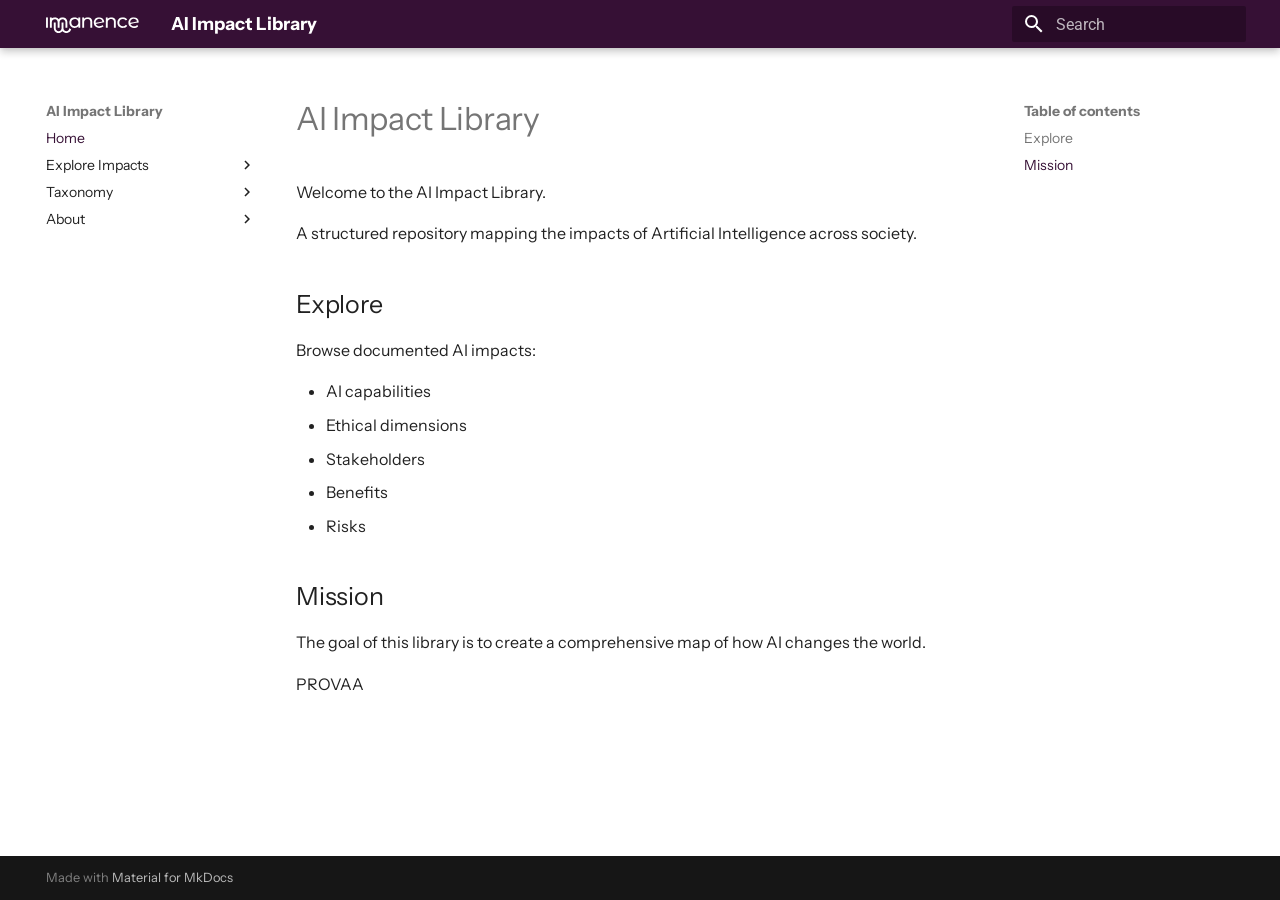
<file: site/index.html>
<!doctype html>
<html lang="en" class="no-js">
  <head>
    
      <meta charset="utf-8">
      <meta name="viewport" content="width=device-width,initial-scale=1">
      
      
      
      
      
        <link rel="next" href="about/">
      
      
        
      
      
      <link rel="icon" href="assets/images/favicon.png">
      <meta name="generator" content="mkdocs-1.6.1, mkdocs-material-9.7.7">
    
    
      
        <title>AI Impact Library</title>
      
    
    
      <link rel="stylesheet" href="assets/stylesheets/main.ec1eaa64.min.css">
      
      


    
    
      
    
    
      
        
        
        <link rel="preconnect" href="https://fonts.gstatic.com" crossorigin>
        <link rel="stylesheet" href="https://fonts.googleapis.com/css?family=Roboto:300,300i,400,400i,700,700i%7CRoboto+Mono:400,400i,700,700i&display=fallback">
        <style>:root{--md-text-font:"Roboto";--md-code-font:"Roboto Mono"}</style>
      
    
    
      <link rel="stylesheet" href="stylesheets/extra.css">
    
    <script>__md_scope=new URL(".",location),__md_hash=e=>[...e].reduce(((e,_)=>(e<<5)-e+_.charCodeAt(0)),0),__md_get=(e,_=localStorage,t=__md_scope)=>JSON.parse(_.getItem(t.pathname+"."+e)),__md_set=(e,_,t=localStorage,a=__md_scope)=>{try{t.setItem(a.pathname+"."+e,JSON.stringify(_))}catch(e){}}</script>
    
      

    
    
  </head>
  
  
    <body dir="ltr">
  
    
    <input class="md-toggle" data-md-toggle="drawer" type="checkbox" id="__drawer" autocomplete="off">
    <input class="md-toggle" data-md-toggle="search" type="checkbox" id="__search" autocomplete="off">
    <label class="md-overlay" for="__drawer"></label>
    <div data-md-component="skip">
      
        
        <a href="#ai-impact-library" class="md-skip">
          Skip to content
        </a>
      
    </div>
    <div data-md-component="announce">
      
    </div>
    
    
      

  

<header class="md-header md-header--shadow" data-md-component="header">
  <nav class="md-header__inner md-grid" aria-label="Header">
    <a href="." title="AI Impact Library" class="md-header__button md-logo" aria-label="AI Impact Library" data-md-component="logo">
      
  <img src="logofolder/Logo-Immanence-Vector.svg" alt="logo">

    </a>
    <label class="md-header__button md-icon" for="__drawer">
      
      <svg xmlns="http://www.w3.org/2000/svg" viewBox="0 0 24 24"><path d="M3 6h18v2H3zm0 5h18v2H3zm0 5h18v2H3z"/></svg>
    </label>
    <div class="md-header__title" data-md-component="header-title">
      <div class="md-header__ellipsis">
        <div class="md-header__topic">
          <span class="md-ellipsis">
            AI Impact Library
          </span>
        </div>
        <div class="md-header__topic" data-md-component="header-topic">
          <span class="md-ellipsis">
            
              Home
            
          </span>
        </div>
      </div>
    </div>
    
    
      <script>var palette=__md_get("__palette");if(palette&&palette.color){if("(prefers-color-scheme)"===palette.color.media){var media=matchMedia("(prefers-color-scheme: light)"),input=document.querySelector(media.matches?"[data-md-color-media='(prefers-color-scheme: light)']":"[data-md-color-media='(prefers-color-scheme: dark)']");palette.color.media=input.getAttribute("data-md-color-media"),palette.color.scheme=input.getAttribute("data-md-color-scheme"),palette.color.primary=input.getAttribute("data-md-color-primary"),palette.color.accent=input.getAttribute("data-md-color-accent")}for(var[key,value]of Object.entries(palette.color))document.body.setAttribute("data-md-color-"+key,value)}</script>
    
    
    
      
      
        <label class="md-header__button md-icon" for="__search">
          
          <svg xmlns="http://www.w3.org/2000/svg" viewBox="0 0 24 24"><path d="M9.5 3A6.5 6.5 0 0 1 16 9.5c0 1.61-.59 3.09-1.56 4.23l.27.27h.79l5 5-1.5 1.5-5-5v-.79l-.27-.27A6.52 6.52 0 0 1 9.5 16 6.5 6.5 0 0 1 3 9.5 6.5 6.5 0 0 1 9.5 3m0 2C7 5 5 7 5 9.5S7 14 9.5 14 14 12 14 9.5 12 5 9.5 5"/></svg>
        </label>
        <div class="md-search" data-md-component="search" role="dialog">
  <label class="md-search__overlay" for="__search"></label>
  <div class="md-search__inner" role="search">
    <form class="md-search__form" name="search">
      <input type="text" class="md-search__input" name="query" aria-label="Search" placeholder="Search" autocapitalize="off" autocorrect="off" autocomplete="off" spellcheck="false" data-md-component="search-query" required>
      <label class="md-search__icon md-icon" for="__search">
        
        <svg xmlns="http://www.w3.org/2000/svg" viewBox="0 0 24 24"><path d="M9.5 3A6.5 6.5 0 0 1 16 9.5c0 1.61-.59 3.09-1.56 4.23l.27.27h.79l5 5-1.5 1.5-5-5v-.79l-.27-.27A6.52 6.52 0 0 1 9.5 16 6.5 6.5 0 0 1 3 9.5 6.5 6.5 0 0 1 9.5 3m0 2C7 5 5 7 5 9.5S7 14 9.5 14 14 12 14 9.5 12 5 9.5 5"/></svg>
        
        <svg xmlns="http://www.w3.org/2000/svg" viewBox="0 0 24 24"><path d="M20 11v2H8l5.5 5.5-1.42 1.42L4.16 12l7.92-7.92L13.5 5.5 8 11z"/></svg>
      </label>
      <nav class="md-search__options" aria-label="Search">
        
        <button type="reset" class="md-search__icon md-icon" title="Clear" aria-label="Clear" tabindex="-1">
          
          <svg xmlns="http://www.w3.org/2000/svg" viewBox="0 0 24 24"><path d="M19 6.41 17.59 5 12 10.59 6.41 5 5 6.41 10.59 12 5 17.59 6.41 19 12 13.41 17.59 19 19 17.59 13.41 12z"/></svg>
        </button>
      </nav>
      
    </form>
    <div class="md-search__output">
      <div class="md-search__scrollwrap" tabindex="0" data-md-scrollfix>
        <div class="md-search-result" data-md-component="search-result">
          <div class="md-search-result__meta">
            Initializing search
          </div>
          <ol class="md-search-result__list" role="presentation"></ol>
        </div>
      </div>
    </div>
  </div>
</div>
      
    
    
  </nav>
  
</header>
    
    <div class="md-container" data-md-component="container">
      
      
        
          
        
      
      <main class="md-main" data-md-component="main">
        <div class="md-main__inner md-grid">
          
            
              
              <div class="md-sidebar md-sidebar--primary" data-md-component="sidebar" data-md-type="navigation" >
                <div class="md-sidebar__scrollwrap">
                  <div class="md-sidebar__inner">
                    



<nav class="md-nav md-nav--primary" aria-label="Navigation" data-md-level="0">
  <label class="md-nav__title" for="__drawer">
    <a href="." title="AI Impact Library" class="md-nav__button md-logo" aria-label="AI Impact Library" data-md-component="logo">
      
  <img src="logofolder/Logo-Immanence-Vector.svg" alt="logo">

    </a>
    AI Impact Library
  </label>
  
  <ul class="md-nav__list" data-md-scrollfix>
    
      
      
  
  
    
  
  
  
    <li class="md-nav__item md-nav__item--active">
      
      <input class="md-nav__toggle md-toggle" type="checkbox" id="__toc">
      
      
        
      
      
        <label class="md-nav__link md-nav__link--active" for="__toc">
          
  
  
  <span class="md-ellipsis">
    
  
    Home
  

    
  </span>
  
  

          <span class="md-nav__icon md-icon"></span>
        </label>
      
      <a href="." class="md-nav__link md-nav__link--active">
        
  
  
  <span class="md-ellipsis">
    
  
    Home
  

    
  </span>
  
  

      </a>
      
        

<nav class="md-nav md-nav--secondary" aria-label="Table of contents">
  
  
  
    
  
  
    <label class="md-nav__title" for="__toc">
      <span class="md-nav__icon md-icon"></span>
      Table of contents
    </label>
    <ul class="md-nav__list" data-md-component="toc" data-md-scrollfix>
      
        <li class="md-nav__item">
  <a href="#explore" class="md-nav__link">
    <span class="md-ellipsis">
      
        Explore
      
    </span>
  </a>
  
</li>
      
        <li class="md-nav__item">
  <a href="#mission" class="md-nav__link">
    <span class="md-ellipsis">
      
        Mission
      
    </span>
  </a>
  
</li>
      
    </ul>
  
</nav>
      
    </li>
  

    
      
      
  
  
  
  
    
    
    
    
    
    <li class="md-nav__item md-nav__item--nested">
      
        
        
        <input class="md-nav__toggle md-toggle " type="checkbox" id="__nav_2" >
        
          
          <label class="md-nav__link" for="__nav_2" id="__nav_2_label" tabindex="0">
            
  
  
  <span class="md-ellipsis">
    
  
    Explore Impacts
  

    
  </span>
  
  

            <span class="md-nav__icon md-icon"></span>
          </label>
        
        <nav class="md-nav" data-md-level="1" aria-labelledby="__nav_2_label" aria-expanded="false">
          <label class="md-nav__title" for="__nav_2">
            <span class="md-nav__icon md-icon"></span>
            
  
    Explore Impacts
  

          </label>
          <ul class="md-nav__list" data-md-scrollfix>
            
              
                
  
  
  
  
    <li class="md-nav__item">
      <a href="impacts/IMP-0001-ai-assisted-software-development.md" class="md-nav__link">
        
  
  
  <span class="md-ellipsis">
    
  
    AI-Assisted Software Development
  

    
  </span>
  
  

      </a>
    </li>
  

              
            
          </ul>
        </nav>
      
    </li>
  

    
      
      
  
  
  
  
    
    
    
    
    
    <li class="md-nav__item md-nav__item--nested">
      
        
        
        <input class="md-nav__toggle md-toggle " type="checkbox" id="__nav_3" >
        
          
          <label class="md-nav__link" for="__nav_3" id="__nav_3_label" tabindex="0">
            
  
  
  <span class="md-ellipsis">
    
  
    Taxonomy
  

    
  </span>
  
  

            <span class="md-nav__icon md-icon"></span>
          </label>
        
        <nav class="md-nav" data-md-level="1" aria-labelledby="__nav_3_label" aria-expanded="false">
          <label class="md-nav__title" for="__nav_3">
            <span class="md-nav__icon md-icon"></span>
            
  
    Taxonomy
  

          </label>
          <ul class="md-nav__list" data-md-scrollfix>
            
              
                
  
  
  
  
    <li class="md-nav__item">
      <a href="taxonomy/ai-capabilities.md" class="md-nav__link">
        
  
  
  <span class="md-ellipsis">
    
  
    AI Capabilities
  

    
  </span>
  
  

      </a>
    </li>
  

              
            
              
                
  
  
  
  
    <li class="md-nav__item">
      <a href="taxonomy/ethical-dimensions.md" class="md-nav__link">
        
  
  
  <span class="md-ellipsis">
    
  
    Ethical Dimensions
  

    
  </span>
  
  

      </a>
    </li>
  

              
            
              
                
  
  
  
  
    <li class="md-nav__item">
      <a href="taxonomy/polarity.md" class="md-nav__link">
        
  
  
  <span class="md-ellipsis">
    
  
    Polarity
  

    
  </span>
  
  

      </a>
    </li>
  

              
            
              
                
  
  
  
  
    <li class="md-nav__item">
      <a href="taxonomy/stakeholders.md" class="md-nav__link">
        
  
  
  <span class="md-ellipsis">
    
  
    Stakeholders
  

    
  </span>
  
  

      </a>
    </li>
  

              
            
              
                
  
  
  
  
    <li class="md-nav__item">
      <a href="taxonomy/time-horizon.md" class="md-nav__link">
        
  
  
  <span class="md-ellipsis">
    
  
    Time Horizon
  

    
  </span>
  
  

      </a>
    </li>
  

              
            
              
                
  
  
  
  
    <li class="md-nav__item">
      <a href="taxonomy/evidence-level.md" class="md-nav__link">
        
  
  
  <span class="md-ellipsis">
    
  
    Evidence Level
  

    
  </span>
  
  

      </a>
    </li>
  

              
            
              
                
  
  
  
  
    <li class="md-nav__item">
      <a href="taxonomy/confidence-level.md" class="md-nav__link">
        
  
  
  <span class="md-ellipsis">
    
  
    Confidence Level
  

    
  </span>
  
  

      </a>
    </li>
  

              
            
              
                
  
  
  
  
    <li class="md-nav__item">
      <a href="taxonomy/impact-severity.md" class="md-nav__link">
        
  
  
  <span class="md-ellipsis">
    
  
    Impact Severity
  

    
  </span>
  
  

      </a>
    </li>
  

              
            
              
                
  
  
  
  
    <li class="md-nav__item">
      <a href="taxonomy/adoption-level.md" class="md-nav__link">
        
  
  
  <span class="md-ellipsis">
    
  
    Adoption Level
  

    
  </span>
  
  

      </a>
    </li>
  

              
            
          </ul>
        </nav>
      
    </li>
  

    
      
      
  
  
  
  
    
    
    
    
    
    <li class="md-nav__item md-nav__item--nested">
      
        
        
        <input class="md-nav__toggle md-toggle " type="checkbox" id="__nav_4" >
        
          
          <label class="md-nav__link" for="__nav_4" id="__nav_4_label" tabindex="0">
            
  
  
  <span class="md-ellipsis">
    
  
    About
  

    
  </span>
  
  

            <span class="md-nav__icon md-icon"></span>
          </label>
        
        <nav class="md-nav" data-md-level="1" aria-labelledby="__nav_4_label" aria-expanded="false">
          <label class="md-nav__title" for="__nav_4">
            <span class="md-nav__icon md-icon"></span>
            
  
    About
  

          </label>
          <ul class="md-nav__list" data-md-scrollfix>
            
              
                
  
  
  
  
    <li class="md-nav__item">
      <a href="about/" class="md-nav__link">
        
  
  
  <span class="md-ellipsis">
    
  
    Project Overview
  

    
  </span>
  
  

      </a>
    </li>
  

              
            
          </ul>
        </nav>
      
    </li>
  

    
  </ul>
</nav>
                  </div>
                </div>
              </div>
            
            
              
              <div class="md-sidebar md-sidebar--secondary" data-md-component="sidebar" data-md-type="toc" >
                <div class="md-sidebar__scrollwrap">
                  <div class="md-sidebar__inner">
                    

<nav class="md-nav md-nav--secondary" aria-label="Table of contents">
  
  
  
    
  
  
    <label class="md-nav__title" for="__toc">
      <span class="md-nav__icon md-icon"></span>
      Table of contents
    </label>
    <ul class="md-nav__list" data-md-component="toc" data-md-scrollfix>
      
        <li class="md-nav__item">
  <a href="#explore" class="md-nav__link">
    <span class="md-ellipsis">
      
        Explore
      
    </span>
  </a>
  
</li>
      
        <li class="md-nav__item">
  <a href="#mission" class="md-nav__link">
    <span class="md-ellipsis">
      
        Mission
      
    </span>
  </a>
  
</li>
      
    </ul>
  
</nav>
                  </div>
                </div>
              </div>
            
          
          
            <div class="md-content" data-md-component="content">
              
              <article class="md-content__inner md-typeset">
                
                  



<h1 id="ai-impact-library">AI Impact Library</h1>
<p>Welcome to the AI Impact Library.</p>
<p>A structured repository mapping the impacts of Artificial Intelligence across society.</p>
<h2 id="explore">Explore</h2>
<p>Browse documented AI impacts:</p>
<ul>
<li>AI capabilities</li>
<li>Ethical dimensions</li>
<li>Stakeholders</li>
<li>Benefits</li>
<li>Risks</li>
</ul>
<h2 id="mission">Mission</h2>
<p>The goal of this library is to create a comprehensive map of how AI changes the world.</p>
<p>PROVAA</p>












                
              </article>
            </div>
          
          
<script>var target=document.getElementById(location.hash.slice(1));target&&target.name&&(target.checked=target.name.startsWith("__tabbed_"))</script>
        </div>
        
      </main>
      
        <footer class="md-footer">
  
  <div class="md-footer-meta md-typeset">
    <div class="md-footer-meta__inner md-grid">
      <div class="md-copyright">
  
  
    Made with
    <a href="https://squidfunk.github.io/mkdocs-material/" target="_blank" rel="noopener">
      Material for MkDocs
    </a>
  
</div>
      
    </div>
  </div>
</footer>
      
    </div>
    <div class="md-dialog" data-md-component="dialog">
      <div class="md-dialog__inner md-typeset"></div>
    </div>
    
    
    
      
      
      <script id="__config" type="application/json">{"annotate": null, "base": ".", "features": [], "search": "assets/javascripts/workers/search.2c215733.min.js", "tags": null, "translations": {"clipboard.copied": "Copied to clipboard", "clipboard.copy": "Copy to clipboard", "search.result.more.one": "1 more on this page", "search.result.more.other": "# more on this page", "search.result.none": "No matching documents", "search.result.one": "1 matching document", "search.result.other": "# matching documents", "search.result.placeholder": "Type to start searching", "search.result.term.missing": "Missing", "select.version": "Select version"}, "version": null}</script>
    
    
      <script src="assets/javascripts/bundle.d7400e89.min.js"></script>
      
    
  </body>
</html>
</file>
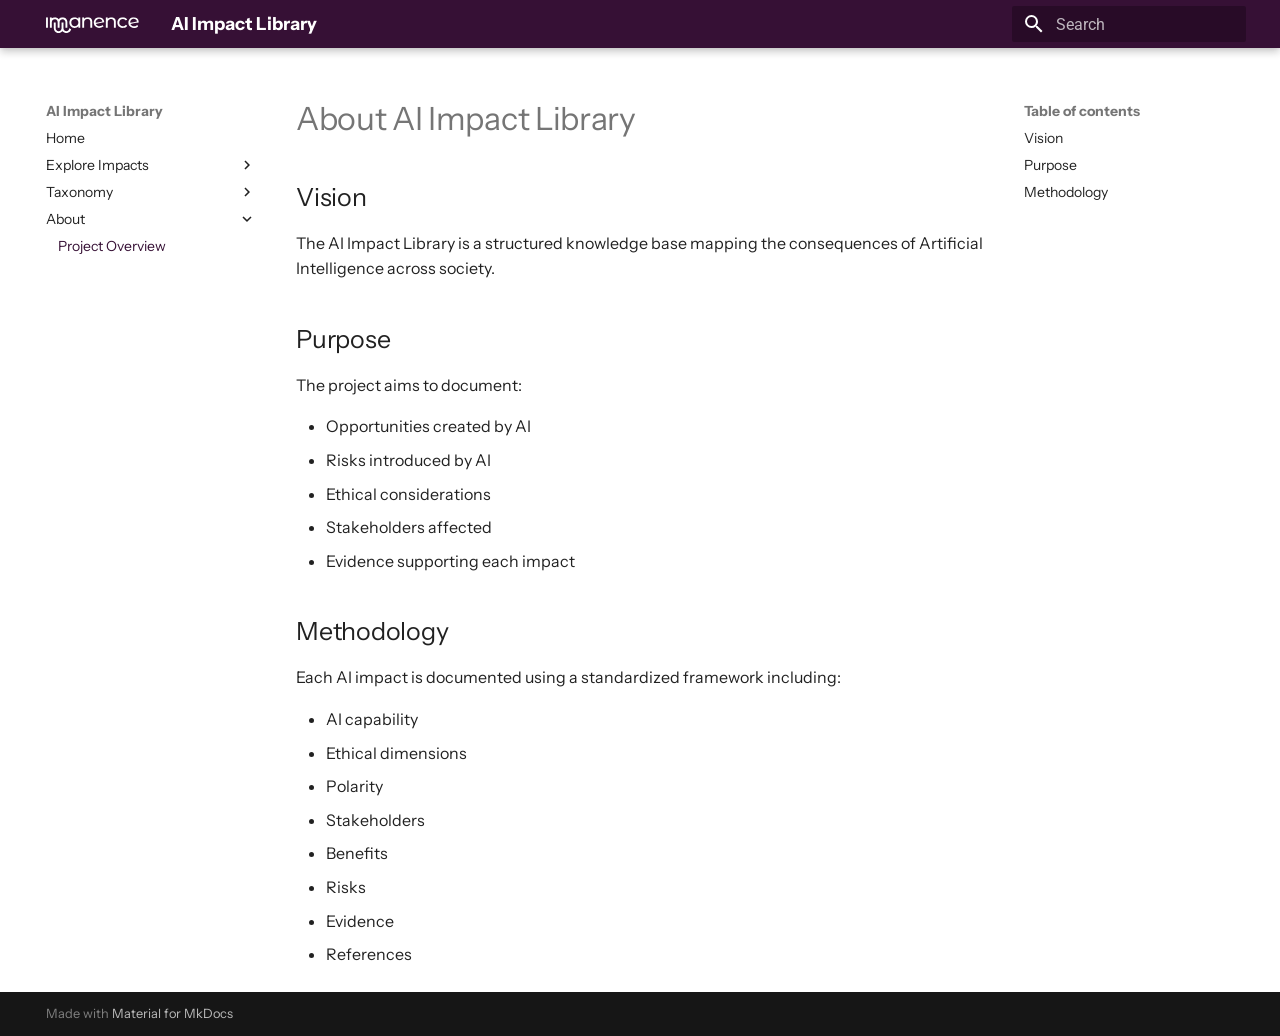
<file: site/about/index.html>
<!doctype html>
<html lang="en" class="no-js">
  <head>
    
      <meta charset="utf-8">
      <meta name="viewport" content="width=device-width,initial-scale=1">
      
      
      
      
        <link rel="prev" href="..">
      
      
      
        
      
      
      <link rel="icon" href="../assets/images/favicon.png">
      <meta name="generator" content="mkdocs-1.6.1, mkdocs-material-9.7.7">
    
    
      
        <title>Project Overview - AI Impact Library</title>
      
    
    
      <link rel="stylesheet" href="../assets/stylesheets/main.ec1eaa64.min.css">
      
      


    
    
      
    
    
      
        
        
        <link rel="preconnect" href="https://fonts.gstatic.com" crossorigin>
        <link rel="stylesheet" href="https://fonts.googleapis.com/css?family=Roboto:300,300i,400,400i,700,700i%7CRoboto+Mono:400,400i,700,700i&display=fallback">
        <style>:root{--md-text-font:"Roboto";--md-code-font:"Roboto Mono"}</style>
      
    
    
      <link rel="stylesheet" href="../stylesheets/extra.css">
    
    <script>__md_scope=new URL("..",location),__md_hash=e=>[...e].reduce(((e,_)=>(e<<5)-e+_.charCodeAt(0)),0),__md_get=(e,_=localStorage,t=__md_scope)=>JSON.parse(_.getItem(t.pathname+"."+e)),__md_set=(e,_,t=localStorage,a=__md_scope)=>{try{t.setItem(a.pathname+"."+e,JSON.stringify(_))}catch(e){}}</script>
    
      

    
    
  </head>
  
  
    <body dir="ltr">
  
    
    <input class="md-toggle" data-md-toggle="drawer" type="checkbox" id="__drawer" autocomplete="off">
    <input class="md-toggle" data-md-toggle="search" type="checkbox" id="__search" autocomplete="off">
    <label class="md-overlay" for="__drawer"></label>
    <div data-md-component="skip">
      
        
        <a href="#about-ai-impact-library" class="md-skip">
          Skip to content
        </a>
      
    </div>
    <div data-md-component="announce">
      
    </div>
    
    
      

  

<header class="md-header md-header--shadow" data-md-component="header">
  <nav class="md-header__inner md-grid" aria-label="Header">
    <a href=".." title="AI Impact Library" class="md-header__button md-logo" aria-label="AI Impact Library" data-md-component="logo">
      
  <img src="../logofolder/Logo-Immanence-Vector.svg" alt="logo">

    </a>
    <label class="md-header__button md-icon" for="__drawer">
      
      <svg xmlns="http://www.w3.org/2000/svg" viewBox="0 0 24 24"><path d="M3 6h18v2H3zm0 5h18v2H3zm0 5h18v2H3z"/></svg>
    </label>
    <div class="md-header__title" data-md-component="header-title">
      <div class="md-header__ellipsis">
        <div class="md-header__topic">
          <span class="md-ellipsis">
            AI Impact Library
          </span>
        </div>
        <div class="md-header__topic" data-md-component="header-topic">
          <span class="md-ellipsis">
            
              Project Overview
            
          </span>
        </div>
      </div>
    </div>
    
    
      <script>var palette=__md_get("__palette");if(palette&&palette.color){if("(prefers-color-scheme)"===palette.color.media){var media=matchMedia("(prefers-color-scheme: light)"),input=document.querySelector(media.matches?"[data-md-color-media='(prefers-color-scheme: light)']":"[data-md-color-media='(prefers-color-scheme: dark)']");palette.color.media=input.getAttribute("data-md-color-media"),palette.color.scheme=input.getAttribute("data-md-color-scheme"),palette.color.primary=input.getAttribute("data-md-color-primary"),palette.color.accent=input.getAttribute("data-md-color-accent")}for(var[key,value]of Object.entries(palette.color))document.body.setAttribute("data-md-color-"+key,value)}</script>
    
    
    
      
      
        <label class="md-header__button md-icon" for="__search">
          
          <svg xmlns="http://www.w3.org/2000/svg" viewBox="0 0 24 24"><path d="M9.5 3A6.5 6.5 0 0 1 16 9.5c0 1.61-.59 3.09-1.56 4.23l.27.27h.79l5 5-1.5 1.5-5-5v-.79l-.27-.27A6.52 6.52 0 0 1 9.5 16 6.5 6.5 0 0 1 3 9.5 6.5 6.5 0 0 1 9.5 3m0 2C7 5 5 7 5 9.5S7 14 9.5 14 14 12 14 9.5 12 5 9.5 5"/></svg>
        </label>
        <div class="md-search" data-md-component="search" role="dialog">
  <label class="md-search__overlay" for="__search"></label>
  <div class="md-search__inner" role="search">
    <form class="md-search__form" name="search">
      <input type="text" class="md-search__input" name="query" aria-label="Search" placeholder="Search" autocapitalize="off" autocorrect="off" autocomplete="off" spellcheck="false" data-md-component="search-query" required>
      <label class="md-search__icon md-icon" for="__search">
        
        <svg xmlns="http://www.w3.org/2000/svg" viewBox="0 0 24 24"><path d="M9.5 3A6.5 6.5 0 0 1 16 9.5c0 1.61-.59 3.09-1.56 4.23l.27.27h.79l5 5-1.5 1.5-5-5v-.79l-.27-.27A6.52 6.52 0 0 1 9.5 16 6.5 6.5 0 0 1 3 9.5 6.5 6.5 0 0 1 9.5 3m0 2C7 5 5 7 5 9.5S7 14 9.5 14 14 12 14 9.5 12 5 9.5 5"/></svg>
        
        <svg xmlns="http://www.w3.org/2000/svg" viewBox="0 0 24 24"><path d="M20 11v2H8l5.5 5.5-1.42 1.42L4.16 12l7.92-7.92L13.5 5.5 8 11z"/></svg>
      </label>
      <nav class="md-search__options" aria-label="Search">
        
        <button type="reset" class="md-search__icon md-icon" title="Clear" aria-label="Clear" tabindex="-1">
          
          <svg xmlns="http://www.w3.org/2000/svg" viewBox="0 0 24 24"><path d="M19 6.41 17.59 5 12 10.59 6.41 5 5 6.41 10.59 12 5 17.59 6.41 19 12 13.41 17.59 19 19 17.59 13.41 12z"/></svg>
        </button>
      </nav>
      
    </form>
    <div class="md-search__output">
      <div class="md-search__scrollwrap" tabindex="0" data-md-scrollfix>
        <div class="md-search-result" data-md-component="search-result">
          <div class="md-search-result__meta">
            Initializing search
          </div>
          <ol class="md-search-result__list" role="presentation"></ol>
        </div>
      </div>
    </div>
  </div>
</div>
      
    
    
  </nav>
  
</header>
    
    <div class="md-container" data-md-component="container">
      
      
        
          
        
      
      <main class="md-main" data-md-component="main">
        <div class="md-main__inner md-grid">
          
            
              
              <div class="md-sidebar md-sidebar--primary" data-md-component="sidebar" data-md-type="navigation" >
                <div class="md-sidebar__scrollwrap">
                  <div class="md-sidebar__inner">
                    



<nav class="md-nav md-nav--primary" aria-label="Navigation" data-md-level="0">
  <label class="md-nav__title" for="__drawer">
    <a href=".." title="AI Impact Library" class="md-nav__button md-logo" aria-label="AI Impact Library" data-md-component="logo">
      
  <img src="../logofolder/Logo-Immanence-Vector.svg" alt="logo">

    </a>
    AI Impact Library
  </label>
  
  <ul class="md-nav__list" data-md-scrollfix>
    
      
      
  
  
  
  
    <li class="md-nav__item">
      <a href=".." class="md-nav__link">
        
  
  
  <span class="md-ellipsis">
    
  
    Home
  

    
  </span>
  
  

      </a>
    </li>
  

    
      
      
  
  
  
  
    
    
    
    
    
    <li class="md-nav__item md-nav__item--nested">
      
        
        
        <input class="md-nav__toggle md-toggle " type="checkbox" id="__nav_2" >
        
          
          <label class="md-nav__link" for="__nav_2" id="__nav_2_label" tabindex="0">
            
  
  
  <span class="md-ellipsis">
    
  
    Explore Impacts
  

    
  </span>
  
  

            <span class="md-nav__icon md-icon"></span>
          </label>
        
        <nav class="md-nav" data-md-level="1" aria-labelledby="__nav_2_label" aria-expanded="false">
          <label class="md-nav__title" for="__nav_2">
            <span class="md-nav__icon md-icon"></span>
            
  
    Explore Impacts
  

          </label>
          <ul class="md-nav__list" data-md-scrollfix>
            
              
                
  
  
  
  
    <li class="md-nav__item">
      <a href="../impacts/IMP-0001-ai-assisted-software-development.md" class="md-nav__link">
        
  
  
  <span class="md-ellipsis">
    
  
    AI-Assisted Software Development
  

    
  </span>
  
  

      </a>
    </li>
  

              
            
          </ul>
        </nav>
      
    </li>
  

    
      
      
  
  
  
  
    
    
    
    
    
    <li class="md-nav__item md-nav__item--nested">
      
        
        
        <input class="md-nav__toggle md-toggle " type="checkbox" id="__nav_3" >
        
          
          <label class="md-nav__link" for="__nav_3" id="__nav_3_label" tabindex="0">
            
  
  
  <span class="md-ellipsis">
    
  
    Taxonomy
  

    
  </span>
  
  

            <span class="md-nav__icon md-icon"></span>
          </label>
        
        <nav class="md-nav" data-md-level="1" aria-labelledby="__nav_3_label" aria-expanded="false">
          <label class="md-nav__title" for="__nav_3">
            <span class="md-nav__icon md-icon"></span>
            
  
    Taxonomy
  

          </label>
          <ul class="md-nav__list" data-md-scrollfix>
            
              
                
  
  
  
  
    <li class="md-nav__item">
      <a href="../taxonomy/ai-capabilities.md" class="md-nav__link">
        
  
  
  <span class="md-ellipsis">
    
  
    AI Capabilities
  

    
  </span>
  
  

      </a>
    </li>
  

              
            
              
                
  
  
  
  
    <li class="md-nav__item">
      <a href="../taxonomy/ethical-dimensions.md" class="md-nav__link">
        
  
  
  <span class="md-ellipsis">
    
  
    Ethical Dimensions
  

    
  </span>
  
  

      </a>
    </li>
  

              
            
              
                
  
  
  
  
    <li class="md-nav__item">
      <a href="../taxonomy/polarity.md" class="md-nav__link">
        
  
  
  <span class="md-ellipsis">
    
  
    Polarity
  

    
  </span>
  
  

      </a>
    </li>
  

              
            
              
                
  
  
  
  
    <li class="md-nav__item">
      <a href="../taxonomy/stakeholders.md" class="md-nav__link">
        
  
  
  <span class="md-ellipsis">
    
  
    Stakeholders
  

    
  </span>
  
  

      </a>
    </li>
  

              
            
              
                
  
  
  
  
    <li class="md-nav__item">
      <a href="../taxonomy/time-horizon.md" class="md-nav__link">
        
  
  
  <span class="md-ellipsis">
    
  
    Time Horizon
  

    
  </span>
  
  

      </a>
    </li>
  

              
            
              
                
  
  
  
  
    <li class="md-nav__item">
      <a href="../taxonomy/evidence-level.md" class="md-nav__link">
        
  
  
  <span class="md-ellipsis">
    
  
    Evidence Level
  

    
  </span>
  
  

      </a>
    </li>
  

              
            
              
                
  
  
  
  
    <li class="md-nav__item">
      <a href="../taxonomy/confidence-level.md" class="md-nav__link">
        
  
  
  <span class="md-ellipsis">
    
  
    Confidence Level
  

    
  </span>
  
  

      </a>
    </li>
  

              
            
              
                
  
  
  
  
    <li class="md-nav__item">
      <a href="../taxonomy/impact-severity.md" class="md-nav__link">
        
  
  
  <span class="md-ellipsis">
    
  
    Impact Severity
  

    
  </span>
  
  

      </a>
    </li>
  

              
            
              
                
  
  
  
  
    <li class="md-nav__item">
      <a href="../taxonomy/adoption-level.md" class="md-nav__link">
        
  
  
  <span class="md-ellipsis">
    
  
    Adoption Level
  

    
  </span>
  
  

      </a>
    </li>
  

              
            
          </ul>
        </nav>
      
    </li>
  

    
      
      
  
  
    
  
  
  
    
    
    
    
    
    <li class="md-nav__item md-nav__item--active md-nav__item--nested">
      
        
        
        <input class="md-nav__toggle md-toggle " type="checkbox" id="__nav_4" checked>
        
          
          <label class="md-nav__link" for="__nav_4" id="__nav_4_label" tabindex="0">
            
  
  
  <span class="md-ellipsis">
    
  
    About
  

    
  </span>
  
  

            <span class="md-nav__icon md-icon"></span>
          </label>
        
        <nav class="md-nav" data-md-level="1" aria-labelledby="__nav_4_label" aria-expanded="true">
          <label class="md-nav__title" for="__nav_4">
            <span class="md-nav__icon md-icon"></span>
            
  
    About
  

          </label>
          <ul class="md-nav__list" data-md-scrollfix>
            
              
                
  
  
    
  
  
  
    <li class="md-nav__item md-nav__item--active">
      
      <input class="md-nav__toggle md-toggle" type="checkbox" id="__toc">
      
      
        
      
      
        <label class="md-nav__link md-nav__link--active" for="__toc">
          
  
  
  <span class="md-ellipsis">
    
  
    Project Overview
  

    
  </span>
  
  

          <span class="md-nav__icon md-icon"></span>
        </label>
      
      <a href="./" class="md-nav__link md-nav__link--active">
        
  
  
  <span class="md-ellipsis">
    
  
    Project Overview
  

    
  </span>
  
  

      </a>
      
        

<nav class="md-nav md-nav--secondary" aria-label="Table of contents">
  
  
  
    
  
  
    <label class="md-nav__title" for="__toc">
      <span class="md-nav__icon md-icon"></span>
      Table of contents
    </label>
    <ul class="md-nav__list" data-md-component="toc" data-md-scrollfix>
      
        <li class="md-nav__item">
  <a href="#vision" class="md-nav__link">
    <span class="md-ellipsis">
      
        Vision
      
    </span>
  </a>
  
</li>
      
        <li class="md-nav__item">
  <a href="#purpose" class="md-nav__link">
    <span class="md-ellipsis">
      
        Purpose
      
    </span>
  </a>
  
</li>
      
        <li class="md-nav__item">
  <a href="#methodology" class="md-nav__link">
    <span class="md-ellipsis">
      
        Methodology
      
    </span>
  </a>
  
</li>
      
    </ul>
  
</nav>
      
    </li>
  

              
            
          </ul>
        </nav>
      
    </li>
  

    
  </ul>
</nav>
                  </div>
                </div>
              </div>
            
            
              
              <div class="md-sidebar md-sidebar--secondary" data-md-component="sidebar" data-md-type="toc" >
                <div class="md-sidebar__scrollwrap">
                  <div class="md-sidebar__inner">
                    

<nav class="md-nav md-nav--secondary" aria-label="Table of contents">
  
  
  
    
  
  
    <label class="md-nav__title" for="__toc">
      <span class="md-nav__icon md-icon"></span>
      Table of contents
    </label>
    <ul class="md-nav__list" data-md-component="toc" data-md-scrollfix>
      
        <li class="md-nav__item">
  <a href="#vision" class="md-nav__link">
    <span class="md-ellipsis">
      
        Vision
      
    </span>
  </a>
  
</li>
      
        <li class="md-nav__item">
  <a href="#purpose" class="md-nav__link">
    <span class="md-ellipsis">
      
        Purpose
      
    </span>
  </a>
  
</li>
      
        <li class="md-nav__item">
  <a href="#methodology" class="md-nav__link">
    <span class="md-ellipsis">
      
        Methodology
      
    </span>
  </a>
  
</li>
      
    </ul>
  
</nav>
                  </div>
                </div>
              </div>
            
          
          
            <div class="md-content" data-md-component="content">
              
              <article class="md-content__inner md-typeset">
                
                  



<h1 id="about-ai-impact-library">About AI Impact Library</h1>
<h2 id="vision">Vision</h2>
<p>The AI Impact Library is a structured knowledge base mapping the consequences of Artificial Intelligence across society.</p>
<h2 id="purpose">Purpose</h2>
<p>The project aims to document:</p>
<ul>
<li>Opportunities created by AI</li>
<li>Risks introduced by AI</li>
<li>Ethical considerations</li>
<li>Stakeholders affected</li>
<li>Evidence supporting each impact</li>
</ul>
<h2 id="methodology">Methodology</h2>
<p>Each AI impact is documented using a standardized framework including:</p>
<ul>
<li>AI capability</li>
<li>Ethical dimensions</li>
<li>Polarity</li>
<li>Stakeholders</li>
<li>Benefits</li>
<li>Risks</li>
<li>Evidence</li>
<li>References</li>
</ul>












                
              </article>
            </div>
          
          
<script>var target=document.getElementById(location.hash.slice(1));target&&target.name&&(target.checked=target.name.startsWith("__tabbed_"))</script>
        </div>
        
      </main>
      
        <footer class="md-footer">
  
  <div class="md-footer-meta md-typeset">
    <div class="md-footer-meta__inner md-grid">
      <div class="md-copyright">
  
  
    Made with
    <a href="https://squidfunk.github.io/mkdocs-material/" target="_blank" rel="noopener">
      Material for MkDocs
    </a>
  
</div>
      
    </div>
  </div>
</footer>
      
    </div>
    <div class="md-dialog" data-md-component="dialog">
      <div class="md-dialog__inner md-typeset"></div>
    </div>
    
    
    
      
      
      <script id="__config" type="application/json">{"annotate": null, "base": "..", "features": [], "search": "../assets/javascripts/workers/search.2c215733.min.js", "tags": null, "translations": {"clipboard.copied": "Copied to clipboard", "clipboard.copy": "Copy to clipboard", "search.result.more.one": "1 more on this page", "search.result.more.other": "# more on this page", "search.result.none": "No matching documents", "search.result.one": "1 matching document", "search.result.other": "# matching documents", "search.result.placeholder": "Type to start searching", "search.result.term.missing": "Missing", "select.version": "Select version"}, "version": null}</script>
    
    
      <script src="../assets/javascripts/bundle.d7400e89.min.js"></script>
      
    
  </body>
</html>
</file>
<file: site/stylesheets/extra.css>
@import url('https://fonts.googleapis.com/css2?family=Instrument+Sans:wght@400;500;600;700&display=swap');

:root {
  --md-primary-fg-color: #361035;
}

body {
  font-family: "Instrument Sans", sans-serif;
}
</file>
<file: site/assets/stylesheets/main.ec1eaa64.min.css>
@charset "UTF-8";html{-webkit-text-size-adjust:none;-moz-text-size-adjust:none;text-size-adjust:none;box-sizing:border-box}*,:after,:before{box-sizing:inherit}@media (prefers-reduced-motion){*,:after,:before{transition:none!important}}body{margin:0}a,button,input,label{-webkit-tap-highlight-color:transparent}a{color:inherit;text-decoration:none}hr{border:0;box-sizing:initial;display:block;height:.05rem;overflow:visible;padding:0}small{font-size:80%}sub,sup{line-height:1em}img{border-style:none}table{border-collapse:initial;border-spacing:0}td,th{font-weight:400;vertical-align:top}button{background:#0000;border:0;font-family:inherit;font-size:inherit;margin:0;padding:0}input{border:0;outline:none}:root{--md-primary-fg-color:#4051b5;--md-primary-fg-color--light:#5d6cc0;--md-primary-fg-color--dark:#303fa1;--md-primary-bg-color:#fff;--md-primary-bg-color--light:#ffffffb3;--md-accent-fg-color:#526cfe;--md-accent-fg-color--transparent:#526cfe1a;--md-accent-bg-color:#fff;--md-accent-bg-color--light:#ffffffb3}[data-md-color-scheme=default]{color-scheme:light}[data-md-color-scheme=default] img[src$="#gh-dark-mode-only"],[data-md-color-scheme=default] img[src$="#only-dark"]{display:none}:root,[data-md-color-scheme=default]{--md-hue:225deg;--md-default-fg-color:#000000de;--md-default-fg-color--light:#0000008a;--md-default-fg-color--lighter:#00000052;--md-default-fg-color--lightest:#00000012;--md-default-bg-color:#fff;--md-default-bg-color--light:#ffffffb3;--md-default-bg-color--lighter:#ffffff4d;--md-default-bg-color--lightest:#ffffff1f;--md-code-fg-color:#36464e;--md-code-bg-color:#f5f5f5;--md-code-bg-color--light:#f5f5f5b3;--md-code-bg-color--lighter:#f5f5f54d;--md-code-hl-color:#4287ff;--md-code-hl-color--light:#4287ff1a;--md-code-hl-number-color:#d52a2a;--md-code-hl-special-color:#db1457;--md-code-hl-function-color:#a846b9;--md-code-hl-constant-color:#6e59d9;--md-code-hl-keyword-color:#3f6ec6;--md-code-hl-string-color:#1c7d4d;--md-code-hl-name-color:var(--md-code-fg-color);--md-code-hl-operator-color:var(--md-default-fg-color--light);--md-code-hl-punctuation-color:var(--md-default-fg-color--light);--md-code-hl-comment-color:var(--md-default-fg-color--light);--md-code-hl-generic-color:var(--md-default-fg-color--light);--md-code-hl-variable-color:var(--md-default-fg-color--light);--md-typeset-color:var(--md-default-fg-color);--md-typeset-a-color:var(--md-primary-fg-color);--md-typeset-del-color:#f5503d26;--md-typeset-ins-color:#0bd57026;--md-typeset-kbd-color:#fafafa;--md-typeset-kbd-accent-color:#fff;--md-typeset-kbd-border-color:#b8b8b8;--md-typeset-mark-color:#ffff0080;--md-typeset-table-color:#0000001f;--md-typeset-table-color--light:rgba(0,0,0,.035);--md-admonition-fg-color:var(--md-default-fg-color);--md-admonition-bg-color:var(--md-default-bg-color);--md-warning-fg-color:#000000de;--md-warning-bg-color:#ff9;--md-footer-fg-color:#fff;--md-footer-fg-color--light:#ffffffb3;--md-footer-fg-color--lighter:#ffffff73;--md-footer-bg-color:#000000de;--md-footer-bg-color--dark:#00000052;--md-shadow-z1:0 0.2rem 0.5rem #0000000d,0 0 0.05rem #0000001a;--md-shadow-z2:0 0.2rem 0.5rem #0000001a,0 0 0.05rem #00000040;--md-shadow-z3:0 0.2rem 0.5rem #0003,0 0 0.05rem #00000059}.md-icon svg{fill:currentcolor;display:block;height:1.2rem;width:1.2rem}body{-webkit-font-smoothing:antialiased;-moz-osx-font-smoothing:grayscale;--md-text-font-family:var(--md-text-font,_),-apple-system,BlinkMacSystemFont,Helvetica,Arial,sans-serif;--md-code-font-family:var(--md-code-font,_),SFMono-Regular,Consolas,Menlo,monospace}aside,body,input{font-feature-settings:"kern","liga";color:var(--md-typeset-color);font-family:var(--md-text-font-family)}code,kbd,pre{font-feature-settings:"kern";font-family:var(--md-code-font-family)}:root{--md-typeset-table-sort-icon:url('data:image/svg+xml;charset=utf-8,<svg xmlns="http://www.w3.org/2000/svg" viewBox="0 0 24 24"><path d="m18 21-4-4h3V7h-3l4-4 4 4h-3v10h3M2 19v-2h10v2M2 13v-2h7v2M2 7V5h4v2z"/></svg>');--md-typeset-table-sort-icon--asc:url('data:image/svg+xml;charset=utf-8,<svg xmlns="http://www.w3.org/2000/svg" viewBox="0 0 24 24"><path d="M19 17h3l-4 4-4-4h3V3h2M2 17h10v2H2M6 5v2H2V5m0 6h7v2H2z"/></svg>');--md-typeset-table-sort-icon--desc:url('data:image/svg+xml;charset=utf-8,<svg xmlns="http://www.w3.org/2000/svg" viewBox="0 0 24 24"><path d="M19 7h3l-4-4-4 4h3v14h2M2 17h10v2H2M6 5v2H2V5m0 6h7v2H2z"/></svg>')}.md-typeset{-webkit-print-color-adjust:exact;color-adjust:exact;font-size:.8rem;line-height:1.6;overflow-wrap:break-word}@media print{.md-typeset{font-size:.68rem}}.md-typeset blockquote,.md-typeset dl,.md-typeset figure,.md-typeset ol,.md-typeset pre,.md-typeset ul{margin-bottom:1em;margin-top:1em}.md-typeset h1{color:var(--md-default-fg-color--light);font-size:2em;line-height:1.3;margin:0 0 1.25em}.md-typeset h1,.md-typeset h2{font-weight:300;letter-spacing:-.01em}.md-typeset h2{font-size:1.5625em;line-height:1.4;margin:1.6em 0 .64em}.md-typeset h3{font-size:1.25em;font-weight:400;letter-spacing:-.01em;line-height:1.5;margin:1.6em 0 .8em}.md-typeset h2+h3{margin-top:.8em}.md-typeset h4{font-weight:700;letter-spacing:-.01em;margin:1em 0}.md-typeset h5,.md-typeset h6{color:var(--md-default-fg-color--light);font-size:.8em;font-weight:700;letter-spacing:-.01em;margin:1.25em 0}.md-typeset h5{text-transform:uppercase}.md-typeset h5 code{text-transform:none}.md-typeset hr{border-bottom:.05rem solid var(--md-default-fg-color--lightest);display:flow-root;margin:1.5em 0}.md-typeset a{color:var(--md-typeset-a-color);word-break:break-word}.md-typeset a,.md-typeset a:before{transition:color 125ms}.md-typeset a:focus,.md-typeset a:hover{color:var(--md-accent-fg-color)}.md-typeset a:focus code,.md-typeset a:hover code{background-color:var(--md-accent-fg-color--transparent);color:var(--md-accent-fg-color)}.md-typeset a code{color:var(--md-typeset-a-color)}.md-typeset a.focus-visible{outline-color:var(--md-accent-fg-color);outline-offset:.2rem}.md-typeset code,.md-typeset kbd,.md-typeset pre{color:var(--md-code-fg-color);direction:ltr;font-variant-ligatures:none;transition:background-color 125ms}@media print{.md-typeset code,.md-typeset kbd,.md-typeset pre{white-space:pre-wrap}}.md-typeset code{background-color:var(--md-code-bg-color);border-radius:.1rem;-webkit-box-decoration-break:clone;box-decoration-break:clone;font-size:.85em;padding:0 .2941176471em;transition:color 125ms,background-color 125ms;word-break:break-word}.md-typeset code:not(.focus-visible){-webkit-tap-highlight-color:transparent;outline:none}.md-typeset pre{display:flow-root;line-height:1.4;position:relative}.md-typeset pre>code{-webkit-box-decoration-break:slice;box-decoration-break:slice;box-shadow:none;display:block;margin:0;outline-color:var(--md-accent-fg-color);overflow:auto;padding:.7720588235em 1.1764705882em;scrollbar-color:var(--md-default-fg-color--lighter) #0000;scrollbar-width:thin;touch-action:auto;word-break:normal}.md-typeset pre>code:hover{scrollbar-color:var(--md-accent-fg-color) #0000}.md-typeset pre>code::-webkit-scrollbar{height:.2rem;width:.2rem}.md-typeset pre>code::-webkit-scrollbar-thumb{background-color:var(--md-default-fg-color--lighter)}.md-typeset pre>code::-webkit-scrollbar-thumb:hover{background-color:var(--md-accent-fg-color)}.md-typeset kbd{background-color:var(--md-typeset-kbd-color);border-radius:.1rem;box-shadow:0 .1rem 0 .05rem var(--md-typeset-kbd-border-color),0 .1rem 0 var(--md-typeset-kbd-border-color),0 -.1rem .2rem var(--md-typeset-kbd-accent-color) inset;color:var(--md-default-fg-color);display:inline-block;font-size:.75em;padding:0 .6666666667em;vertical-align:text-top;word-break:break-word}.md-typeset mark{background-color:var(--md-typeset-mark-color);-webkit-box-decoration-break:clone;box-decoration-break:clone;color:inherit;word-break:break-word}.md-typeset abbr{cursor:help;text-decoration:none}.md-typeset [data-preview],.md-typeset abbr{border-bottom:.05rem dotted var(--md-default-fg-color--light)}.md-typeset small{opacity:.75}[dir=ltr] .md-typeset sub,[dir=ltr] .md-typeset sup{margin-left:.078125em}[dir=rtl] .md-typeset sub,[dir=rtl] .md-typeset sup{margin-right:.078125em}[dir=ltr] .md-typeset blockquote{padding-left:.6rem}[dir=rtl] .md-typeset blockquote{padding-right:.6rem}[dir=ltr] .md-typeset blockquote{border-left:.2rem solid var(--md-default-fg-color--lighter)}[dir=rtl] .md-typeset blockquote{border-right:.2rem solid var(--md-default-fg-color--lighter)}.md-typeset blockquote{color:var(--md-default-fg-color--light);margin-left:0;margin-right:0}.md-typeset ul{list-style-type:disc}.md-typeset ul[type]{list-style-type:revert-layer}[dir=ltr] .md-typeset ol,[dir=ltr] .md-typeset ul{margin-left:.625em}[dir=rtl] .md-typeset ol,[dir=rtl] .md-typeset ul{margin-right:.625em}.md-typeset ol,.md-typeset ul{padding:0}.md-typeset ol:not([hidden]),.md-typeset ul:not([hidden]){display:flow-root}.md-typeset ol ol,.md-typeset ul ol{list-style-type:lower-alpha}.md-typeset ol ol ol,.md-typeset ul ol ol{list-style-type:lower-roman}.md-typeset ol ol ol ol,.md-typeset ul ol ol ol{list-style-type:upper-alpha}.md-typeset ol ol ol ol ol,.md-typeset ul ol ol ol ol{list-style-type:upper-roman}.md-typeset ol[type],.md-typeset ul[type]{list-style-type:revert-layer}[dir=ltr] .md-typeset ol li,[dir=ltr] .md-typeset ul li{margin-left:1.25em}[dir=rtl] .md-typeset ol li,[dir=rtl] .md-typeset ul li{margin-right:1.25em}.md-typeset ol li,.md-typeset ul li{margin-bottom:.5em}.md-typeset ol li blockquote,.md-typeset ol li p,.md-typeset ul li blockquote,.md-typeset ul li p{margin:.5em 0}.md-typeset ol li:last-child,.md-typeset ul li:last-child{margin-bottom:0}[dir=ltr] .md-typeset ol li ol,[dir=ltr] .md-typeset ol li ul,[dir=ltr] .md-typeset ul li ol,[dir=ltr] .md-typeset ul li ul{margin-left:.625em}[dir=rtl] .md-typeset ol li ol,[dir=rtl] .md-typeset ol li ul,[dir=rtl] .md-typeset ul li ol,[dir=rtl] .md-typeset ul li ul{margin-right:.625em}.md-typeset ol li ol,.md-typeset ol li ul,.md-typeset ul li ol,.md-typeset ul li ul{margin-bottom:.5em;margin-top:.5em}[dir=ltr] .md-typeset dd{margin-left:1.875em}[dir=rtl] .md-typeset dd{margin-right:1.875em}.md-typeset dd{margin-bottom:1.5em;margin-top:1em}.md-typeset img,.md-typeset svg,.md-typeset video{height:auto;max-width:100%}.md-typeset img[align=left]{margin:1em 1em 1em 0}.md-typeset img[align=right]{margin:1em 0 1em 1em}.md-typeset img[align]:only-child{margin-top:0}.md-typeset figure{display:flow-root;margin:1em auto;max-width:100%;text-align:center;width:fit-content}.md-typeset figure img{display:block;margin:0 auto}.md-typeset figcaption{font-style:italic;margin:1em auto;max-width:24rem}.md-typeset iframe{max-width:100%}.md-typeset table:not([class]){background-color:var(--md-default-bg-color);border:.05rem solid var(--md-typeset-table-color);border-radius:.1rem;display:inline-block;font-size:.64rem;max-width:100%;overflow:auto;touch-action:auto}@media print{.md-typeset table:not([class]){display:table}}.md-typeset table:not([class])+*{margin-top:1.5em}.md-typeset table:not([class]) td>:first-child,.md-typeset table:not([class]) th>:first-child{margin-top:0}.md-typeset table:not([class]) td>:last-child,.md-typeset table:not([class]) th>:last-child{margin-bottom:0}.md-typeset table:not([class]) td:not([align]),.md-typeset table:not([class]) th:not([align]){text-align:left}[dir=rtl] .md-typeset table:not([class]) td:not([align]),[dir=rtl] .md-typeset table:not([class]) th:not([align]){text-align:right}.md-typeset table:not([class]) th{font-weight:700;min-width:5rem;padding:.9375em 1.25em;vertical-align:top}.md-typeset table:not([class]) td{border-top:.05rem solid var(--md-typeset-table-color);padding:.9375em 1.25em;vertical-align:top}.md-typeset table:not([class]) tbody tr{transition:background-color 125ms}.md-typeset table:not([class]) tbody tr:hover{background-color:var(--md-typeset-table-color--light);box-shadow:0 .05rem 0 var(--md-default-bg-color) inset}.md-typeset table:not([class]) a{word-break:normal}.md-typeset table th[role=columnheader]{cursor:pointer}[dir=ltr] .md-typeset table th[role=columnheader]:after{margin-left:.5em}[dir=rtl] .md-typeset table th[role=columnheader]:after{margin-right:.5em}.md-typeset table th[role=columnheader]:after{content:"";display:inline-block;height:1.2em;-webkit-mask-image:var(--md-typeset-table-sort-icon);mask-image:var(--md-typeset-table-sort-icon);-webkit-mask-repeat:no-repeat;mask-repeat:no-repeat;-webkit-mask-size:contain;mask-size:contain;transition:background-color 125ms;vertical-align:text-bottom;width:1.2em}.md-typeset table th[role=columnheader]:hover:after{background-color:var(--md-default-fg-color--lighter)}.md-typeset table th[role=columnheader][aria-sort=ascending]:after{background-color:var(--md-default-fg-color--light);-webkit-mask-image:var(--md-typeset-table-sort-icon--asc);mask-image:var(--md-typeset-table-sort-icon--asc)}.md-typeset table th[role=columnheader][aria-sort=descending]:after{background-color:var(--md-default-fg-color--light);-webkit-mask-image:var(--md-typeset-table-sort-icon--desc);mask-image:var(--md-typeset-table-sort-icon--desc)}.md-typeset__scrollwrap{margin:1em -.8rem;overflow-x:auto;touch-action:auto}.md-typeset__table{display:inline-block;margin-bottom:.5em;padding:0 .8rem}@media print{.md-typeset__table{display:block}}html .md-typeset__table table{display:table;margin:0;overflow:hidden;width:100%}@media screen and (max-width:44.984375em){.md-content__inner>pre{margin:1em -.8rem}.md-content__inner>pre code{border-radius:0}}.md-typeset .md-author{border-radius:100%;display:block;flex-shrink:0;height:1.6rem;overflow:hidden;position:relative;transition:color 125ms,transform 125ms;width:1.6rem}.md-typeset .md-author img{display:block}.md-typeset .md-author--more{background:var(--md-default-fg-color--lightest);color:var(--md-default-fg-color--lighter);font-size:.6rem;font-weight:700;line-height:1.6rem;text-align:center}.md-typeset .md-author--long{height:2.4rem;width:2.4rem}.md-typeset a.md-author{transform:scale(1)}.md-typeset a.md-author img{border-radius:100%;filter:grayscale(100%) opacity(75%);transition:filter 125ms}.md-typeset a.md-author:focus,.md-typeset a.md-author:hover{transform:scale(1.1);z-index:1}.md-typeset a.md-author:focus img,.md-typeset a.md-author:hover img{filter:grayscale(0)}.md-banner{background-color:var(--md-footer-bg-color);color:var(--md-footer-fg-color);overflow:auto}@media print{.md-banner{display:none}}.md-banner--warning{background-color:var(--md-warning-bg-color);color:var(--md-warning-fg-color)}.md-banner__inner{font-size:.7rem;margin:.6rem auto;padding:0 .8rem}[dir=ltr] .md-banner__button{float:right}[dir=rtl] .md-banner__button{float:left}.md-banner__button{color:inherit;cursor:pointer;transition:opacity .25s}.no-js .md-banner__button{display:none}.md-banner__button:hover{opacity:.7}html{font-size:125%;height:100%;overflow-x:hidden}@media screen and (min-width:100em){html{font-size:137.5%}}@media screen and (min-width:125em){html{font-size:150%}}body{background-color:var(--md-default-bg-color);display:flex;flex-direction:column;font-size:.5rem;min-height:100%;position:relative;width:100%}@media print{body{display:block}}@media screen and (max-width:59.984375em){body[data-md-scrolllock]{position:fixed}}.md-grid{margin-left:auto;margin-right:auto;max-width:61rem}.md-container{display:flex;flex-direction:column;flex-grow:1}@media print{.md-container{display:block}}.md-main{flex-grow:1}.md-main__inner{display:flex;height:100%;margin-top:1.5rem}.md-ellipsis{overflow:hidden;text-overflow:ellipsis}.md-toggle{display:none}.md-option{height:0;opacity:0;position:absolute;width:0}.md-option:checked+label:not([hidden]){display:block}.md-option.focus-visible+label{outline-color:var(--md-accent-fg-color);outline-style:auto}.md-skip{background-color:var(--md-default-fg-color);border-radius:.1rem;color:var(--md-default-bg-color);font-size:.64rem;margin:.5rem;opacity:0;outline-color:var(--md-accent-fg-color);padding:.3rem .5rem;position:fixed;transform:translateY(.4rem);z-index:-1}.md-skip:focus{opacity:1;transform:translateY(0);transition:transform .25s cubic-bezier(.4,0,.2,1),opacity 175ms 75ms;z-index:10}@page{margin:25mm}:root{--md-clipboard-icon:url('data:image/svg+xml;charset=utf-8,<svg xmlns="http://www.w3.org/2000/svg" viewBox="0 0 24 24"><path d="M19 21H8V7h11m0-2H8a2 2 0 0 0-2 2v14a2 2 0 0 0 2 2h11a2 2 0 0 0 2-2V7a2 2 0 0 0-2-2m-3-4H4a2 2 0 0 0-2 2v14h2V3h12z"/></svg>')}.md-clipboard{border-radius:.1rem;color:var(--md-default-fg-color--lightest);cursor:pointer;height:1.5em;outline-color:var(--md-accent-fg-color);outline-offset:.1rem;transition:color .25s;width:1.5em;z-index:1}@media print{.md-clipboard{display:none}}.md-clipboard:not(.focus-visible){-webkit-tap-highlight-color:transparent;outline:none}:hover>.md-clipboard{color:var(--md-default-fg-color--light)}.md-clipboard:focus,.md-clipboard:hover{color:var(--md-accent-fg-color)}.md-clipboard:after{background-color:currentcolor;content:"";display:block;height:1.125em;margin:0 auto;-webkit-mask-image:var(--md-clipboard-icon);mask-image:var(--md-clipboard-icon);-webkit-mask-position:center;mask-position:center;-webkit-mask-repeat:no-repeat;mask-repeat:no-repeat;-webkit-mask-size:contain;mask-size:contain;width:1.125em}.md-clipboard--inline{cursor:pointer}.md-clipboard--inline code{transition:color .25s,background-color .25s}.md-clipboard--inline:focus code,.md-clipboard--inline:hover code{background-color:var(--md-accent-fg-color--transparent);color:var(--md-accent-fg-color)}:root{--md-code-select-icon:url('data:image/svg+xml;charset=utf-8,<svg xmlns="http://www.w3.org/2000/svg" viewBox="0 0 24 24"><path d="M19 19h-4v2h4c1.1 0 2-.9 2-2v-4h-2m0-12h-4v2h4v4h2V5c0-1.1-.9-2-2-2M5 5h4V3H5c-1.1 0-2 .9-2 2v4h2m0 6H3v4c0 1.1.9 2 2 2h4v-2H5zm2-4h2v2H7zm4 0h2v2h-2zm4 0h2v2h-2zM7 7h2v2H7zm4 0h2v2h-2zm4 0h2v2h-2zm-8 8h2v2H7zm4 0h2v2h-2zm4 0h2v2h-2z"/></svg>');--md-code-copy-icon:url('data:image/svg+xml;charset=utf-8,<svg xmlns="http://www.w3.org/2000/svg" viewBox="0 0 24 24"><path d="M19 21H8V7h11m0-2H8a2 2 0 0 0-2 2v14a2 2 0 0 0 2 2h11a2 2 0 0 0 2-2V7a2 2 0 0 0-2-2m-3-4H4a2 2 0 0 0-2 2v14h2V3h12z"/></svg>')}.md-typeset .md-code__content{display:grid}.md-code__nav{background-color:var(--md-code-bg-color--lighter);border-radius:.1rem;display:flex;gap:.2rem;padding:.2rem;position:absolute;right:.25em;top:.25em;transition:background-color .25s;z-index:1}:hover>.md-code__nav{background-color:var(--md-code-bg-color--light)}.md-code__button{color:var(--md-default-fg-color--lightest);cursor:pointer;display:block;height:1.5em;outline-color:var(--md-accent-fg-color);outline-offset:.1rem;transition:color .25s;width:1.5em}:hover>*>.md-code__button{color:var(--md-default-fg-color--light)}.md-code__button.focus-visible,.md-code__button:hover{color:var(--md-accent-fg-color)}.md-code__button--active{color:var(--md-default-fg-color)!important}.md-code__button:after{background-color:currentcolor;content:"";display:block;height:1.125em;margin:0 auto;-webkit-mask-position:center;mask-position:center;-webkit-mask-repeat:no-repeat;mask-repeat:no-repeat;-webkit-mask-size:contain;mask-size:contain;width:1.125em}.md-code__button[data-md-type=select]:after{-webkit-mask-image:var(--md-code-select-icon);mask-image:var(--md-code-select-icon)}.md-code__button[data-md-type=copy]:after{-webkit-mask-image:var(--md-code-copy-icon);mask-image:var(--md-code-copy-icon)}@keyframes consent{0%{opacity:0;transform:translateY(100%)}to{opacity:1;transform:translateY(0)}}@keyframes overlay{0%{opacity:0}to{opacity:1}}.md-consent__overlay{animation:overlay .25s both;-webkit-backdrop-filter:blur(.1rem);backdrop-filter:blur(.1rem);background-color:#0000008a;height:100%;opacity:1;position:fixed;top:0;width:100%;z-index:5}.md-consent__inner{animation:consent .5s cubic-bezier(.1,.7,.1,1) both;background-color:var(--md-default-bg-color);border:0;border-radius:.1rem;bottom:0;box-shadow:0 0 .2rem #0000001a,0 .2rem .4rem #0003;max-height:100%;overflow:auto;padding:0;position:fixed;width:100%;z-index:5}.md-consent__form{padding:.8rem}.md-consent__settings{display:none;margin:1em 0}input:checked+.md-consent__settings{display:block}.md-consent__controls{margin-bottom:.8rem}.md-typeset .md-consent__controls .md-button{display:inline}@media screen and (max-width:44.984375em){.md-typeset .md-consent__controls .md-button{display:block;margin-top:.4rem;text-align:center;width:100%}}.md-consent label{cursor:pointer}.md-content{flex-grow:1;min-width:0}.md-content__inner{margin:0 .8rem 1.2rem;padding-top:.6rem}@media screen and (min-width:76.25em){[dir=ltr] .md-sidebar--primary:not([hidden])~.md-content>.md-content__inner{margin-left:1.2rem}[dir=ltr] .md-sidebar--secondary:not([hidden])~.md-content>.md-content__inner,[dir=rtl] .md-sidebar--primary:not([hidden])~.md-content>.md-content__inner{margin-right:1.2rem}[dir=rtl] .md-sidebar--secondary:not([hidden])~.md-content>.md-content__inner{margin-left:1.2rem}}.md-content__inner:before{content:"";display:block;height:.4rem}.md-content__inner>:last-child{margin-bottom:0}[dir=ltr] .md-content__button{float:right}[dir=rtl] .md-content__button{float:left}[dir=ltr] .md-content__button{margin-left:.4rem}[dir=rtl] .md-content__button{margin-right:.4rem}.md-content__button{margin:.4rem 0;padding:0}@media print{.md-content__button{display:none}}.md-typeset .md-content__button{color:var(--md-default-fg-color--lighter)}.md-content__button svg{display:inline;vertical-align:top}[dir=rtl] .md-content__button svg{transform:scaleX(-1)}[dir=ltr] .md-dialog{right:.8rem}[dir=rtl] .md-dialog{left:.8rem}.md-dialog{background-color:var(--md-default-fg-color);border-radius:.1rem;bottom:.8rem;box-shadow:var(--md-shadow-z3);min-width:11.1rem;opacity:0;padding:.4rem .6rem;pointer-events:none;position:fixed;transform:translateY(100%);transition:transform 0ms .4s,opacity .4s;z-index:4}@media print{.md-dialog{display:none}}.md-dialog--active{opacity:1;pointer-events:auto;transform:translateY(0);transition:transform .4s cubic-bezier(.075,.85,.175,1),opacity .4s}.md-dialog__inner{color:var(--md-default-bg-color);font-size:.7rem}.md-feedback{margin:2em 0 1em;text-align:center}.md-feedback fieldset{border:none;margin:0;padding:0}.md-feedback__title{font-weight:700;margin:1em auto}.md-feedback__inner{position:relative}.md-feedback__list{display:flex;flex-wrap:wrap;place-content:baseline center;position:relative}.md-feedback__list:hover .md-icon:not(:disabled){color:var(--md-default-fg-color--lighter)}:disabled .md-feedback__list{min-height:1.8rem}.md-feedback__icon{color:var(--md-default-fg-color--light);cursor:pointer;flex-shrink:0;margin:0 .1rem;transition:color 125ms}.md-feedback__icon:not(:disabled).md-icon:hover{color:var(--md-accent-fg-color)}.md-feedback__icon:disabled{color:var(--md-default-fg-color--lightest);pointer-events:none}.md-feedback__note{opacity:0;position:relative;transform:translateY(.4rem);transition:transform .4s cubic-bezier(.1,.7,.1,1),opacity .15s}.md-feedback__note>*{margin:0 auto;max-width:16rem}:disabled .md-feedback__note{opacity:1;transform:translateY(0)}@media print{.md-feedback{display:none}}.md-footer{background-color:var(--md-footer-bg-color);color:var(--md-footer-fg-color)}@media print{.md-footer{display:none}}.md-footer__inner{justify-content:space-between;overflow:auto;padding:.2rem}.md-footer__inner:not([hidden]){display:flex}.md-footer__link{align-items:end;display:flex;flex-grow:0.01;margin-bottom:.4rem;margin-top:1rem;max-width:100%;outline-color:var(--md-accent-fg-color);overflow:hidden;transition:opacity .25s}.md-footer__link:focus,.md-footer__link:hover{opacity:.7}[dir=rtl] .md-footer__link svg{transform:scaleX(-1)}@media screen and (max-width:44.984375em){.md-footer__link--prev{flex-shrink:0}.md-footer__link--prev .md-footer__title{display:none}}[dir=ltr] .md-footer__link--next{margin-left:auto}[dir=rtl] .md-footer__link--next{margin-right:auto}.md-footer__link--next{text-align:right}[dir=rtl] .md-footer__link--next{text-align:left}.md-footer__title{flex-grow:1;font-size:.9rem;margin-bottom:.7rem;max-width:calc(100% - 2.4rem);padding:0 1rem;white-space:nowrap}.md-footer__button{margin:.2rem;padding:.4rem}.md-footer__direction{font-size:.64rem;opacity:.7}.md-footer-meta{background-color:var(--md-footer-bg-color--dark)}.md-footer-meta__inner{display:flex;flex-wrap:wrap;justify-content:space-between;padding:.2rem}html .md-footer-meta.md-typeset a{color:var(--md-footer-fg-color--light)}html .md-footer-meta.md-typeset a:focus,html .md-footer-meta.md-typeset a:hover{color:var(--md-footer-fg-color)}.md-copyright{color:var(--md-footer-fg-color--lighter);font-size:.64rem;margin:auto .6rem;padding:.4rem 0;width:100%}@media screen and (min-width:45em){.md-copyright{width:auto}}.md-copyright__highlight{color:var(--md-footer-fg-color--light)}.md-social{display:inline-flex;gap:.2rem;margin:0 .4rem;padding:.2rem 0 .6rem}@media screen and (min-width:45em){.md-social{padding:.6rem 0}}.md-social__link{display:inline-block;height:1.6rem;text-align:center;width:1.6rem}.md-social__link:before{line-height:1.9}.md-social__link svg{fill:currentcolor;max-height:.8rem;vertical-align:-25%}.md-typeset .md-button{border:.1rem solid;border-radius:.1rem;color:var(--md-primary-fg-color);cursor:pointer;display:inline-block;font-weight:700;padding:.625em 2em;transition:color 125ms,background-color 125ms,border-color 125ms}.md-typeset .md-button--primary{background-color:var(--md-primary-fg-color);border-color:var(--md-primary-fg-color);color:var(--md-primary-bg-color)}.md-typeset .md-button:focus,.md-typeset .md-button:hover{background-color:var(--md-accent-fg-color);border-color:var(--md-accent-fg-color);color:var(--md-accent-bg-color)}[dir=ltr] .md-typeset .md-input{border-top-left-radius:.1rem}[dir=ltr] .md-typeset .md-input,[dir=rtl] .md-typeset .md-input{border-top-right-radius:.1rem}[dir=rtl] .md-typeset .md-input{border-top-left-radius:.1rem}.md-typeset .md-input{border-bottom:.1rem solid var(--md-default-fg-color--lighter);box-shadow:var(--md-shadow-z1);font-size:.8rem;height:1.8rem;padding:0 .6rem;transition:border .25s,box-shadow .25s}.md-typeset .md-input:focus,.md-typeset .md-input:hover{border-bottom-color:var(--md-accent-fg-color);box-shadow:var(--md-shadow-z2)}.md-typeset .md-input--stretch{width:100%}.md-header{background-color:var(--md-primary-fg-color);box-shadow:0 0 .2rem #0000,0 .2rem .4rem #0000;color:var(--md-primary-bg-color);display:block;left:0;position:sticky;right:0;top:0;z-index:4}@media print{.md-header{display:none}}.md-header[hidden]{transform:translateY(-100%);transition:transform .25s cubic-bezier(.8,0,.6,1),box-shadow .25s}.md-header--shadow{box-shadow:0 0 .2rem #0000001a,0 .2rem .4rem #0003;transition:transform .25s cubic-bezier(.1,.7,.1,1),box-shadow .25s}.md-header__inner{align-items:center;display:flex;padding:0 .2rem}.md-header__button{color:currentcolor;cursor:pointer;margin:.2rem;outline-color:var(--md-accent-fg-color);padding:.4rem;position:relative;transition:opacity .25s;vertical-align:middle;z-index:1}.md-header__button:hover{opacity:.7}.md-header__button:not([hidden]){display:inline-block}.md-header__button:not(.focus-visible){-webkit-tap-highlight-color:transparent;outline:none}.md-header__button.md-logo{margin:.2rem;padding:.4rem}@media screen and (max-width:76.234375em){.md-header__button.md-logo{display:none}}.md-header__button.md-logo img,.md-header__button.md-logo svg{fill:currentcolor;display:block;height:1.2rem;width:auto}@media screen and (min-width:60em){.md-header__button[for=__search]{display:none}}.no-js .md-header__button[for=__search]{display:none}[dir=rtl] .md-header__button[for=__search] svg{transform:scaleX(-1)}@media screen and (min-width:76.25em){.md-header__button[for=__drawer]{display:none}}.md-header__topic{display:flex;max-width:100%;position:absolute;transition:transform .4s cubic-bezier(.1,.7,.1,1),opacity .15s;white-space:nowrap}.md-header__topic+.md-header__topic{opacity:0;pointer-events:none;transform:translateX(1.25rem);transition:transform .4s cubic-bezier(1,.7,.1,.1),opacity .15s;z-index:-1}[dir=rtl] .md-header__topic+.md-header__topic{transform:translateX(-1.25rem)}.md-header__topic:first-child{font-weight:700}[dir=ltr] .md-header__title{margin-left:1rem;margin-right:.4rem}[dir=rtl] .md-header__title{margin-left:.4rem;margin-right:1rem}.md-header__title{flex-grow:1;font-size:.9rem;height:2.4rem;line-height:2.4rem}.md-header__title--active .md-header__topic{opacity:0;pointer-events:none;transform:translateX(-1.25rem);transition:transform .4s cubic-bezier(1,.7,.1,.1),opacity .15s;z-index:-1}[dir=rtl] .md-header__title--active .md-header__topic{transform:translateX(1.25rem)}.md-header__title--active .md-header__topic+.md-header__topic{opacity:1;pointer-events:auto;transform:translateX(0);transition:transform .4s cubic-bezier(.1,.7,.1,1),opacity .15s;z-index:0}.md-header__title>.md-header__ellipsis{height:100%;position:relative;width:100%}.md-header__option{display:flex;flex-shrink:0;max-width:100%;transition:max-width 0ms .25s,opacity .25s .25s;white-space:nowrap}[data-md-toggle=search]:checked~.md-header .md-header__option{max-width:0;opacity:0;transition:max-width 0ms,opacity 0ms}.md-header__option>input{bottom:0}.md-header__source{display:none}@media screen and (min-width:60em){[dir=ltr] .md-header__source{margin-left:1rem}[dir=rtl] .md-header__source{margin-right:1rem}.md-header__source{display:block;max-width:11.7rem;width:11.7rem}}@media screen and (min-width:76.25em){[dir=ltr] .md-header__source{margin-left:1.4rem}[dir=rtl] .md-header__source{margin-right:1.4rem}}.md-meta{color:var(--md-default-fg-color--light);font-size:.7rem;line-height:1.3}.md-meta__list{display:inline-flex;flex-wrap:wrap;list-style:none;margin:0;padding:0}.md-meta__item:not(:last-child):after{content:"·";margin-left:.2rem;margin-right:.2rem}.md-meta__link{color:var(--md-typeset-a-color)}.md-meta__link:focus,.md-meta__link:hover{color:var(--md-accent-fg-color)}.md-draft{background-color:#ff1744;border-radius:.125em;color:#fff;display:inline-block;font-weight:700;padding-left:.5714285714em;padding-right:.5714285714em}:root{--md-nav-icon--prev:url('data:image/svg+xml;charset=utf-8,<svg xmlns="http://www.w3.org/2000/svg" viewBox="0 0 24 24"><path d="M20 11v2H8l5.5 5.5-1.42 1.42L4.16 12l7.92-7.92L13.5 5.5 8 11z"/></svg>');--md-nav-icon--next:url('data:image/svg+xml;charset=utf-8,<svg xmlns="http://www.w3.org/2000/svg" viewBox="0 0 24 24"><path d="M8.59 16.58 13.17 12 8.59 7.41 10 6l6 6-6 6z"/></svg>');--md-toc-icon:url('data:image/svg+xml;charset=utf-8,<svg xmlns="http://www.w3.org/2000/svg" viewBox="0 0 24 24"><path d="M3 9h14V7H3zm0 4h14v-2H3zm0 4h14v-2H3zm16 0h2v-2h-2zm0-10v2h2V7zm0 6h2v-2h-2z"/></svg>')}.md-nav{font-size:.7rem;line-height:1.3}.md-nav__title{color:var(--md-default-fg-color--light);display:block;font-weight:700;overflow:hidden;padding:0 .6rem;text-overflow:ellipsis}.md-nav__title .md-nav__button{display:none}.md-nav__title .md-nav__button img{height:100%;width:auto}.md-nav__title .md-nav__button.md-logo img,.md-nav__title .md-nav__button.md-logo svg{fill:currentcolor;display:block;height:2.4rem;max-width:100%;object-fit:contain;width:auto}.md-nav__list{list-style:none;margin:0;padding:0}.md-nav__link{align-items:flex-start;display:flex;gap:.4rem;margin-top:.625em;scroll-snap-align:start;transition:color 125ms}.md-nav__link--passed,.md-nav__link--passed code{color:var(--md-default-fg-color--light)}.md-nav__item .md-nav__link--active,.md-nav__item .md-nav__link--active code{color:var(--md-typeset-a-color)}.md-nav__link .md-ellipsis{position:relative}.md-nav__link .md-ellipsis code{word-break:normal}[dir=ltr] .md-nav__link .md-icon:last-child{margin-left:auto}[dir=rtl] .md-nav__link .md-icon:last-child{margin-right:auto}.md-nav__link .md-typeset{font-size:.7rem;line-height:1.3}.md-nav__link svg{fill:currentcolor;flex-shrink:0;height:1.3em;position:relative}.md-nav__link[for]:focus,.md-nav__link[for]:hover,.md-nav__link[href]:focus,.md-nav__link[href]:hover{color:var(--md-accent-fg-color);cursor:pointer}.md-nav__link[for]:focus code,.md-nav__link[for]:hover code,.md-nav__link[href]:focus code,.md-nav__link[href]:hover code{background-color:var(--md-accent-fg-color--transparent);color:var(--md-accent-fg-color)}.md-nav__link.focus-visible{outline-color:var(--md-accent-fg-color);outline-offset:.2rem}.md-nav--primary .md-nav__link[for=__toc]{display:none}.md-nav--primary .md-nav__link[for=__toc] .md-icon:after{background-color:currentcolor;display:block;height:100%;-webkit-mask-image:var(--md-toc-icon);mask-image:var(--md-toc-icon);width:100%}.md-nav--primary .md-nav__link[for=__toc]~.md-nav{display:none}.md-nav__container>.md-nav__link{margin-top:0}.md-nav__container>.md-nav__link:first-child{flex-grow:1;min-width:0}.md-nav__icon{flex-shrink:0}.md-nav__source{display:none}@media screen and (max-width:76.234375em){.md-nav--primary,.md-nav--primary .md-nav{background-color:var(--md-default-bg-color);display:flex;flex-direction:column;height:100%;left:0;position:absolute;right:0;top:0;z-index:1}.md-nav--primary .md-nav__item,.md-nav--primary .md-nav__title{font-size:.8rem;line-height:1.5}.md-nav--primary .md-nav__title{background-color:var(--md-default-fg-color--lightest);color:var(--md-default-fg-color--light);cursor:pointer;height:5.6rem;line-height:2.4rem;padding:3rem .8rem .2rem;position:relative;white-space:nowrap}[dir=ltr] .md-nav--primary .md-nav__title .md-nav__icon{left:.4rem}[dir=rtl] .md-nav--primary .md-nav__title .md-nav__icon{right:.4rem}.md-nav--primary .md-nav__title .md-nav__icon{display:block;height:1.2rem;margin:.2rem;position:absolute;top:.4rem;width:1.2rem}.md-nav--primary .md-nav__title .md-nav__icon:after{background-color:currentcolor;content:"";display:block;height:100%;-webkit-mask-image:var(--md-nav-icon--prev);mask-image:var(--md-nav-icon--prev);-webkit-mask-position:center;mask-position:center;-webkit-mask-repeat:no-repeat;mask-repeat:no-repeat;-webkit-mask-size:contain;mask-size:contain;width:100%}.md-nav--primary .md-nav__title~.md-nav__list{background-color:var(--md-default-bg-color);box-shadow:0 .05rem 0 var(--md-default-fg-color--lightest) inset;overflow-y:auto;scroll-snap-type:y mandatory;touch-action:pan-y}.md-nav--primary .md-nav__title~.md-nav__list>:first-child{border-top:0}.md-nav--primary .md-nav__title[for=__drawer]{background-color:var(--md-primary-fg-color);color:var(--md-primary-bg-color);font-weight:700}.md-nav--primary .md-nav__title .md-logo{display:block;left:.2rem;margin:.2rem;padding:.4rem;position:absolute;right:.2rem;top:.2rem}.md-nav--primary .md-nav__list{flex:1}.md-nav--primary .md-nav__item{border-top:.05rem solid var(--md-default-fg-color--lightest)}.md-nav--primary .md-nav__item--active>.md-nav__link{color:var(--md-typeset-a-color)}.md-nav--primary .md-nav__item--active>.md-nav__link:focus,.md-nav--primary .md-nav__item--active>.md-nav__link:hover{color:var(--md-accent-fg-color)}.md-nav--primary .md-nav__link{margin-top:0;padding:.6rem .8rem}.md-nav--primary .md-nav__link svg{margin-top:.1em}.md-nav--primary .md-nav__link>.md-nav__link{padding:0}[dir=ltr] .md-nav--primary .md-nav__link .md-nav__icon{margin-right:-.2rem}[dir=rtl] .md-nav--primary .md-nav__link .md-nav__icon{margin-left:-.2rem}.md-nav--primary .md-nav__link .md-nav__icon{font-size:1.2rem;height:1.2rem;width:1.2rem}.md-nav--primary .md-nav__link .md-nav__icon:after{background-color:currentcolor;content:"";display:block;height:100%;-webkit-mask-image:var(--md-nav-icon--next);mask-image:var(--md-nav-icon--next);-webkit-mask-position:center;mask-position:center;-webkit-mask-repeat:no-repeat;mask-repeat:no-repeat;-webkit-mask-size:contain;mask-size:contain;width:100%}[dir=rtl] .md-nav--primary .md-nav__icon:after{transform:scale(-1)}.md-nav--primary .md-nav--secondary .md-nav{background-color:initial;position:static}[dir=ltr] .md-nav--primary .md-nav--secondary .md-nav .md-nav__link{padding-left:1.4rem}[dir=rtl] .md-nav--primary .md-nav--secondary .md-nav .md-nav__link{padding-right:1.4rem}[dir=ltr] .md-nav--primary .md-nav--secondary .md-nav .md-nav .md-nav__link{padding-left:2rem}[dir=rtl] .md-nav--primary .md-nav--secondary .md-nav .md-nav .md-nav__link{padding-right:2rem}[dir=ltr] .md-nav--primary .md-nav--secondary .md-nav .md-nav .md-nav .md-nav__link{padding-left:2.6rem}[dir=rtl] .md-nav--primary .md-nav--secondary .md-nav .md-nav .md-nav .md-nav__link{padding-right:2.6rem}[dir=ltr] .md-nav--primary .md-nav--secondary .md-nav .md-nav .md-nav .md-nav .md-nav__link{padding-left:3.2rem}[dir=rtl] .md-nav--primary .md-nav--secondary .md-nav .md-nav .md-nav .md-nav .md-nav__link{padding-right:3.2rem}.md-nav--secondary{background-color:initial}.md-nav__toggle~.md-nav{display:flex;opacity:0;transform:translateX(100%);transition:transform .25s cubic-bezier(.8,0,.6,1),opacity 125ms 50ms}[dir=rtl] .md-nav__toggle~.md-nav{transform:translateX(-100%)}.md-nav__toggle:checked~.md-nav{opacity:1;transform:translateX(0);transition:transform .25s cubic-bezier(.4,0,.2,1),opacity 125ms 125ms}.md-nav__toggle:checked~.md-nav>.md-nav__list{backface-visibility:hidden}}@media screen and (max-width:59.984375em){.md-nav--primary .md-nav__link[for=__toc]{display:flex}.md-nav--primary .md-nav__link[for=__toc] .md-icon:after{content:""}.md-nav--primary .md-nav__link[for=__toc]+.md-nav__link{display:none}.md-nav--primary .md-nav__link[for=__toc]~.md-nav{display:flex}.md-nav__source{background-color:var(--md-primary-fg-color--dark);color:var(--md-primary-bg-color);display:block;padding:0 .2rem}}@media screen and (min-width:60em) and (max-width:76.234375em){.md-nav--integrated .md-nav__link[for=__toc]{display:flex}.md-nav--integrated .md-nav__link[for=__toc] .md-icon:after{content:""}.md-nav--integrated .md-nav__link[for=__toc]+.md-nav__link{display:none}.md-nav--integrated .md-nav__link[for=__toc]~.md-nav{display:flex}}@media screen and (min-width:60em){.md-nav{margin-bottom:-.4rem}.md-nav--secondary .md-nav__title{background:var(--md-default-bg-color);box-shadow:0 0 .4rem .4rem var(--md-default-bg-color);position:sticky;top:0;z-index:1}.md-nav--secondary .md-nav__title[for=__toc]{scroll-snap-align:start}.md-nav--secondary .md-nav__title .md-nav__icon{display:none}[dir=ltr] .md-nav--secondary .md-nav__list{padding-left:.6rem}[dir=rtl] .md-nav--secondary .md-nav__list{padding-right:.6rem}.md-nav--secondary .md-nav__list{padding-bottom:.4rem}[dir=ltr] .md-nav--secondary .md-nav__item>.md-nav__link{margin-right:.4rem}[dir=rtl] .md-nav--secondary .md-nav__item>.md-nav__link{margin-left:.4rem}}@media screen and (min-width:76.25em){.md-nav{margin-bottom:-.4rem;transition:max-height .25s cubic-bezier(.86,0,.07,1)}.md-nav--primary .md-nav__title{background:var(--md-default-bg-color);box-shadow:0 0 .4rem .4rem var(--md-default-bg-color);position:sticky;top:0;z-index:1}.md-nav--primary .md-nav__title[for=__drawer]{scroll-snap-align:start}.md-nav--primary .md-nav__title .md-nav__icon{display:none}[dir=ltr] .md-nav--primary .md-nav__list{padding-left:.6rem}[dir=rtl] .md-nav--primary .md-nav__list{padding-right:.6rem}.md-nav--primary .md-nav__list{padding-bottom:.4rem}[dir=ltr] .md-nav--primary .md-nav__item>.md-nav__link{margin-right:.4rem}[dir=rtl] .md-nav--primary .md-nav__item>.md-nav__link{margin-left:.4rem}.md-nav__toggle~.md-nav{display:grid;grid-template-rows:minmax(.4rem,0fr);opacity:0;transition:grid-template-rows .25s cubic-bezier(.86,0,.07,1),opacity .25s,visibility 0ms .25s;visibility:collapse}.md-nav__toggle~.md-nav>.md-nav__list{overflow:hidden}.md-nav__toggle.md-toggle--indeterminate~.md-nav,.md-nav__toggle:checked~.md-nav{grid-template-rows:minmax(.4rem,1fr);opacity:1;transition:grid-template-rows .25s cubic-bezier(.86,0,.07,1),opacity .15s .1s,visibility 0ms;visibility:visible}.md-nav__toggle.md-toggle--indeterminate~.md-nav{transition:none}.md-nav__item--nested>.md-nav>.md-nav__title{display:none}.md-nav__item--section{display:block;margin:1.25em 0}.md-nav__item--section:last-child{margin-bottom:0}.md-nav__item--section>.md-nav__link{font-weight:700}.md-nav__item--section>.md-nav__link[for]{color:var(--md-default-fg-color--light)}.md-nav__item--section>.md-nav__link:not(.md-nav__container){pointer-events:none}.md-nav__item--section>.md-nav__link .md-icon,.md-nav__item--section>.md-nav__link>[for]{display:none}[dir=ltr] .md-nav__item--section>.md-nav{margin-left:-.6rem}[dir=rtl] .md-nav__item--section>.md-nav{margin-right:-.6rem}.md-nav__item--section>.md-nav{display:block;opacity:1;visibility:visible}.md-nav__item--section>.md-nav>.md-nav__list>.md-nav__item{padding:0}.md-nav__icon{border-radius:100%;height:.9rem;transition:background-color .25s;width:.9rem}.md-nav__icon:hover{background-color:var(--md-accent-fg-color--transparent)}.md-nav__icon:after{background-color:currentcolor;border-radius:100%;content:"";display:inline-block;height:100%;-webkit-mask-image:var(--md-nav-icon--next);mask-image:var(--md-nav-icon--next);-webkit-mask-position:center;mask-position:center;-webkit-mask-repeat:no-repeat;mask-repeat:no-repeat;-webkit-mask-size:contain;mask-size:contain;transition:transform .25s;vertical-align:-.1rem;width:100%}[dir=rtl] .md-nav__icon:after{transform:rotate(180deg)}.md-nav__item--nested .md-nav__toggle:checked~.md-nav__link .md-nav__icon:after,.md-nav__item--nested .md-toggle--indeterminate~.md-nav__link .md-nav__icon:after{transform:rotate(90deg)}.md-nav--lifted>.md-nav__list>.md-nav__item,.md-nav--lifted>.md-nav__title{display:none}.md-nav--lifted>.md-nav__list>.md-nav__item--active{display:block}.md-nav--lifted>.md-nav__list>.md-nav__item--active>.md-nav__link{background:var(--md-default-bg-color);box-shadow:0 0 .4rem .4rem var(--md-default-bg-color);margin-top:0;position:sticky;top:0;z-index:1}.md-nav--lifted>.md-nav__list>.md-nav__item--active>.md-nav__link:not(.md-nav__container){pointer-events:none}.md-nav--lifted>.md-nav__list>.md-nav__item--active.md-nav__item--section{margin:0}[dir=ltr] .md-nav--lifted>.md-nav__list>.md-nav__item>.md-nav:not(.md-nav--secondary){margin-left:-.6rem}[dir=rtl] .md-nav--lifted>.md-nav__list>.md-nav__item>.md-nav:not(.md-nav--secondary){margin-right:-.6rem}.md-nav--lifted>.md-nav__list>.md-nav__item>[for]{color:var(--md-default-fg-color--light)}.md-nav--lifted .md-nav[data-md-level="1"]{grid-template-rows:minmax(.4rem,1fr);opacity:1;visibility:visible}[dir=ltr] .md-nav--integrated>.md-nav__list>.md-nav__item--active .md-nav--secondary{border-left:.05rem solid var(--md-primary-fg-color)}[dir=rtl] .md-nav--integrated>.md-nav__list>.md-nav__item--active .md-nav--secondary{border-right:.05rem solid var(--md-primary-fg-color)}.md-nav--integrated>.md-nav__list>.md-nav__item--active .md-nav--secondary{display:block;margin-bottom:1.25em;opacity:1;visibility:visible}.md-nav--integrated>.md-nav__list>.md-nav__item--active .md-nav--secondary>.md-nav__list{overflow:visible;padding-bottom:0}.md-nav--integrated>.md-nav__list>.md-nav__item--active .md-nav--secondary>.md-nav__title{display:none}}.md-pagination{font-size:.8rem;font-weight:700;gap:.4rem}.md-pagination,.md-pagination>*{align-items:center;display:flex;justify-content:center}.md-pagination>*{border-radius:.2rem;height:1.8rem;min-width:1.8rem;text-align:center}.md-pagination__current{background-color:var(--md-default-fg-color--lightest);color:var(--md-default-fg-color--light)}.md-pagination__link{transition:color 125ms,background-color 125ms}.md-pagination__link:focus,.md-pagination__link:hover{background-color:var(--md-accent-fg-color--transparent);color:var(--md-accent-fg-color)}.md-pagination__link:focus svg,.md-pagination__link:hover svg{color:var(--md-accent-fg-color)}.md-pagination__link.focus-visible{outline-color:var(--md-accent-fg-color);outline-offset:.2rem}.md-pagination__link svg{fill:currentcolor;color:var(--md-default-fg-color--lighter);display:block;max-height:100%;width:1.2rem}:root{--md-path-icon:url('data:image/svg+xml;charset=utf-8,<svg xmlns="http://www.w3.org/2000/svg" viewBox="0 0 24 24"><path d="M8.59 16.58 13.17 12 8.59 7.41 10 6l6 6-6 6z"/></svg>')}.md-path{font-size:.7rem;margin:0 .8rem;overflow:auto;padding-top:1.2rem}.md-path:not([hidden]){display:block}@media screen and (min-width:76.25em){.md-path{margin:0 1.2rem}}.md-path__list{align-items:center;display:flex;gap:.2rem;list-style:none;margin:0;padding:0}.md-path__item:not(:first-child){display:inline-flex;gap:.2rem;white-space:nowrap}.md-path__item:not(:first-child):before{background-color:var(--md-default-fg-color--lighter);content:"";display:inline;height:.8rem;-webkit-mask-image:var(--md-path-icon);mask-image:var(--md-path-icon);width:.8rem}.md-path__link{align-items:center;color:var(--md-default-fg-color--light);display:flex}.md-path__link:focus,.md-path__link:hover{color:var(--md-accent-fg-color)}:root{--md-post-pin-icon:url('data:image/svg+xml;charset=utf-8,<svg xmlns="http://www.w3.org/2000/svg" viewBox="0 0 24 24"><path d="M16 12V4h1V2H7v2h1v8l-2 2v2h5.2v6h1.6v-6H18v-2z"/></svg>')}.md-post__back{border-bottom:.05rem solid var(--md-default-fg-color--lightest);margin-bottom:1.2rem;padding-bottom:1.2rem}@media screen and (max-width:76.234375em){.md-post__back{display:none}}[dir=rtl] .md-post__back svg{transform:scaleX(-1)}.md-post__authors{display:flex;flex-direction:column;gap:.6rem;margin:0 .6rem 1.2rem}.md-post .md-post__meta a{transition:color 125ms}.md-post .md-post__meta a:focus,.md-post .md-post__meta a:hover{color:var(--md-accent-fg-color)}.md-post__title{color:var(--md-default-fg-color--light);font-weight:700}.md-post--excerpt{margin-bottom:3.2rem}.md-post--excerpt .md-post__header{align-items:center;display:flex;gap:.6rem;min-height:1.6rem}.md-post--excerpt .md-post__authors{align-items:center;display:inline-flex;flex-direction:row;gap:.2rem;margin:0;min-height:2.4rem}[dir=ltr] .md-post--excerpt .md-post__meta .md-meta__list{margin-right:.4rem}[dir=rtl] .md-post--excerpt .md-post__meta .md-meta__list{margin-left:.4rem}.md-post--excerpt .md-post__content>:first-child{--md-scroll-margin:6rem;margin-top:0}.md-post>.md-nav--secondary{margin:1em 0}.md-pin{background:var(--md-default-fg-color--lightest);border-radius:1rem;margin-top:-.05rem;padding:.2rem}.md-pin:after{background-color:currentcolor;content:"";display:block;height:.6rem;margin:0 auto;-webkit-mask-image:var(--md-post-pin-icon);mask-image:var(--md-post-pin-icon);-webkit-mask-position:center;mask-position:center;-webkit-mask-repeat:no-repeat;mask-repeat:no-repeat;-webkit-mask-size:contain;mask-size:contain;width:.6rem}.md-profile{align-items:center;display:flex;font-size:.7rem;gap:.6rem;line-height:1.4;width:100%}.md-profile__description{flex-grow:1}.md-content--post{display:flex}@media screen and (max-width:76.234375em){.md-content--post{flex-flow:column-reverse}}.md-content--post>.md-content__inner{flex-grow:1;min-width:0}@media screen and (min-width:76.25em){[dir=ltr] .md-content--post>.md-content__inner{margin-left:1.2rem}[dir=rtl] .md-content--post>.md-content__inner{margin-right:1.2rem}}@media screen and (max-width:76.234375em){.md-sidebar.md-sidebar--post{padding:0;position:static;width:100%}.md-sidebar.md-sidebar--post .md-sidebar__scrollwrap{overflow:visible}.md-sidebar.md-sidebar--post .md-sidebar__inner{padding:0}.md-sidebar.md-sidebar--post .md-post__meta{margin-left:.6rem;margin-right:.6rem}.md-sidebar.md-sidebar--post .md-nav__item{border:none;display:inline}.md-sidebar.md-sidebar--post .md-nav__list{display:inline-flex;flex-wrap:wrap;gap:.6rem;padding-bottom:.6rem;padding-top:.6rem}.md-sidebar.md-sidebar--post .md-nav__link{padding:0}.md-sidebar.md-sidebar--post .md-nav{height:auto;margin-bottom:0;position:static}}:root{--md-progress-value:0;--md-progress-delay:400ms}.md-progress{background:var(--md-primary-bg-color);height:.075rem;opacity:min(clamp(0,var(--md-progress-value),1),clamp(0,100 - var(--md-progress-value),1));position:fixed;top:0;transform:scaleX(calc(var(--md-progress-value)*1%));transform-origin:left;transition:transform .5s cubic-bezier(.19,1,.22,1),opacity .25s var(--md-progress-delay);width:100%;z-index:4}:root{--md-search-result-icon:url('data:image/svg+xml;charset=utf-8,<svg xmlns="http://www.w3.org/2000/svg" viewBox="0 0 24 24"><path d="M14 2H6a2 2 0 0 0-2 2v16a2 2 0 0 0 2 2h7c-.41-.25-.8-.56-1.14-.9-.33-.33-.61-.7-.86-1.1H6V4h7v5h5v1.18c.71.16 1.39.43 2 .82V8zm6.31 16.9c1.33-2.11.69-4.9-1.4-6.22-2.11-1.33-4.91-.68-6.22 1.4-1.34 2.11-.69 4.89 1.4 6.22 1.46.93 3.32.93 4.79.02L22 23.39 23.39 22zm-3.81.1a2.5 2.5 0 0 1-2.5-2.5 2.5 2.5 0 0 1 2.5-2.5 2.5 2.5 0 0 1 2.5 2.5 2.5 2.5 0 0 1-2.5 2.5"/></svg>')}.md-search{position:relative}@media screen and (min-width:60em){.md-search{padding:.2rem 0}}.no-js .md-search{display:none}.md-search__overlay{opacity:0;z-index:1}@media screen and (max-width:59.984375em){[dir=ltr] .md-search__overlay{left:-2.2rem}[dir=rtl] .md-search__overlay{right:-2.2rem}.md-search__overlay{background-color:var(--md-default-bg-color);border-radius:1rem;height:2rem;overflow:hidden;pointer-events:none;position:absolute;top:-1rem;transform-origin:center;transition:transform .3s .1s,opacity .2s .2s;width:2rem}[data-md-toggle=search]:checked~.md-header .md-search__overlay{opacity:1;transition:transform .4s,opacity .1s}}@media screen and (min-width:60em){[dir=ltr] .md-search__overlay{left:0}[dir=rtl] .md-search__overlay{right:0}.md-search__overlay{background-color:#0000008a;cursor:pointer;height:0;position:fixed;top:0;transition:width 0ms .25s,height 0ms .25s,opacity .25s;width:0}[data-md-toggle=search]:checked~.md-header .md-search__overlay{height:200vh;opacity:1;transition:width 0ms,height 0ms,opacity .25s;width:100%}}@media screen and (max-width:29.984375em){[data-md-toggle=search]:checked~.md-header .md-search__overlay{transform:scale(45)}}@media screen and (min-width:30em) and (max-width:44.984375em){[data-md-toggle=search]:checked~.md-header .md-search__overlay{transform:scale(60)}}@media screen and (min-width:45em) and (max-width:59.984375em){[data-md-toggle=search]:checked~.md-header .md-search__overlay{transform:scale(75)}}.md-search__inner{backface-visibility:hidden}@media screen and (max-width:59.984375em){[dir=ltr] .md-search__inner{left:0}[dir=rtl] .md-search__inner{right:0}.md-search__inner{height:0;opacity:0;overflow:hidden;position:fixed;top:0;transform:translateX(5%);transition:width 0ms .3s,height 0ms .3s,transform .15s cubic-bezier(.4,0,.2,1) .15s,opacity .15s .15s;width:0;z-index:2}[dir=rtl] .md-search__inner{transform:translateX(-5%)}[data-md-toggle=search]:checked~.md-header .md-search__inner{height:100%;opacity:1;transform:translateX(0);transition:width 0ms 0ms,height 0ms 0ms,transform .15s cubic-bezier(.1,.7,.1,1) .15s,opacity .15s .15s;width:100%}}@media screen and (min-width:60em){[dir=ltr] .md-search__inner{float:right}[dir=rtl] .md-search__inner{float:left}.md-search__inner{padding:.1rem 0;position:relative;transition:width .25s cubic-bezier(.1,.7,.1,1);width:11.7rem}}@media screen and (min-width:60em) and (max-width:76.234375em){[data-md-toggle=search]:checked~.md-header .md-search__inner{width:23.4rem}}@media screen and (min-width:76.25em){[data-md-toggle=search]:checked~.md-header .md-search__inner{width:34.4rem}}.md-search__form{background-color:var(--md-default-bg-color);box-shadow:0 0 .6rem #0000;height:2.4rem;position:relative;transition:color .25s,background-color .25s;z-index:2}@media screen and (min-width:60em){.md-search__form{background-color:#00000042;border-radius:.1rem;height:1.8rem}.md-search__form:hover{background-color:#ffffff1f}}[data-md-toggle=search]:checked~.md-header .md-search__form{background-color:var(--md-default-bg-color);border-radius:.1rem .1rem 0 0;box-shadow:0 0 .6rem #00000012;color:var(--md-default-fg-color)}[dir=ltr] .md-search__input{padding-left:3.6rem;padding-right:2.2rem}[dir=rtl] .md-search__input{padding-left:2.2rem;padding-right:3.6rem}.md-search__input{background:#0000;font-size:.9rem;height:100%;position:relative;text-overflow:ellipsis;width:100%;z-index:2}.md-search__input::placeholder{transition:color .25s}.md-search__input::placeholder,.md-search__input~.md-search__icon{color:var(--md-default-fg-color--light)}.md-search__input::-ms-clear{display:none}@media screen and (max-width:59.984375em){.md-search__input{font-size:.9rem;height:2.4rem;width:100%}}@media screen and (min-width:60em){[dir=ltr] .md-search__input{padding-left:2.2rem}[dir=rtl] .md-search__input{padding-right:2.2rem}.md-search__input{color:inherit;font-size:.8rem}.md-search__input::placeholder{color:var(--md-primary-bg-color--light)}.md-search__input+.md-search__icon{color:var(--md-primary-bg-color)}[data-md-toggle=search]:checked~.md-header .md-search__input{text-overflow:clip}[data-md-toggle=search]:checked~.md-header .md-search__input+.md-search__icon{color:var(--md-default-fg-color--light)}[data-md-toggle=search]:checked~.md-header .md-search__input::placeholder{color:#0000}}.md-search__icon{cursor:pointer;display:inline-block;height:1.2rem;transition:color .25s,opacity .25s;width:1.2rem}.md-search__icon:hover{opacity:.7}[dir=ltr] .md-search__icon[for=__search]{left:.5rem}[dir=rtl] .md-search__icon[for=__search]{right:.5rem}.md-search__icon[for=__search]{position:absolute;top:.3rem;z-index:2}[dir=rtl] .md-search__icon[for=__search] svg{transform:scaleX(-1)}@media screen and (max-width:59.984375em){[dir=ltr] .md-search__icon[for=__search]{left:.8rem}[dir=rtl] .md-search__icon[for=__search]{right:.8rem}.md-search__icon[for=__search]{top:.6rem}.md-search__icon[for=__search] svg:first-child{display:none}}@media screen and (min-width:60em){.md-search__icon[for=__search]{pointer-events:none}.md-search__icon[for=__search] svg:last-child{display:none}}[dir=ltr] .md-search__options{right:.5rem}[dir=rtl] .md-search__options{left:.5rem}.md-search__options{pointer-events:none;position:absolute;top:.3rem;z-index:2}@media screen and (max-width:59.984375em){[dir=ltr] .md-search__options{right:.8rem}[dir=rtl] .md-search__options{left:.8rem}.md-search__options{top:.6rem}}[dir=ltr] .md-search__options>.md-icon{margin-left:.2rem}[dir=rtl] .md-search__options>.md-icon{margin-right:.2rem}.md-search__options>.md-icon{color:var(--md-default-fg-color--light);opacity:0;transform:scale(.75);transition:transform .15s cubic-bezier(.1,.7,.1,1),opacity .15s}.md-search__options>.md-icon:not(.focus-visible){-webkit-tap-highlight-color:transparent;outline:none}[data-md-toggle=search]:checked~.md-header .md-search__input:valid~.md-search__options>.md-icon{opacity:1;pointer-events:auto;transform:scale(1)}[data-md-toggle=search]:checked~.md-header .md-search__input:valid~.md-search__options>.md-icon:hover{opacity:.7}[dir=ltr] .md-search__suggest{padding-left:3.6rem;padding-right:2.2rem}[dir=rtl] .md-search__suggest{padding-left:2.2rem;padding-right:3.6rem}.md-search__suggest{align-items:center;color:var(--md-default-fg-color--lighter);display:flex;font-size:.9rem;height:100%;opacity:0;position:absolute;top:0;transition:opacity 50ms;white-space:pre;width:100%}@media screen and (min-width:60em){[dir=ltr] .md-search__suggest{padding-left:2.2rem}[dir=rtl] .md-search__suggest{padding-right:2.2rem}.md-search__suggest{font-size:.8rem}}[data-md-toggle=search]:checked~.md-header .md-search__suggest{opacity:1;transition:opacity .3s .1s}[dir=ltr] .md-search__output{border-bottom-left-radius:.1rem}[dir=ltr] .md-search__output,[dir=rtl] .md-search__output{border-bottom-right-radius:.1rem}[dir=rtl] .md-search__output{border-bottom-left-radius:.1rem}.md-search__output{overflow:hidden;position:absolute;width:100%;z-index:1}@media screen and (max-width:59.984375em){.md-search__output{bottom:0;top:2.4rem}}@media screen and (min-width:60em){.md-search__output{opacity:0;top:1.9rem;transition:opacity .4s}[data-md-toggle=search]:checked~.md-header .md-search__output{box-shadow:var(--md-shadow-z3);opacity:1}}.md-search__scrollwrap{backface-visibility:hidden;background-color:var(--md-default-bg-color);height:100%;overflow-y:auto;touch-action:pan-y}@media (-webkit-max-device-pixel-ratio:1),(max-resolution:1dppx){.md-search__scrollwrap{transform:translateZ(0)}}@media screen and (min-width:60em) and (max-width:76.234375em){.md-search__scrollwrap{width:23.4rem}}@media screen and (min-width:76.25em){.md-search__scrollwrap{width:34.4rem}}@media screen and (min-width:60em){.md-search__scrollwrap{max-height:0;scrollbar-color:var(--md-default-fg-color--lighter) #0000;scrollbar-width:thin}[data-md-toggle=search]:checked~.md-header .md-search__scrollwrap{max-height:75vh}.md-search__scrollwrap:hover{scrollbar-color:var(--md-accent-fg-color) #0000}.md-search__scrollwrap::-webkit-scrollbar{height:.2rem;width:.2rem}.md-search__scrollwrap::-webkit-scrollbar-thumb{background-color:var(--md-default-fg-color--lighter)}.md-search__scrollwrap::-webkit-scrollbar-thumb:hover{background-color:var(--md-accent-fg-color)}}.md-search-result{color:var(--md-default-fg-color);word-break:break-word}.md-search-result__meta{background-color:var(--md-default-fg-color--lightest);color:var(--md-default-fg-color--light);font-size:.64rem;line-height:1.8rem;padding:0 .8rem;scroll-snap-align:start}@media screen and (min-width:60em){[dir=ltr] .md-search-result__meta{padding-left:2.2rem}[dir=rtl] .md-search-result__meta{padding-right:2.2rem}}.md-search-result__list{list-style:none;margin:0;padding:0;-webkit-user-select:none;user-select:none}.md-search-result__item{box-shadow:0 -.05rem var(--md-default-fg-color--lightest)}.md-search-result__item:first-child{box-shadow:none}.md-search-result__link{display:block;outline:none;scroll-snap-align:start;transition:background-color .25s}.md-search-result__link:focus,.md-search-result__link:hover{background-color:var(--md-accent-fg-color--transparent)}.md-search-result__link:last-child p:last-child{margin-bottom:.6rem}.md-search-result__more>summary{cursor:pointer;display:block;outline:none;position:sticky;scroll-snap-align:start;top:0;z-index:1}.md-search-result__more>summary::marker{display:none}.md-search-result__more>summary::-webkit-details-marker{display:none}.md-search-result__more>summary>div{color:var(--md-typeset-a-color);font-size:.64rem;padding:.75em .8rem;transition:color .25s,background-color .25s}@media screen and (min-width:60em){[dir=ltr] .md-search-result__more>summary>div{padding-left:2.2rem}[dir=rtl] .md-search-result__more>summary>div{padding-right:2.2rem}}.md-search-result__more>summary:focus>div,.md-search-result__more>summary:hover>div{background-color:var(--md-accent-fg-color--transparent);color:var(--md-accent-fg-color)}.md-search-result__more[open]>summary{background-color:var(--md-default-bg-color)}.md-search-result__article{overflow:hidden;padding:0 .8rem;position:relative}@media screen and (min-width:60em){[dir=ltr] .md-search-result__article{padding-left:2.2rem}[dir=rtl] .md-search-result__article{padding-right:2.2rem}}[dir=ltr] .md-search-result__icon{left:0}[dir=rtl] .md-search-result__icon{right:0}.md-search-result__icon{color:var(--md-default-fg-color--light);height:1.2rem;margin:.5rem;position:absolute;width:1.2rem}@media screen and (max-width:59.984375em){.md-search-result__icon{display:none}}.md-search-result__icon:after{background-color:currentcolor;content:"";display:inline-block;height:100%;-webkit-mask-image:var(--md-search-result-icon);mask-image:var(--md-search-result-icon);-webkit-mask-position:center;mask-position:center;-webkit-mask-repeat:no-repeat;mask-repeat:no-repeat;-webkit-mask-size:contain;mask-size:contain;width:100%}[dir=rtl] .md-search-result__icon:after{transform:scaleX(-1)}.md-search-result .md-typeset{color:var(--md-default-fg-color--light);font-size:.64rem;line-height:1.6}.md-search-result .md-typeset h1{color:var(--md-default-fg-color);font-size:.8rem;font-weight:400;line-height:1.4;margin:.55rem 0}.md-search-result .md-typeset h1 mark{text-decoration:none}.md-search-result .md-typeset h2{color:var(--md-default-fg-color);font-size:.64rem;font-weight:700;line-height:1.6;margin:.5em 0}.md-search-result .md-typeset h2 mark{text-decoration:none}.md-search-result__terms{color:var(--md-default-fg-color);display:block;font-size:.64rem;font-style:italic;margin:.5em 0}.md-search-result mark{background-color:initial;color:var(--md-accent-fg-color);text-decoration:underline}.md-select{position:relative;z-index:1}.md-select__inner{background-color:var(--md-default-bg-color);border-radius:.1rem;box-shadow:var(--md-shadow-z2);color:var(--md-default-fg-color);left:50%;margin-top:.2rem;max-height:0;opacity:0;position:absolute;top:calc(100% - .2rem);transform:translate3d(-50%,.3rem,0);transition:transform .25s 375ms,opacity .25s .25s,max-height 0ms .5s}.md-select:focus-within .md-select__inner,.md-select:hover .md-select__inner{max-height:10rem;opacity:1;transform:translate3d(-50%,0,0);transition:transform .25s cubic-bezier(.1,.7,.1,1),opacity .25s,max-height 0ms}.md-select__inner:after{border-bottom:.2rem solid #0000;border-bottom-color:var(--md-default-bg-color);border-left:.2rem solid #0000;border-right:.2rem solid #0000;border-top:0;content:"";height:0;left:50%;margin-left:-.2rem;margin-top:-.2rem;position:absolute;top:0;width:0}.md-select__list{border-radius:.1rem;font-size:.8rem;list-style-type:none;margin:0;max-height:inherit;overflow:auto;padding:0}.md-select__item{line-height:1.8rem}[dir=ltr] .md-select__link{padding-left:.6rem;padding-right:1.2rem}[dir=rtl] .md-select__link{padding-left:1.2rem;padding-right:.6rem}.md-select__link{cursor:pointer;display:block;outline:none;scroll-snap-align:start;transition:background-color .25s,color .25s;width:100%}.md-select__link:focus,.md-select__link:hover{color:var(--md-accent-fg-color)}.md-select__link:focus{background-color:var(--md-default-fg-color--lightest)}.md-sidebar{align-self:flex-start;flex-shrink:0;padding:1.2rem 0;position:sticky;top:2.4rem;width:12.1rem}@media print{.md-sidebar{display:none}}@media screen and (max-width:76.234375em){[dir=ltr] .md-sidebar--primary{left:-12.1rem}[dir=rtl] .md-sidebar--primary{right:-12.1rem}.md-sidebar--primary{background-color:var(--md-default-bg-color);display:block;height:100%;position:fixed;top:0;transform:translateX(0);transition:transform .25s cubic-bezier(.4,0,.2,1),box-shadow .25s;width:12.1rem;z-index:5}[data-md-toggle=drawer]:checked~.md-container .md-sidebar--primary{box-shadow:var(--md-shadow-z3);transform:translateX(12.1rem)}[dir=rtl] [data-md-toggle=drawer]:checked~.md-container .md-sidebar--primary{transform:translateX(-12.1rem)}.md-sidebar--primary .md-sidebar__scrollwrap{bottom:0;left:0;margin:0;overflow:hidden;position:absolute;right:0;scroll-snap-type:none;top:0}}@media screen and (min-width:76.25em){.md-sidebar{height:0}.no-js .md-sidebar{height:auto}.md-header--lifted~.md-container .md-sidebar{top:4.8rem}}.md-sidebar--secondary{display:none;order:2}@media screen and (min-width:60em){.md-sidebar--secondary{height:0}.no-js .md-sidebar--secondary{height:auto}.md-sidebar--secondary:not([hidden]){display:block}.md-sidebar--secondary .md-sidebar__scrollwrap{touch-action:pan-y}}.md-sidebar__scrollwrap{backface-visibility:hidden;margin:0 .2rem;overflow-y:auto;scrollbar-color:var(--md-default-fg-color--lighter) #0000}@media screen and (min-width:60em){.md-sidebar__scrollwrap{scrollbar-gutter:stable;scrollbar-width:thin}}.md-sidebar__scrollwrap::-webkit-scrollbar{height:.2rem;width:.2rem}.md-sidebar__scrollwrap:focus-within,.md-sidebar__scrollwrap:hover{scrollbar-color:var(--md-accent-fg-color) #0000}.md-sidebar__scrollwrap:focus-within::-webkit-scrollbar-thumb,.md-sidebar__scrollwrap:hover::-webkit-scrollbar-thumb{background-color:var(--md-default-fg-color--lighter)}.md-sidebar__scrollwrap:focus-within::-webkit-scrollbar-thumb:hover,.md-sidebar__scrollwrap:hover::-webkit-scrollbar-thumb:hover{background-color:var(--md-accent-fg-color)}@supports selector(::-webkit-scrollbar){.md-sidebar__scrollwrap{scrollbar-gutter:auto}[dir=ltr] .md-sidebar__inner{padding-right:calc(100% - 11.5rem)}[dir=rtl] .md-sidebar__inner{padding-left:calc(100% - 11.5rem)}}@media screen and (max-width:76.234375em){.md-overlay{background-color:#0000008a;height:0;opacity:0;position:fixed;top:0;transition:width 0ms .25s,height 0ms .25s,opacity .25s;width:0;z-index:5}[data-md-toggle=drawer]:checked~.md-overlay{height:100%;opacity:1;transition:width 0ms,height 0ms,opacity .25s;width:100%}}@keyframes facts{0%{height:0}to{height:.65rem}}@keyframes fact{0%{opacity:0;transform:translateY(100%)}50%{opacity:0}to{opacity:1;transform:translateY(0)}}:root{--md-source-forks-icon:url('data:image/svg+xml;charset=utf-8,<svg xmlns="http://www.w3.org/2000/svg" viewBox="0 0 16 16"><path d="M5 5.372v.878c0 .414.336.75.75.75h4.5a.75.75 0 0 0 .75-.75v-.878a2.25 2.25 0 1 1 1.5 0v.878a2.25 2.25 0 0 1-2.25 2.25h-1.5v2.128a2.251 2.251 0 1 1-1.5 0V8.5h-1.5A2.25 2.25 0 0 1 3.5 6.25v-.878a2.25 2.25 0 1 1 1.5 0M5 3.25a.75.75 0 1 0-1.5 0 .75.75 0 0 0 1.5 0m6.75.75a.75.75 0 1 0 0-1.5.75.75 0 0 0 0 1.5m-3 8.75a.75.75 0 1 0-1.5 0 .75.75 0 0 0 1.5 0"/></svg>');--md-source-repositories-icon:url('data:image/svg+xml;charset=utf-8,<svg xmlns="http://www.w3.org/2000/svg" viewBox="0 0 16 16"><path d="M2 2.5A2.5 2.5 0 0 1 4.5 0h8.75a.75.75 0 0 1 .75.75v12.5a.75.75 0 0 1-.75.75h-2.5a.75.75 0 0 1 0-1.5h1.75v-2h-8a1 1 0 0 0-.714 1.7.75.75 0 1 1-1.072 1.05A2.5 2.5 0 0 1 2 11.5Zm10.5-1h-8a1 1 0 0 0-1 1v6.708A2.5 2.5 0 0 1 4.5 9h8ZM5 12.25a.25.25 0 0 1 .25-.25h3.5a.25.25 0 0 1 .25.25v3.25a.25.25 0 0 1-.4.2l-1.45-1.087a.25.25 0 0 0-.3 0L5.4 15.7a.25.25 0 0 1-.4-.2Z"/></svg>');--md-source-stars-icon:url('data:image/svg+xml;charset=utf-8,<svg xmlns="http://www.w3.org/2000/svg" viewBox="0 0 16 16"><path d="M8 .25a.75.75 0 0 1 .673.418l1.882 3.815 4.21.612a.75.75 0 0 1 .416 1.279l-3.046 2.97.719 4.192a.751.751 0 0 1-1.088.791L8 12.347l-3.766 1.98a.75.75 0 0 1-1.088-.79l.72-4.194L.818 6.374a.75.75 0 0 1 .416-1.28l4.21-.611L7.327.668A.75.75 0 0 1 8 .25m0 2.445L6.615 5.5a.75.75 0 0 1-.564.41l-3.097.45 2.24 2.184a.75.75 0 0 1 .216.664l-.528 3.084 2.769-1.456a.75.75 0 0 1 .698 0l2.77 1.456-.53-3.084a.75.75 0 0 1 .216-.664l2.24-2.183-3.096-.45a.75.75 0 0 1-.564-.41z"/></svg>');--md-source-version-icon:url('data:image/svg+xml;charset=utf-8,<svg xmlns="http://www.w3.org/2000/svg" viewBox="0 0 16 16"><path d="M1 7.775V2.75C1 1.784 1.784 1 2.75 1h5.025c.464 0 .91.184 1.238.513l6.25 6.25a1.75 1.75 0 0 1 0 2.474l-5.026 5.026a1.75 1.75 0 0 1-2.474 0l-6.25-6.25A1.75 1.75 0 0 1 1 7.775m1.5 0c0 .066.026.13.073.177l6.25 6.25a.25.25 0 0 0 .354 0l5.025-5.025a.25.25 0 0 0 0-.354l-6.25-6.25a.25.25 0 0 0-.177-.073H2.75a.25.25 0 0 0-.25.25ZM6 5a1 1 0 1 1 0 2 1 1 0 0 1 0-2"/></svg>')}.md-source{backface-visibility:hidden;display:block;font-size:.65rem;line-height:1.2;outline-color:var(--md-accent-fg-color);transition:opacity .25s;white-space:nowrap}.md-source:hover{opacity:.7}.md-source__icon{display:inline-block;height:2.4rem;vertical-align:middle;width:2rem}[dir=ltr] .md-source__icon svg{margin-left:.6rem}[dir=rtl] .md-source__icon svg{margin-right:.6rem}.md-source__icon svg{margin-top:.6rem}[dir=ltr] .md-source__icon+.md-source__repository{padding-left:2rem}[dir=rtl] .md-source__icon+.md-source__repository{padding-right:2rem}[dir=ltr] .md-source__icon+.md-source__repository{margin-left:-2rem}[dir=rtl] .md-source__icon+.md-source__repository{margin-right:-2rem}[dir=ltr] .md-source__repository{margin-left:.6rem}[dir=rtl] .md-source__repository{margin-right:.6rem}.md-source__repository{display:inline-block;max-width:calc(100% - 1.2rem);overflow:hidden;text-overflow:ellipsis;vertical-align:middle}.md-source__facts{display:flex;font-size:.55rem;gap:.4rem;list-style-type:none;margin:.1rem 0 0;opacity:.75;overflow:hidden;padding:0;width:100%}.md-source__repository--active .md-source__facts{animation:facts .25s ease-in}.md-source__fact{overflow:hidden;text-overflow:ellipsis}.md-source__repository--active .md-source__fact{animation:fact .4s ease-out}[dir=ltr] .md-source__fact:before{margin-right:.1rem}[dir=rtl] .md-source__fact:before{margin-left:.1rem}.md-source__fact:before{background-color:currentcolor;content:"";display:inline-block;height:.6rem;-webkit-mask-position:center;mask-position:center;-webkit-mask-repeat:no-repeat;mask-repeat:no-repeat;-webkit-mask-size:contain;mask-size:contain;vertical-align:text-top;width:.6rem}.md-source__fact:nth-child(1n+2){flex-shrink:0}.md-source__fact--version:before{-webkit-mask-image:var(--md-source-version-icon);mask-image:var(--md-source-version-icon)}.md-source__fact--stars:before{-webkit-mask-image:var(--md-source-stars-icon);mask-image:var(--md-source-stars-icon)}.md-source__fact--forks:before{-webkit-mask-image:var(--md-source-forks-icon);mask-image:var(--md-source-forks-icon)}.md-source__fact--repositories:before{-webkit-mask-image:var(--md-source-repositories-icon);mask-image:var(--md-source-repositories-icon)}.md-source-file{margin:1em 0}[dir=ltr] .md-source-file__fact{margin-right:.6rem}[dir=rtl] .md-source-file__fact{margin-left:.6rem}.md-source-file__fact{align-items:center;color:var(--md-default-fg-color--light);display:inline-flex;font-size:.68rem;gap:.3rem}.md-source-file__fact .md-icon{flex-shrink:0;margin-bottom:.05rem}[dir=ltr] .md-source-file__fact .md-author{float:left}[dir=rtl] .md-source-file__fact .md-author{float:right}.md-source-file__fact .md-author{margin-right:.2rem}.md-source-file__fact svg{width:.9rem}:root{--md-status:url('data:image/svg+xml;charset=utf-8,<svg xmlns="http://www.w3.org/2000/svg" viewBox="0 0 24 24"><path d="M11 9h2V7h-2m1 13c-4.41 0-8-3.59-8-8s3.59-8 8-8 8 3.59 8 8-3.59 8-8 8m0-18A10 10 0 0 0 2 12a10 10 0 0 0 10 10 10 10 0 0 0 10-10A10 10 0 0 0 12 2m-1 15h2v-6h-2z"/></svg>');--md-status--new:url('data:image/svg+xml;charset=utf-8,<svg xmlns="http://www.w3.org/2000/svg" viewBox="0 0 24 24"><path d="m23 12-2.44-2.78.34-3.68-3.61-.82-1.89-3.18L12 3 8.6 1.54 6.71 4.72l-3.61.81.34 3.68L1 12l2.44 2.78-.34 3.69 3.61.82 1.89 3.18L12 21l3.4 1.46 1.89-3.18 3.61-.82-.34-3.68zm-10 5h-2v-2h2zm0-4h-2V7h2z"/></svg>');--md-status--deprecated:url('data:image/svg+xml;charset=utf-8,<svg xmlns="http://www.w3.org/2000/svg" viewBox="0 0 24 24"><path d="M9 3v1H4v2h1v13a2 2 0 0 0 2 2h10a2 2 0 0 0 2-2V6h1V4h-5V3zm0 5h2v9H9zm4 0h2v9h-2z"/></svg>');--md-status--encrypted:url('data:image/svg+xml;charset=utf-8,<svg xmlns="http://www.w3.org/2000/svg" viewBox="0 0 24 24"><path d="M12 1 3 5v6c0 5.55 3.84 10.74 9 12 5.16-1.26 9-6.45 9-12V5zm0 6c1.4 0 2.8 1.1 2.8 2.5V11c.6 0 1.2.6 1.2 1.3v3.5c0 .6-.6 1.2-1.3 1.2H9.2c-.6 0-1.2-.6-1.2-1.3v-3.5c0-.6.6-1.2 1.2-1.2V9.5C9.2 8.1 10.6 7 12 7m0 1.2c-.8 0-1.5.5-1.5 1.3V11h3V9.5c0-.8-.7-1.3-1.5-1.3"/></svg>')}.md-status:after{background-color:var(--md-default-fg-color--light);content:"";display:inline-block;height:1.125em;-webkit-mask-image:var(--md-status);mask-image:var(--md-status);-webkit-mask-position:center;mask-position:center;-webkit-mask-repeat:no-repeat;mask-repeat:no-repeat;-webkit-mask-size:contain;mask-size:contain;vertical-align:text-bottom;width:1.125em}.md-status:hover:after{background-color:currentcolor}.md-status--new:after{-webkit-mask-image:var(--md-status--new);mask-image:var(--md-status--new)}.md-status--deprecated:after{-webkit-mask-image:var(--md-status--deprecated);mask-image:var(--md-status--deprecated)}.md-status--encrypted:after{-webkit-mask-image:var(--md-status--encrypted);mask-image:var(--md-status--encrypted)}.md-tabs{background-color:var(--md-primary-fg-color);color:var(--md-primary-bg-color);display:block;line-height:1.3;overflow:auto;width:100%;z-index:3}@media print{.md-tabs{display:none}}@media screen and (max-width:76.234375em){.md-tabs{display:none}}.md-tabs[hidden]{pointer-events:none}[dir=ltr] .md-tabs__list{margin-left:.2rem}[dir=rtl] .md-tabs__list{margin-right:.2rem}.md-tabs__list{contain:content;display:flex;list-style:none;margin:0;overflow:auto;padding:0;scrollbar-width:none;white-space:nowrap}.md-tabs__list::-webkit-scrollbar{display:none}.md-tabs__item{height:2.4rem;padding-left:.6rem;padding-right:.6rem}.md-tabs__item--active .md-tabs__link{color:inherit;opacity:1}.md-tabs__link{backface-visibility:hidden;display:flex;font-size:.7rem;margin-top:.8rem;opacity:.7;outline-color:var(--md-accent-fg-color);outline-offset:.2rem;transition:transform .4s cubic-bezier(.1,.7,.1,1),opacity .25s}.md-tabs__link:focus,.md-tabs__link:hover{color:inherit;opacity:1}[dir=ltr] .md-tabs__link svg{margin-right:.4rem}[dir=rtl] .md-tabs__link svg{margin-left:.4rem}.md-tabs__link svg{fill:currentcolor;height:1.3em}.md-tabs__item:nth-child(2) .md-tabs__link{transition-delay:20ms}.md-tabs__item:nth-child(3) .md-tabs__link{transition-delay:40ms}.md-tabs__item:nth-child(4) .md-tabs__link{transition-delay:60ms}.md-tabs__item:nth-child(5) .md-tabs__link{transition-delay:80ms}.md-tabs__item:nth-child(6) .md-tabs__link{transition-delay:.1s}.md-tabs__item:nth-child(7) .md-tabs__link{transition-delay:.12s}.md-tabs__item:nth-child(8) .md-tabs__link{transition-delay:.14s}.md-tabs__item:nth-child(9) .md-tabs__link{transition-delay:.16s}.md-tabs__item:nth-child(10) .md-tabs__link{transition-delay:.18s}.md-tabs__item:nth-child(11) .md-tabs__link{transition-delay:.2s}.md-tabs__item:nth-child(12) .md-tabs__link{transition-delay:.22s}.md-tabs__item:nth-child(13) .md-tabs__link{transition-delay:.24s}.md-tabs__item:nth-child(14) .md-tabs__link{transition-delay:.26s}.md-tabs__item:nth-child(15) .md-tabs__link{transition-delay:.28s}.md-tabs__item:nth-child(16) .md-tabs__link{transition-delay:.3s}.md-tabs[hidden] .md-tabs__link{opacity:0;transform:translateY(50%);transition:transform 0ms .1s,opacity .1s}:root{--md-tag-icon:url('data:image/svg+xml;charset=utf-8,<svg xmlns="http://www.w3.org/2000/svg" viewBox="0 0 24 24"><path d="m5.41 21 .71-4h-4l.35-2h4l1.06-6h-4l.35-2h4l.71-4h2l-.71 4h6l.71-4h2l-.71 4h4l-.35 2h-4l-1.06 6h4l-.35 2h-4l-.71 4h-2l.71-4h-6l-.71 4zM9.53 9l-1.06 6h6l1.06-6z"/></svg>')}.md-typeset .md-tags:not([hidden]){display:inline-flex;flex-wrap:wrap;gap:.5em;margin-bottom:.75em;margin-top:-.125em}.md-typeset .md-tag{align-items:center;background:var(--md-default-fg-color--lightest);border-radius:2.4rem;display:inline-flex;font-size:.64rem;font-size:min(.8em,.64rem);font-weight:700;gap:.5em;letter-spacing:normal;line-height:1.6;padding:.3125em .78125em}.md-typeset .md-tag[href]{-webkit-tap-highlight-color:transparent;color:inherit;outline:none;transition:color 125ms,background-color 125ms}.md-typeset .md-tag[href]:focus,.md-typeset .md-tag[href]:hover{background-color:var(--md-accent-fg-color);color:var(--md-accent-bg-color)}[id]>.md-typeset .md-tag{vertical-align:text-top}.md-typeset .md-tag-shadow{opacity:.5}.md-typeset .md-tag-icon:before{background-color:var(--md-default-fg-color--lighter);content:"";display:inline-block;height:1.2em;-webkit-mask-image:var(--md-tag-icon);mask-image:var(--md-tag-icon);-webkit-mask-position:center;mask-position:center;-webkit-mask-repeat:no-repeat;mask-repeat:no-repeat;-webkit-mask-size:contain;mask-size:contain;transition:background-color 125ms;vertical-align:text-bottom;width:1.2em}.md-typeset .md-tag-icon[href]:focus:before,.md-typeset .md-tag-icon[href]:hover:before{background-color:var(--md-accent-bg-color)}@keyframes pulse{0%{transform:scale(.95)}75%{transform:scale(1)}to{transform:scale(.95)}}:root{--md-annotation-bg-icon:url('data:image/svg+xml;charset=utf-8,<svg xmlns="http://www.w3.org/2000/svg" viewBox="0 0 24 24"><path d="M12 2A10 10 0 0 0 2 12a10 10 0 0 0 10 10 10 10 0 0 0 10-10A10 10 0 0 0 12 2"/></svg>');--md-annotation-icon:url('data:image/svg+xml;charset=utf-8,<svg xmlns="http://www.w3.org/2000/svg" viewBox="0 0 24 24"><path d="M17 13h-4v4h-2v-4H7v-2h4V7h2v4h4m-5-9A10 10 0 0 0 2 12a10 10 0 0 0 10 10 10 10 0 0 0 10-10A10 10 0 0 0 12 2"/></svg>')}.md-tooltip{backface-visibility:hidden;background-color:var(--md-default-bg-color);border-radius:.1rem;box-shadow:var(--md-shadow-z2);color:var(--md-default-fg-color);font-family:var(--md-text-font-family);left:clamp(var(--md-tooltip-0,0rem) + .8rem,var(--md-tooltip-x),100vw + var(--md-tooltip-0,0rem) + .8rem - var(--md-tooltip-width) - 2 * .8rem);max-width:calc(100vw - 1.6rem);opacity:0;position:absolute;top:var(--md-tooltip-y);transform:translateY(-.4rem);transition:transform 0ms .25s,opacity .25s,z-index .25s;width:var(--md-tooltip-width);z-index:0}.md-tooltip--active{opacity:1;transform:translateY(0);transition:transform .25s cubic-bezier(.1,.7,.1,1),opacity .25s,z-index 0ms;z-index:2}.md-tooltip--inline{font-weight:700;-webkit-user-select:none;user-select:none;width:auto}.md-tooltip--inline:not(.md-tooltip--active){transform:translateY(.2rem) scale(.9)}.md-tooltip--inline .md-tooltip__inner{font-size:.5rem;padding:.2rem .4rem}[hidden]+.md-tooltip--inline{display:none}.focus-visible>.md-tooltip,.md-tooltip:target{outline:var(--md-accent-fg-color) auto}.md-tooltip__inner{font-size:.64rem;padding:.8rem}.md-tooltip__inner.md-typeset>:first-child{margin-top:0}.md-tooltip__inner.md-typeset>:last-child{margin-bottom:0}.md-annotation{font-style:normal;font-weight:400;outline:none;text-align:initial;vertical-align:text-bottom;white-space:normal}[dir=rtl] .md-annotation{direction:rtl}code .md-annotation{font-family:var(--md-code-font-family);font-size:inherit}.md-annotation:not([hidden]){display:inline-block;line-height:1.25}.md-annotation__index{border-radius:.01px;cursor:pointer;display:inline-block;margin-left:.4ch;margin-right:.4ch;outline:none;overflow:hidden;position:relative;-webkit-user-select:none;user-select:none;vertical-align:text-top;z-index:0}.md-annotation .md-annotation__index{transition:z-index .25s}@media screen{.md-annotation__index{width:2.2ch}[data-md-visible]>.md-annotation__index{animation:pulse 2s infinite}.md-annotation__index:before{background:var(--md-default-bg-color);-webkit-mask-image:var(--md-annotation-bg-icon);mask-image:var(--md-annotation-bg-icon)}.md-annotation__index:after,.md-annotation__index:before{content:"";height:2.2ch;-webkit-mask-position:center;mask-position:center;-webkit-mask-repeat:no-repeat;mask-repeat:no-repeat;-webkit-mask-size:contain;mask-size:contain;position:absolute;top:-.1ch;width:2.2ch;z-index:-1}.md-annotation__index:after{background-color:var(--md-default-fg-color--lighter);-webkit-mask-image:var(--md-annotation-icon);mask-image:var(--md-annotation-icon);transform:scale(1.0001);transition:background-color .25s,transform .25s}.md-tooltip--active+.md-annotation__index:after{transform:rotate(45deg)}.md-tooltip--active+.md-annotation__index:after,:hover>.md-annotation__index:after{background-color:var(--md-accent-fg-color)}}.md-tooltip--active+.md-annotation__index{animation-play-state:paused;transition-duration:0ms;z-index:2}.md-annotation__index [data-md-annotation-id]{display:inline-block}@media print{.md-annotation__index [data-md-annotation-id]{background:var(--md-default-fg-color--lighter);border-radius:2ch;color:var(--md-default-bg-color);font-weight:700;padding:0 .6ch;white-space:nowrap}.md-annotation__index [data-md-annotation-id]:after{content:attr(data-md-annotation-id)}}.md-typeset .md-annotation-list{counter-reset:annotation;list-style:none!important}.md-typeset .md-annotation-list li{position:relative}[dir=ltr] .md-typeset .md-annotation-list li:before{left:-2.125em}[dir=rtl] .md-typeset .md-annotation-list li:before{right:-2.125em}.md-typeset .md-annotation-list li:before{background:var(--md-default-fg-color--lighter);border-radius:2ch;color:var(--md-default-bg-color);content:counter(annotation);counter-increment:annotation;font-size:.8875em;font-weight:700;height:2ch;line-height:1.25;min-width:2ch;padding:0 .6ch;position:absolute;text-align:center;top:.25em}:root{--md-tooltip-width:20rem;--md-tooltip-tail:0.3rem}.md-tooltip2{backface-visibility:hidden;color:var(--md-default-fg-color);font-family:var(--md-text-font-family);opacity:0;pointer-events:none;position:absolute;top:calc(var(--md-tooltip-host-y) + var(--md-tooltip-y));transform:translateY(-.4rem);transform-origin:calc(var(--md-tooltip-host-x) + var(--md-tooltip-x)) 0;transition:transform 0ms .25s,opacity .25s,z-index .25s;width:100%;z-index:0}.md-tooltip2:before{border-left:var(--md-tooltip-tail) solid #0000;border-right:var(--md-tooltip-tail) solid #0000;content:"";display:block;left:clamp(1.5 * .8rem,var(--md-tooltip-host-x) + var(--md-tooltip-x) - var(--md-tooltip-tail),100vw - 2 * var(--md-tooltip-tail) - 1.5 * .8rem);position:absolute;z-index:1}.md-tooltip2--top:before{border-top:var(--md-tooltip-tail) solid var(--md-default-bg-color);bottom:calc(var(--md-tooltip-tail)*-1 + .025rem);filter:drop-shadow(0 1px 0 hsla(0,0%,0%,.05))}.md-tooltip2--bottom:before{border-bottom:var(--md-tooltip-tail) solid var(--md-default-bg-color);filter:drop-shadow(0 -1px 0 hsla(0,0%,0%,.05));top:calc(var(--md-tooltip-tail)*-1 + .025rem)}.md-tooltip2--active{opacity:1;transform:translateY(0);transition:transform .4s cubic-bezier(0,1,.5,1),opacity .25s,z-index 0ms;z-index:2}.md-tooltip2__inner{scrollbar-gutter:stable;background-color:var(--md-default-bg-color);border-radius:.1rem;box-shadow:var(--md-shadow-z2);left:clamp(.8rem,var(--md-tooltip-host-x) - .8rem,100vw - var(--md-tooltip-width) - .8rem);max-height:40vh;max-width:calc(100vw - 1.6rem);position:relative;scrollbar-width:thin}.md-tooltip2__inner::-webkit-scrollbar{height:.2rem;width:.2rem}.md-tooltip2__inner::-webkit-scrollbar-thumb{background-color:var(--md-default-fg-color--lighter)}.md-tooltip2__inner::-webkit-scrollbar-thumb:hover{background-color:var(--md-accent-fg-color)}[role=dialog]>.md-tooltip2__inner{font-size:.64rem;overflow:auto;padding:0 .8rem;pointer-events:auto;width:var(--md-tooltip-width)}[role=dialog]>.md-tooltip2__inner:after,[role=dialog]>.md-tooltip2__inner:before{content:"";display:block;height:.8rem;position:sticky;width:100%;z-index:10}[role=dialog]>.md-tooltip2__inner:before{background:linear-gradient(var(--md-default-bg-color),#0000 75%);top:0}[role=dialog]>.md-tooltip2__inner:after{background:linear-gradient(#0000,var(--md-default-bg-color) 75%);bottom:0}[role=tooltip]>.md-tooltip2__inner{font-size:.5rem;font-weight:700;left:clamp(.8rem,var(--md-tooltip-host-x) + var(--md-tooltip-x) - var(--md-tooltip-width)/2,100vw - var(--md-tooltip-width) - .8rem);max-width:min(100vw - 2 * .8rem,400px);padding:.2rem .4rem;-webkit-user-select:none;user-select:none;width:fit-content}.md-tooltip2__inner.md-typeset>:first-child{margin-top:0}.md-tooltip2__inner.md-typeset>:last-child{margin-bottom:0}[dir=ltr] .md-top{margin-left:50%}[dir=rtl] .md-top{margin-right:50%}.md-top{background-color:var(--md-default-bg-color);border-radius:1.6rem;box-shadow:var(--md-shadow-z2);color:var(--md-default-fg-color--light);cursor:pointer;display:block;font-size:.7rem;outline:none;padding:.4rem .8rem;position:fixed;top:3.2rem;transform:translate(-50%);transition:color 125ms,background-color 125ms,transform 125ms cubic-bezier(.4,0,.2,1),opacity 125ms;z-index:2}@media print{.md-top{display:none}}[dir=rtl] .md-top{transform:translate(50%)}.md-top[hidden]{opacity:0;pointer-events:none;transform:translate(-50%,.2rem);transition-duration:0ms}[dir=rtl] .md-top[hidden]{transform:translate(50%,.2rem)}.md-top:focus,.md-top:hover{background-color:var(--md-accent-fg-color);color:var(--md-accent-bg-color)}.md-top svg{display:inline-block;vertical-align:-.5em}@keyframes hoverfix{0%{pointer-events:none}}:root{--md-version-icon:url('data:image/svg+xml;charset=utf-8,<svg xmlns="http://www.w3.org/2000/svg" viewBox="0 0 320 512"><!--! Font Awesome Free 7.1.0 by @fontawesome - https://fontawesome.com License - https://fontawesome.com/license/free (Icons: CC BY 4.0, Fonts: SIL OFL 1.1, Code: MIT License) Copyright 2025 Fonticons, Inc.--><path d="M140.3 376.8c12.6 10.2 31.1 9.5 42.8-2.2l128-128c9.2-9.2 11.9-22.9 6.9-34.9S301.4 192 288.5 192h-256c-12.9 0-24.6 7.8-29.6 19.8s-2.2 25.7 7 34.8l128 128z"/></svg>')}.md-version{flex-shrink:0;font-size:.8rem;height:2.4rem}[dir=ltr] .md-version__current{margin-left:1.4rem;margin-right:.4rem}[dir=rtl] .md-version__current{margin-left:.4rem;margin-right:1.4rem}.md-version__current{color:inherit;cursor:pointer;outline:none;position:relative;top:.05rem}[dir=ltr] .md-version__current:after{margin-left:.4rem}[dir=rtl] .md-version__current:after{margin-right:.4rem}.md-version__current:after{background-color:currentcolor;content:"";display:inline-block;height:.6rem;-webkit-mask-image:var(--md-version-icon);mask-image:var(--md-version-icon);-webkit-mask-position:center;mask-position:center;-webkit-mask-repeat:no-repeat;mask-repeat:no-repeat;-webkit-mask-size:contain;mask-size:contain;width:.4rem}.md-version__alias{margin-left:.3rem;opacity:.7}.md-version__list{background-color:var(--md-default-bg-color);border-radius:.1rem;box-shadow:var(--md-shadow-z2);color:var(--md-default-fg-color);list-style-type:none;margin:.2rem .8rem;max-height:0;opacity:0;overflow:auto;padding:0;position:absolute;scroll-snap-type:y mandatory;top:.15rem;transition:max-height 0ms .5s,opacity .25s .25s;z-index:3}.md-version:focus-within .md-version__list,.md-version:hover .md-version__list{max-height:10rem;opacity:1;transition:max-height 0ms,opacity .25s}@media (hover:none),(pointer:coarse){.md-version:hover .md-version__list{animation:hoverfix .25s forwards}.md-version:focus-within .md-version__list{animation:none}}.md-version__item{line-height:1.8rem}[dir=ltr] .md-version__link{padding-left:.6rem;padding-right:1.2rem}[dir=rtl] .md-version__link{padding-left:1.2rem;padding-right:.6rem}.md-version__link{cursor:pointer;display:block;outline:none;scroll-snap-align:start;transition:color .25s,background-color .25s;white-space:nowrap;width:100%}.md-version__link:focus,.md-version__link:hover{color:var(--md-accent-fg-color)}.md-version__link:focus{background-color:var(--md-default-fg-color--lightest)}:root{--md-admonition-icon--note:url('data:image/svg+xml;charset=utf-8,<svg xmlns="http://www.w3.org/2000/svg" viewBox="0 0 24 24"><path d="M12 2C6.47 2 2 6.47 2 12s4.47 10 10 10 10-4.47 10-10S17.53 2 12 2m3.1 5.07c.14 0 .28.05.4.16l1.27 1.27c.23.22.23.57 0 .78l-1 1-2.05-2.05 1-1c.1-.11.24-.16.38-.16m-1.97 1.74 2.06 2.06-6.06 6.06H7.07v-2.06z"/></svg>');--md-admonition-icon--abstract:url('data:image/svg+xml;charset=utf-8,<svg xmlns="http://www.w3.org/2000/svg" viewBox="0 0 24 24"><path d="M17 9H7V7h10m0 6H7v-2h10m-3 6H7v-2h7M12 3a1 1 0 0 1 1 1 1 1 0 0 1-1 1 1 1 0 0 1-1-1 1 1 0 0 1 1-1m7 0h-4.18C14.4 1.84 13.3 1 12 1s-2.4.84-2.82 2H5a2 2 0 0 0-2 2v14a2 2 0 0 0 2 2h14a2 2 0 0 0 2-2V5a2 2 0 0 0-2-2"/></svg>');--md-admonition-icon--info:url('data:image/svg+xml;charset=utf-8,<svg xmlns="http://www.w3.org/2000/svg" viewBox="0 0 24 24"><path d="M13 9h-2V7h2m0 10h-2v-6h2m-1-9A10 10 0 0 0 2 12a10 10 0 0 0 10 10 10 10 0 0 0 10-10A10 10 0 0 0 12 2"/></svg>');--md-admonition-icon--tip:url('data:image/svg+xml;charset=utf-8,<svg xmlns="http://www.w3.org/2000/svg" viewBox="0 0 24 24"><path d="M17.66 11.2c-.23-.3-.51-.56-.77-.82-.67-.6-1.43-1.03-2.07-1.66C13.33 7.26 13 4.85 13.95 3c-.95.23-1.78.75-2.49 1.32-2.59 2.08-3.61 5.75-2.39 8.9.04.1.08.2.08.33 0 .22-.15.42-.35.5-.23.1-.47.04-.66-.12a.6.6 0 0 1-.14-.17c-1.13-1.43-1.31-3.48-.55-5.12C5.78 10 4.87 12.3 5 14.47c.06.5.12 1 .29 1.5.14.6.41 1.2.71 1.73 1.08 1.73 2.95 2.97 4.96 3.22 2.14.27 4.43-.12 6.07-1.6 1.83-1.66 2.47-4.32 1.53-6.6l-.13-.26c-.21-.46-.77-1.26-.77-1.26m-3.16 6.3c-.28.24-.74.5-1.1.6-1.12.4-2.24-.16-2.9-.82 1.19-.28 1.9-1.16 2.11-2.05.17-.8-.15-1.46-.28-2.23-.12-.74-.1-1.37.17-2.06.19.38.39.76.63 1.06.77 1 1.98 1.44 2.24 2.8.04.14.06.28.06.43.03.82-.33 1.72-.93 2.27"/></svg>');--md-admonition-icon--success:url('data:image/svg+xml;charset=utf-8,<svg xmlns="http://www.w3.org/2000/svg" viewBox="0 0 24 24"><path d="M21 7 9 19l-5.5-5.5 1.41-1.41L9 16.17 19.59 5.59z"/></svg>');--md-admonition-icon--question:url('data:image/svg+xml;charset=utf-8,<svg xmlns="http://www.w3.org/2000/svg" viewBox="0 0 24 24"><path d="m15.07 11.25-.9.92C13.45 12.89 13 13.5 13 15h-2v-.5c0-1.11.45-2.11 1.17-2.83l1.24-1.26c.37-.36.59-.86.59-1.41a2 2 0 0 0-2-2 2 2 0 0 0-2 2H8a4 4 0 0 1 4-4 4 4 0 0 1 4 4 3.2 3.2 0 0 1-.93 2.25M13 19h-2v-2h2M12 2A10 10 0 0 0 2 12a10 10 0 0 0 10 10 10 10 0 0 0 10-10c0-5.53-4.5-10-10-10"/></svg>');--md-admonition-icon--warning:url('data:image/svg+xml;charset=utf-8,<svg xmlns="http://www.w3.org/2000/svg" viewBox="0 0 24 24"><path d="M13 14h-2V9h2m0 9h-2v-2h2M1 21h22L12 2z"/></svg>');--md-admonition-icon--failure:url('data:image/svg+xml;charset=utf-8,<svg xmlns="http://www.w3.org/2000/svg" viewBox="0 0 24 24"><path d="M19 6.41 17.59 5 12 10.59 6.41 5 5 6.41 10.59 12 5 17.59 6.41 19 12 13.41 17.59 19 19 17.59 13.41 12z"/></svg>');--md-admonition-icon--danger:url('data:image/svg+xml;charset=utf-8,<svg xmlns="http://www.w3.org/2000/svg" viewBox="0 0 24 24"><path d="m11.5 20 4.86-9.73H13V4l-5 9.73h3.5zM12 2c2.75 0 5.1 1 7.05 2.95S22 9.25 22 12s-1 5.1-2.95 7.05S14.75 22 12 22s-5.1-1-7.05-2.95S2 14.75 2 12s1-5.1 2.95-7.05S9.25 2 12 2"/></svg>');--md-admonition-icon--bug:url('data:image/svg+xml;charset=utf-8,<svg xmlns="http://www.w3.org/2000/svg" viewBox="0 0 24 24"><path d="M11 13h2v1h-2zm10-8v6c0 5.5-3.8 10.7-9 12-5.2-1.3-9-6.5-9-12V5l9-4zm-4 5h-2.2c-.2-.6-.6-1.1-1.1-1.5l1.2-1.2-.7-.7L12.8 8H12c-.2 0-.5 0-.7.1L9.9 6.6l-.8.8 1.2 1.2c-.5.3-.9.8-1.1 1.4H7v1h2v1H7v1h2v1H7v1h2.2c.4 1.2 1.5 2 2.8 2s2.4-.8 2.8-2H17v-1h-2v-1h2v-1h-2v-1h2zm-6 2h2v-1h-2z"/></svg>');--md-admonition-icon--example:url('data:image/svg+xml;charset=utf-8,<svg xmlns="http://www.w3.org/2000/svg" viewBox="0 0 24 24"><path d="M7 2v2h1v14a4 4 0 0 0 4 4 4 4 0 0 0 4-4V4h1V2zm4 14c-.6 0-1-.4-1-1s.4-1 1-1 1 .4 1 1-.4 1-1 1m2-4c-.6 0-1-.4-1-1s.4-1 1-1 1 .4 1 1-.4 1-1 1m1-5h-4V4h4z"/></svg>');--md-admonition-icon--quote:url('data:image/svg+xml;charset=utf-8,<svg xmlns="http://www.w3.org/2000/svg" viewBox="0 0 24 24"><path d="M14 17h3l2-4V7h-6v6h3M6 17h3l2-4V7H5v6h3z"/></svg>')}.md-typeset .admonition,.md-typeset details{background-color:var(--md-admonition-bg-color);border:.075rem solid #448aff;border-radius:.2rem;box-shadow:var(--md-shadow-z1);color:var(--md-admonition-fg-color);display:flow-root;font-size:.64rem;margin:1.5625em 0;padding:0 .6rem;page-break-inside:avoid;transition:box-shadow 125ms}@media print{.md-typeset .admonition,.md-typeset details{box-shadow:none}}.md-typeset .admonition:focus-within,.md-typeset details:focus-within{box-shadow:0 0 0 .2rem #448aff1a}.md-typeset .admonition>*,.md-typeset details>*{box-sizing:border-box}.md-typeset .admonition .admonition,.md-typeset .admonition details,.md-typeset details .admonition,.md-typeset details details{margin-bottom:1em;margin-top:1em}.md-typeset .admonition .md-typeset__scrollwrap,.md-typeset details .md-typeset__scrollwrap{margin:1em -.6rem}.md-typeset .admonition .md-typeset__table,.md-typeset details .md-typeset__table{padding:0 .6rem}.md-typeset .admonition>.tabbed-set:only-child,.md-typeset details>.tabbed-set:only-child{margin-top:0}html .md-typeset .admonition>:last-child,html .md-typeset details>:last-child{margin-bottom:.6rem}[dir=ltr] .md-typeset .admonition-title,[dir=ltr] .md-typeset summary{padding-left:2rem;padding-right:.6rem}[dir=rtl] .md-typeset .admonition-title,[dir=rtl] .md-typeset summary{padding-left:.6rem;padding-right:2rem}[dir=ltr] .md-typeset .admonition-title,[dir=ltr] .md-typeset summary{border-left-width:.2rem}[dir=rtl] .md-typeset .admonition-title,[dir=rtl] .md-typeset summary{border-right-width:.2rem}[dir=ltr] .md-typeset .admonition-title,[dir=ltr] .md-typeset summary{border-top-left-radius:.1rem}[dir=ltr] .md-typeset .admonition-title,[dir=ltr] .md-typeset summary,[dir=rtl] .md-typeset .admonition-title,[dir=rtl] .md-typeset summary{border-top-right-radius:.1rem}[dir=rtl] .md-typeset .admonition-title,[dir=rtl] .md-typeset summary{border-top-left-radius:.1rem}.md-typeset .admonition-title,.md-typeset summary{background-color:#448aff1a;border:none;font-weight:700;margin:0 -.6rem;padding-bottom:.4rem;padding-top:.4rem;position:relative}html .md-typeset .admonition-title:last-child,html .md-typeset summary:last-child{margin-bottom:0}[dir=ltr] .md-typeset .admonition-title:before,[dir=ltr] .md-typeset summary:before{left:.6rem}[dir=rtl] .md-typeset .admonition-title:before,[dir=rtl] .md-typeset summary:before{right:.6rem}.md-typeset .admonition-title:before,.md-typeset summary:before{background-color:#448aff;content:"";height:1rem;-webkit-mask-image:var(--md-admonition-icon--note);mask-image:var(--md-admonition-icon--note);-webkit-mask-position:center;mask-position:center;-webkit-mask-repeat:no-repeat;mask-repeat:no-repeat;-webkit-mask-size:contain;mask-size:contain;position:absolute;top:.625em;width:1rem}.md-typeset .admonition-title code,.md-typeset summary code{box-shadow:0 0 0 .05rem var(--md-default-fg-color--lightest)}.md-typeset .admonition.note,.md-typeset details.note{border-color:#448aff}.md-typeset .admonition.note:focus-within,.md-typeset details.note:focus-within{box-shadow:0 0 0 .2rem #448aff1a}.md-typeset .note>.admonition-title,.md-typeset .note>summary{background-color:#448aff1a}.md-typeset .note>.admonition-title:before,.md-typeset .note>summary:before{background-color:#448aff;-webkit-mask-image:var(--md-admonition-icon--note);mask-image:var(--md-admonition-icon--note)}.md-typeset .note>.admonition-title:after,.md-typeset .note>summary:after{color:#448aff}.md-typeset .admonition.abstract,.md-typeset details.abstract{border-color:#00b0ff}.md-typeset .admonition.abstract:focus-within,.md-typeset details.abstract:focus-within{box-shadow:0 0 0 .2rem #00b0ff1a}.md-typeset .abstract>.admonition-title,.md-typeset .abstract>summary{background-color:#00b0ff1a}.md-typeset .abstract>.admonition-title:before,.md-typeset .abstract>summary:before{background-color:#00b0ff;-webkit-mask-image:var(--md-admonition-icon--abstract);mask-image:var(--md-admonition-icon--abstract)}.md-typeset .abstract>.admonition-title:after,.md-typeset .abstract>summary:after{color:#00b0ff}.md-typeset .admonition.info,.md-typeset details.info{border-color:#00b8d4}.md-typeset .admonition.info:focus-within,.md-typeset details.info:focus-within{box-shadow:0 0 0 .2rem #00b8d41a}.md-typeset .info>.admonition-title,.md-typeset .info>summary{background-color:#00b8d41a}.md-typeset .info>.admonition-title:before,.md-typeset .info>summary:before{background-color:#00b8d4;-webkit-mask-image:var(--md-admonition-icon--info);mask-image:var(--md-admonition-icon--info)}.md-typeset .info>.admonition-title:after,.md-typeset .info>summary:after{color:#00b8d4}.md-typeset .admonition.tip,.md-typeset details.tip{border-color:#00bfa5}.md-typeset .admonition.tip:focus-within,.md-typeset details.tip:focus-within{box-shadow:0 0 0 .2rem #00bfa51a}.md-typeset .tip>.admonition-title,.md-typeset .tip>summary{background-color:#00bfa51a}.md-typeset .tip>.admonition-title:before,.md-typeset .tip>summary:before{background-color:#00bfa5;-webkit-mask-image:var(--md-admonition-icon--tip);mask-image:var(--md-admonition-icon--tip)}.md-typeset .tip>.admonition-title:after,.md-typeset .tip>summary:after{color:#00bfa5}.md-typeset .admonition.success,.md-typeset details.success{border-color:#00c853}.md-typeset .admonition.success:focus-within,.md-typeset details.success:focus-within{box-shadow:0 0 0 .2rem #00c8531a}.md-typeset .success>.admonition-title,.md-typeset .success>summary{background-color:#00c8531a}.md-typeset .success>.admonition-title:before,.md-typeset .success>summary:before{background-color:#00c853;-webkit-mask-image:var(--md-admonition-icon--success);mask-image:var(--md-admonition-icon--success)}.md-typeset .success>.admonition-title:after,.md-typeset .success>summary:after{color:#00c853}.md-typeset .admonition.question,.md-typeset details.question{border-color:#64dd17}.md-typeset .admonition.question:focus-within,.md-typeset details.question:focus-within{box-shadow:0 0 0 .2rem #64dd171a}.md-typeset .question>.admonition-title,.md-typeset .question>summary{background-color:#64dd171a}.md-typeset .question>.admonition-title:before,.md-typeset .question>summary:before{background-color:#64dd17;-webkit-mask-image:var(--md-admonition-icon--question);mask-image:var(--md-admonition-icon--question)}.md-typeset .question>.admonition-title:after,.md-typeset .question>summary:after{color:#64dd17}.md-typeset .admonition.warning,.md-typeset details.warning{border-color:#ff9100}.md-typeset .admonition.warning:focus-within,.md-typeset details.warning:focus-within{box-shadow:0 0 0 .2rem #ff91001a}.md-typeset .warning>.admonition-title,.md-typeset .warning>summary{background-color:#ff91001a}.md-typeset .warning>.admonition-title:before,.md-typeset .warning>summary:before{background-color:#ff9100;-webkit-mask-image:var(--md-admonition-icon--warning);mask-image:var(--md-admonition-icon--warning)}.md-typeset .warning>.admonition-title:after,.md-typeset .warning>summary:after{color:#ff9100}.md-typeset .admonition.failure,.md-typeset details.failure{border-color:#ff5252}.md-typeset .admonition.failure:focus-within,.md-typeset details.failure:focus-within{box-shadow:0 0 0 .2rem #ff52521a}.md-typeset .failure>.admonition-title,.md-typeset .failure>summary{background-color:#ff52521a}.md-typeset .failure>.admonition-title:before,.md-typeset .failure>summary:before{background-color:#ff5252;-webkit-mask-image:var(--md-admonition-icon--failure);mask-image:var(--md-admonition-icon--failure)}.md-typeset .failure>.admonition-title:after,.md-typeset .failure>summary:after{color:#ff5252}.md-typeset .admonition.danger,.md-typeset details.danger{border-color:#ff1744}.md-typeset .admonition.danger:focus-within,.md-typeset details.danger:focus-within{box-shadow:0 0 0 .2rem #ff17441a}.md-typeset .danger>.admonition-title,.md-typeset .danger>summary{background-color:#ff17441a}.md-typeset .danger>.admonition-title:before,.md-typeset .danger>summary:before{background-color:#ff1744;-webkit-mask-image:var(--md-admonition-icon--danger);mask-image:var(--md-admonition-icon--danger)}.md-typeset .danger>.admonition-title:after,.md-typeset .danger>summary:after{color:#ff1744}.md-typeset .admonition.bug,.md-typeset details.bug{border-color:#f50057}.md-typeset .admonition.bug:focus-within,.md-typeset details.bug:focus-within{box-shadow:0 0 0 .2rem #f500571a}.md-typeset .bug>.admonition-title,.md-typeset .bug>summary{background-color:#f500571a}.md-typeset .bug>.admonition-title:before,.md-typeset .bug>summary:before{background-color:#f50057;-webkit-mask-image:var(--md-admonition-icon--bug);mask-image:var(--md-admonition-icon--bug)}.md-typeset .bug>.admonition-title:after,.md-typeset .bug>summary:after{color:#f50057}.md-typeset .admonition.example,.md-typeset details.example{border-color:#7c4dff}.md-typeset .admonition.example:focus-within,.md-typeset details.example:focus-within{box-shadow:0 0 0 .2rem #7c4dff1a}.md-typeset .example>.admonition-title,.md-typeset .example>summary{background-color:#7c4dff1a}.md-typeset .example>.admonition-title:before,.md-typeset .example>summary:before{background-color:#7c4dff;-webkit-mask-image:var(--md-admonition-icon--example);mask-image:var(--md-admonition-icon--example)}.md-typeset .example>.admonition-title:after,.md-typeset .example>summary:after{color:#7c4dff}.md-typeset .admonition.quote,.md-typeset details.quote{border-color:#9e9e9e}.md-typeset .admonition.quote:focus-within,.md-typeset details.quote:focus-within{box-shadow:0 0 0 .2rem #9e9e9e1a}.md-typeset .quote>.admonition-title,.md-typeset .quote>summary{background-color:#9e9e9e1a}.md-typeset .quote>.admonition-title:before,.md-typeset .quote>summary:before{background-color:#9e9e9e;-webkit-mask-image:var(--md-admonition-icon--quote);mask-image:var(--md-admonition-icon--quote)}.md-typeset .quote>.admonition-title:after,.md-typeset .quote>summary:after{color:#9e9e9e}:root{--md-footnotes-icon:url('data:image/svg+xml;charset=utf-8,<svg xmlns="http://www.w3.org/2000/svg" viewBox="0 0 24 24"><path d="M19 7v4H5.83l3.58-3.59L8 6l-6 6 6 6 1.41-1.42L5.83 13H21V7z"/></svg>')}.md-typeset .footnote{color:var(--md-default-fg-color--light);font-size:.64rem}[dir=ltr] .md-typeset .footnote>ol{margin-left:0}[dir=rtl] .md-typeset .footnote>ol{margin-right:0}.md-typeset .footnote>ol>li{transition:color 125ms}.md-typeset .footnote>ol>li:target{color:var(--md-default-fg-color)}.md-typeset .footnote>ol>li:focus-within .footnote-backref{opacity:1;transform:translateX(0);transition:none}.md-typeset .footnote>ol>li:hover .footnote-backref,.md-typeset .footnote>ol>li:target .footnote-backref{opacity:1;transform:translateX(0)}.md-typeset .footnote>ol>li>:first-child{margin-top:0}.md-typeset .footnote-ref{font-size:.75em;font-weight:700}html .md-typeset .footnote-ref{outline-offset:.1rem}.md-typeset [id^="fnref:"]:target>.footnote-ref{outline:auto}.md-typeset .footnote-backref{color:var(--md-typeset-a-color);display:inline-block;font-size:0;opacity:0;transform:translateX(.25rem);transition:color .25s,transform .25s .25s,opacity 125ms .25s;vertical-align:text-bottom}@media print{.md-typeset .footnote-backref{color:var(--md-typeset-a-color);opacity:1;transform:translateX(0)}}[dir=rtl] .md-typeset .footnote-backref{transform:translateX(-.25rem)}.md-typeset .footnote-backref:hover{color:var(--md-accent-fg-color)}.md-typeset .footnote-backref:before{background-color:currentcolor;content:"";display:inline-block;height:.8rem;-webkit-mask-image:var(--md-footnotes-icon);mask-image:var(--md-footnotes-icon);-webkit-mask-position:center;mask-position:center;-webkit-mask-repeat:no-repeat;mask-repeat:no-repeat;-webkit-mask-size:contain;mask-size:contain;width:.8rem}[dir=rtl] .md-typeset .footnote-backref:before{transform:scaleX(-1)}[dir=ltr] .md-typeset .headerlink{margin-left:.5rem}[dir=rtl] .md-typeset .headerlink{margin-right:.5rem}.md-typeset .headerlink{color:var(--md-default-fg-color--lighter);display:inline-block;opacity:0;transition:color .25s,opacity 125ms}@media print{.md-typeset .headerlink{display:none}}.md-typeset .headerlink:focus,.md-typeset :hover>.headerlink,.md-typeset :target>.headerlink{opacity:1;transition:color .25s,opacity 125ms}.md-typeset .headerlink:focus,.md-typeset .headerlink:hover,.md-typeset :target>.headerlink{color:var(--md-accent-fg-color)}.md-typeset :target{--md-scroll-margin:3.6rem;--md-scroll-offset:0rem;scroll-margin-top:calc(var(--md-scroll-margin) - var(--md-scroll-offset))}@media screen and (min-width:76.25em){.md-header--lifted~.md-container .md-typeset :target{--md-scroll-margin:6rem}}.md-typeset h1:target,.md-typeset h2:target,.md-typeset h3:target{--md-scroll-offset:0.2rem}.md-typeset h4:target{--md-scroll-offset:0.15rem}.md-typeset div.arithmatex{overflow:auto}@media screen and (max-width:44.984375em){.md-typeset div.arithmatex{margin:0 -.8rem}.md-typeset div.arithmatex>*{width:min-content}}.md-typeset div.arithmatex>*{margin-left:auto!important;margin-right:auto!important;padding:0 .8rem;touch-action:auto}.md-typeset div.arithmatex>* mjx-container{margin:0!important}.md-typeset div.arithmatex mjx-assistive-mml{height:0}.md-typeset .katex-html svg{max-width:revert}.md-typeset del.critic{background-color:var(--md-typeset-del-color)}.md-typeset del.critic,.md-typeset ins.critic{-webkit-box-decoration-break:clone;box-decoration-break:clone}.md-typeset ins.critic{background-color:var(--md-typeset-ins-color)}.md-typeset .critic.comment{-webkit-box-decoration-break:clone;box-decoration-break:clone;color:var(--md-code-hl-comment-color)}.md-typeset .critic.comment:before{content:"/* "}.md-typeset .critic.comment:after{content:" */"}.md-typeset .critic.block{box-shadow:none;display:block;margin:1em 0;overflow:auto;padding-left:.8rem;padding-right:.8rem}.md-typeset .critic.block>:first-child{margin-top:.5em}.md-typeset .critic.block>:last-child{margin-bottom:.5em}:root{--md-details-icon:url('data:image/svg+xml;charset=utf-8,<svg xmlns="http://www.w3.org/2000/svg" viewBox="0 0 24 24"><path d="M8.59 16.58 13.17 12 8.59 7.41 10 6l6 6-6 6z"/></svg>')}.md-typeset details{display:flow-root;overflow:visible;padding-top:0}.md-typeset details[open]>summary:after{transform:rotate(90deg)}.md-typeset details:not([open]){box-shadow:none;padding-bottom:0}.md-typeset details:not([open])>summary{border-radius:.1rem}[dir=ltr] .md-typeset summary{padding-right:1.8rem}[dir=rtl] .md-typeset summary{padding-left:1.8rem}[dir=ltr] .md-typeset summary{border-top-left-radius:.1rem}[dir=ltr] .md-typeset summary,[dir=rtl] .md-typeset summary{border-top-right-radius:.1rem}[dir=rtl] .md-typeset summary{border-top-left-radius:.1rem}.md-typeset summary{cursor:pointer;display:block;min-height:1rem;overflow:hidden}.md-typeset summary.focus-visible{outline-color:var(--md-accent-fg-color);outline-offset:.2rem}.md-typeset summary:not(.focus-visible){-webkit-tap-highlight-color:transparent;outline:none}[dir=ltr] .md-typeset summary:after{right:.4rem}[dir=rtl] .md-typeset summary:after{left:.4rem}.md-typeset summary:after{background-color:currentcolor;content:"";height:1rem;-webkit-mask-image:var(--md-details-icon);mask-image:var(--md-details-icon);-webkit-mask-position:center;mask-position:center;-webkit-mask-repeat:no-repeat;mask-repeat:no-repeat;-webkit-mask-size:contain;mask-size:contain;position:absolute;top:.625em;transform:rotate(0deg);transition:transform .25s;width:1rem}[dir=rtl] .md-typeset summary:after{transform:rotate(180deg)}.md-typeset summary::marker{display:none}.md-typeset summary::-webkit-details-marker{display:none}.md-typeset .emojione,.md-typeset .gemoji,.md-typeset .twemoji{--md-icon-size:1.125em;display:inline-flex;height:var(--md-icon-size);vertical-align:text-top}.md-typeset .emojione svg,.md-typeset .gemoji svg,.md-typeset .twemoji svg{fill:currentcolor;max-height:100%;width:var(--md-icon-size)}.md-typeset .lg,.md-typeset .xl,.md-typeset .xxl,.md-typeset .xxxl{vertical-align:text-bottom}.md-typeset .middle{vertical-align:middle}.md-typeset .lg{--md-icon-size:1.5em}.md-typeset .xl{--md-icon-size:2.25em}.md-typeset .xxl{--md-icon-size:3em}.md-typeset .xxxl{--md-icon-size:4em}.highlight .o,.highlight .ow{color:var(--md-code-hl-operator-color)}.highlight .p{color:var(--md-code-hl-punctuation-color)}.highlight .cpf,.highlight .l,.highlight .s,.highlight .s1,.highlight .s2,.highlight .sb,.highlight .sc,.highlight .si,.highlight .ss{color:var(--md-code-hl-string-color)}.highlight .cp,.highlight .se,.highlight .sh,.highlight .sr,.highlight .sx{color:var(--md-code-hl-special-color)}.highlight .il,.highlight .m,.highlight .mb,.highlight .mf,.highlight .mh,.highlight .mi,.highlight .mo{color:var(--md-code-hl-number-color)}.highlight .k,.highlight .kd,.highlight .kn,.highlight .kp,.highlight .kr,.highlight .kt{color:var(--md-code-hl-keyword-color)}.highlight .kc,.highlight .n{color:var(--md-code-hl-name-color)}.highlight .bp,.highlight .nb,.highlight .no{color:var(--md-code-hl-constant-color)}.highlight .nc,.highlight .ne,.highlight .nf,.highlight .nn{color:var(--md-code-hl-function-color)}.highlight .nd,.highlight .ni,.highlight .nl,.highlight .nt{color:var(--md-code-hl-keyword-color)}.highlight .c,.highlight .c1,.highlight .ch,.highlight .cm,.highlight .cs,.highlight .sd{color:var(--md-code-hl-comment-color)}.highlight .na,.highlight .nv,.highlight .vc,.highlight .vg,.highlight .vi{color:var(--md-code-hl-variable-color)}.highlight .ge,.highlight .gh,.highlight .go,.highlight .gp,.highlight .gr,.highlight .gs,.highlight .gt,.highlight .gu{color:var(--md-code-hl-generic-color)}.highlight .gd,.highlight .gi{border-radius:.1rem;margin:0 -.125em;padding:0 .125em}.highlight .gd{background-color:var(--md-typeset-del-color)}.highlight .gi{background-color:var(--md-typeset-ins-color)}.highlight .hll{background-color:var(--md-code-hl-color--light);box-shadow:2px 0 0 0 var(--md-code-hl-color) inset;display:block;margin:0 -1.1764705882em;padding:0 1.1764705882em}.highlight span.filename{background-color:var(--md-code-bg-color);border-bottom:.05rem solid var(--md-default-fg-color--lightest);border-top-left-radius:.1rem;border-top-right-radius:.1rem;display:flow-root;font-size:.85em;font-weight:700;margin-top:1em;padding:.6617647059em 1.1764705882em;position:relative}.highlight span.filename+pre{margin-top:0}.highlight span.filename+pre>code{border-top-left-radius:0;border-top-right-radius:0}.highlight [data-linenos]:before{background-color:var(--md-code-bg-color);box-shadow:-.05rem 0 var(--md-default-fg-color--lightest) inset;color:var(--md-default-fg-color--light);content:attr(data-linenos);float:left;left:-1.1764705882em;margin-left:-1.1764705882em;margin-right:1.1764705882em;padding-left:1.1764705882em;position:sticky;-webkit-user-select:none;user-select:none;z-index:3}.highlight code a[id]{position:absolute;visibility:hidden}.highlight code[data-md-copying]{display:initial}.highlight code[data-md-copying] .hll{display:contents}.highlight code[data-md-copying] .md-annotation{display:none}.highlighttable{display:flow-root}.highlighttable tbody,.highlighttable td{display:block;padding:0}.highlighttable tr{display:flex}.highlighttable pre{margin:0}.highlighttable th.filename{flex-grow:1;padding:0;text-align:left}.highlighttable th.filename span.filename{margin-top:0}.highlighttable .linenos{background-color:var(--md-code-bg-color);border-bottom-left-radius:.1rem;border-top-left-radius:.1rem;font-size:.85em;padding:.7720588235em 0 .7720588235em 1.1764705882em;-webkit-user-select:none;user-select:none}.highlighttable .linenodiv{box-shadow:-.05rem 0 var(--md-default-fg-color--lightest) inset}.highlighttable .linenodiv pre{color:var(--md-default-fg-color--light);text-align:right}.highlighttable .linenodiv span[class]{padding-right:.5882352941em}.highlighttable .code{flex:1;min-width:0}.linenodiv a{color:inherit}.md-typeset .highlighttable{direction:ltr;margin:1em 0}.md-typeset .highlighttable>tbody>tr>.code>div>pre>code{border-bottom-left-radius:0;border-top-left-radius:0}.md-typeset .highlight+.result{border:.05rem solid var(--md-code-bg-color);border-bottom-left-radius:.1rem;border-bottom-right-radius:.1rem;border-top-width:.1rem;margin-top:-1.125em;overflow:visible;padding:0 1em}.md-typeset .highlight+.result:after{clear:both;content:"";display:block}@media screen and (max-width:44.984375em){.md-content__inner>.highlight{margin:1em -.8rem}.md-content__inner>.highlight>.filename,.md-content__inner>.highlight>.highlighttable>tbody>tr>.code>div>pre>code,.md-content__inner>.highlight>.highlighttable>tbody>tr>.filename span.filename,.md-content__inner>.highlight>.highlighttable>tbody>tr>.linenos,.md-content__inner>.highlight>pre>code{border-radius:0}.md-content__inner>.highlight+.result{border-left-width:0;border-radius:0;border-right-width:0;margin-left:-.8rem;margin-right:-.8rem}}.md-typeset .keys kbd:after,.md-typeset .keys kbd:before{-moz-osx-font-smoothing:initial;-webkit-font-smoothing:initial;color:inherit;margin:0;position:relative}.md-typeset .keys span{color:var(--md-default-fg-color--light);padding:0 .2em}.md-typeset .keys .key-alt:before,.md-typeset .keys .key-left-alt:before,.md-typeset .keys .key-right-alt:before{content:"⎇";padding-right:.4em}.md-typeset .keys .key-command:before,.md-typeset .keys .key-left-command:before,.md-typeset .keys .key-right-command:before{content:"⌘";padding-right:.4em}.md-typeset .keys .key-control:before,.md-typeset .keys .key-left-control:before,.md-typeset .keys .key-right-control:before{content:"⌃";padding-right:.4em}.md-typeset .keys .key-left-meta:before,.md-typeset .keys .key-meta:before,.md-typeset .keys .key-right-meta:before{content:"◆";padding-right:.4em}.md-typeset .keys .key-left-option:before,.md-typeset .keys .key-option:before,.md-typeset .keys .key-right-option:before{content:"⌥";padding-right:.4em}.md-typeset .keys .key-left-shift:before,.md-typeset .keys .key-right-shift:before,.md-typeset .keys .key-shift:before{content:"⇧";padding-right:.4em}.md-typeset .keys .key-left-super:before,.md-typeset .keys .key-right-super:before,.md-typeset .keys .key-super:before{content:"❖";padding-right:.4em}.md-typeset .keys .key-left-windows:before,.md-typeset .keys .key-right-windows:before,.md-typeset .keys .key-windows:before{content:"⊞";padding-right:.4em}.md-typeset .keys .key-arrow-down:before{content:"↓";padding-right:.4em}.md-typeset .keys .key-arrow-left:before{content:"←";padding-right:.4em}.md-typeset .keys .key-arrow-right:before{content:"→";padding-right:.4em}.md-typeset .keys .key-arrow-up:before{content:"↑";padding-right:.4em}.md-typeset .keys .key-backspace:before{content:"⌫";padding-right:.4em}.md-typeset .keys .key-backtab:before{content:"⇤";padding-right:.4em}.md-typeset .keys .key-caps-lock:before{content:"⇪";padding-right:.4em}.md-typeset .keys .key-clear:before{content:"⌧";padding-right:.4em}.md-typeset .keys .key-context-menu:before{content:"☰";padding-right:.4em}.md-typeset .keys .key-delete:before{content:"⌦";padding-right:.4em}.md-typeset .keys .key-eject:before{content:"⏏";padding-right:.4em}.md-typeset .keys .key-end:before{content:"⤓";padding-right:.4em}.md-typeset .keys .key-escape:before{content:"⎋";padding-right:.4em}.md-typeset .keys .key-home:before{content:"⤒";padding-right:.4em}.md-typeset .keys .key-insert:before{content:"⎀";padding-right:.4em}.md-typeset .keys .key-page-down:before{content:"⇟";padding-right:.4em}.md-typeset .keys .key-page-up:before{content:"⇞";padding-right:.4em}.md-typeset .keys .key-print-screen:before{content:"⎙";padding-right:.4em}.md-typeset .keys .key-tab:after{content:"⇥";padding-left:.4em}.md-typeset .keys .key-num-enter:after{content:"⌤";padding-left:.4em}.md-typeset .keys .key-enter:after{content:"⏎";padding-left:.4em}:root{--md-tabbed-icon--prev:url('data:image/svg+xml;charset=utf-8,<svg xmlns="http://www.w3.org/2000/svg" viewBox="0 0 24 24"><path d="M15.41 16.58 10.83 12l4.58-4.59L14 6l-6 6 6 6z"/></svg>');--md-tabbed-icon--next:url('data:image/svg+xml;charset=utf-8,<svg xmlns="http://www.w3.org/2000/svg" viewBox="0 0 24 24"><path d="M8.59 16.58 13.17 12 8.59 7.41 10 6l6 6-6 6z"/></svg>')}.md-typeset .tabbed-set{border-radius:.1rem;display:flex;flex-flow:column wrap;margin:1em 0;position:relative}.md-typeset .tabbed-set>input{height:0;opacity:0;position:absolute;width:0}.md-typeset .tabbed-set>input:target{--md-scroll-offset:0.625em}.md-typeset .tabbed-set>input.focus-visible~.tabbed-labels:before{background-color:var(--md-accent-fg-color)}.md-typeset .tabbed-labels{-ms-overflow-style:none;box-shadow:0 -.05rem var(--md-default-fg-color--lightest) inset;display:flex;max-width:100%;overflow:auto;scrollbar-width:none}@media print{.md-typeset .tabbed-labels{display:contents}}@media screen{.js .md-typeset .tabbed-labels{position:relative}.js .md-typeset .tabbed-labels:before{background:var(--md-default-fg-color);bottom:0;content:"";display:block;height:2px;left:0;position:absolute;transform:translateX(var(--md-indicator-x));transition:width 225ms,background-color .25s,transform .25s;transition-timing-function:cubic-bezier(.4,0,.2,1);width:var(--md-indicator-width)}}.md-typeset .tabbed-labels::-webkit-scrollbar{display:none}.md-typeset .tabbed-labels>label{border-bottom:.1rem solid #0000;border-radius:.1rem .1rem 0 0;color:var(--md-default-fg-color--light);cursor:pointer;flex-shrink:0;font-size:.64rem;font-weight:700;padding:.78125em 1.25em .625em;scroll-margin-inline-start:1rem;transition:background-color .25s,color .25s;white-space:nowrap;width:auto}@media print{.md-typeset .tabbed-labels>label:first-child{order:1}.md-typeset .tabbed-labels>label:nth-child(2){order:2}.md-typeset .tabbed-labels>label:nth-child(3){order:3}.md-typeset .tabbed-labels>label:nth-child(4){order:4}.md-typeset .tabbed-labels>label:nth-child(5){order:5}.md-typeset .tabbed-labels>label:nth-child(6){order:6}.md-typeset .tabbed-labels>label:nth-child(7){order:7}.md-typeset .tabbed-labels>label:nth-child(8){order:8}.md-typeset .tabbed-labels>label:nth-child(9){order:9}.md-typeset .tabbed-labels>label:nth-child(10){order:10}.md-typeset .tabbed-labels>label:nth-child(11){order:11}.md-typeset .tabbed-labels>label:nth-child(12){order:12}.md-typeset .tabbed-labels>label:nth-child(13){order:13}.md-typeset .tabbed-labels>label:nth-child(14){order:14}.md-typeset .tabbed-labels>label:nth-child(15){order:15}.md-typeset .tabbed-labels>label:nth-child(16){order:16}.md-typeset .tabbed-labels>label:nth-child(17){order:17}.md-typeset .tabbed-labels>label:nth-child(18){order:18}.md-typeset .tabbed-labels>label:nth-child(19){order:19}.md-typeset .tabbed-labels>label:nth-child(20){order:20}}.md-typeset .tabbed-labels>label:hover{color:var(--md-default-fg-color)}.md-typeset .tabbed-labels>label>[href]:first-child{color:inherit}.md-typeset .tabbed-labels--linked>label{padding:0}.md-typeset .tabbed-labels--linked>label>a{display:block;padding:.78125em 1.25em .625em}.md-typeset .tabbed-content{width:100%}@media print{.md-typeset .tabbed-content{display:contents}}.md-typeset .tabbed-block{display:none}@media print{.md-typeset .tabbed-block{display:block}.md-typeset .tabbed-block:first-child{order:1}.md-typeset .tabbed-block:nth-child(2){order:2}.md-typeset .tabbed-block:nth-child(3){order:3}.md-typeset .tabbed-block:nth-child(4){order:4}.md-typeset .tabbed-block:nth-child(5){order:5}.md-typeset .tabbed-block:nth-child(6){order:6}.md-typeset .tabbed-block:nth-child(7){order:7}.md-typeset .tabbed-block:nth-child(8){order:8}.md-typeset .tabbed-block:nth-child(9){order:9}.md-typeset .tabbed-block:nth-child(10){order:10}.md-typeset .tabbed-block:nth-child(11){order:11}.md-typeset .tabbed-block:nth-child(12){order:12}.md-typeset .tabbed-block:nth-child(13){order:13}.md-typeset .tabbed-block:nth-child(14){order:14}.md-typeset .tabbed-block:nth-child(15){order:15}.md-typeset .tabbed-block:nth-child(16){order:16}.md-typeset .tabbed-block:nth-child(17){order:17}.md-typeset .tabbed-block:nth-child(18){order:18}.md-typeset .tabbed-block:nth-child(19){order:19}.md-typeset .tabbed-block:nth-child(20){order:20}}.md-typeset .tabbed-block>.highlight:first-child>pre,.md-typeset .tabbed-block>pre:first-child{margin:0}.md-typeset .tabbed-block>.highlight:first-child>pre>code,.md-typeset .tabbed-block>pre:first-child>code{border-top-left-radius:0;border-top-right-radius:0}.md-typeset .tabbed-block>.highlight:first-child>.filename{border-top-left-radius:0;border-top-right-radius:0;margin:0}.md-typeset .tabbed-block>.highlight:first-child>.highlighttable{margin:0}.md-typeset .tabbed-block>.highlight:first-child>.highlighttable>tbody>tr>.filename span.filename,.md-typeset .tabbed-block>.highlight:first-child>.highlighttable>tbody>tr>.linenos{border-top-left-radius:0;border-top-right-radius:0;margin:0}.md-typeset .tabbed-block>.highlight:first-child>.highlighttable>tbody>tr>.code>div>pre>code{border-top-left-radius:0;border-top-right-radius:0}.md-typeset .tabbed-block>.highlight:first-child+.result{margin-top:-.125em}.md-typeset .tabbed-block>.tabbed-set{margin:0}.md-typeset .tabbed-button{align-self:center;border-radius:100%;color:var(--md-default-fg-color--light);cursor:pointer;display:block;height:.9rem;margin-top:.1rem;pointer-events:auto;transition:background-color .25s;width:.9rem}.md-typeset .tabbed-button:hover{background-color:var(--md-accent-fg-color--transparent);color:var(--md-accent-fg-color)}.md-typeset .tabbed-button:after{background-color:currentcolor;content:"";display:block;height:100%;-webkit-mask-image:var(--md-tabbed-icon--prev);mask-image:var(--md-tabbed-icon--prev);-webkit-mask-position:center;mask-position:center;-webkit-mask-repeat:no-repeat;mask-repeat:no-repeat;-webkit-mask-size:contain;mask-size:contain;transition:background-color .25s,transform .25s;width:100%}.md-typeset .tabbed-control{background:linear-gradient(to right,var(--md-default-bg-color) 60%,#0000);display:flex;height:1.9rem;justify-content:start;pointer-events:none;position:absolute;transition:opacity 125ms;width:1.2rem}[dir=rtl] .md-typeset .tabbed-control{transform:rotate(180deg)}.md-typeset .tabbed-control[hidden]{opacity:0}.md-typeset .tabbed-control--next{background:linear-gradient(to left,var(--md-default-bg-color) 60%,#0000);justify-content:end;right:0}.md-typeset .tabbed-control--next .tabbed-button:after{-webkit-mask-image:var(--md-tabbed-icon--next);mask-image:var(--md-tabbed-icon--next)}@media screen and (max-width:44.984375em){[dir=ltr] .md-content__inner>.tabbed-set .tabbed-labels{padding-left:.8rem}[dir=rtl] .md-content__inner>.tabbed-set .tabbed-labels{padding-right:.8rem}.md-content__inner>.tabbed-set .tabbed-labels{margin:0 -.8rem;max-width:100vw;scroll-padding-inline-start:.8rem}[dir=ltr] .md-content__inner>.tabbed-set .tabbed-labels:after{padding-right:.8rem}[dir=rtl] .md-content__inner>.tabbed-set .tabbed-labels:after{padding-left:.8rem}.md-content__inner>.tabbed-set .tabbed-labels:after{content:""}[dir=ltr] .md-content__inner>.tabbed-set .tabbed-labels~.tabbed-control--prev{padding-left:.8rem}[dir=rtl] .md-content__inner>.tabbed-set .tabbed-labels~.tabbed-control--prev{padding-right:.8rem}[dir=ltr] .md-content__inner>.tabbed-set .tabbed-labels~.tabbed-control--prev{margin-left:-.8rem}[dir=rtl] .md-content__inner>.tabbed-set .tabbed-labels~.tabbed-control--prev{margin-right:-.8rem}.md-content__inner>.tabbed-set .tabbed-labels~.tabbed-control--prev{width:2rem}[dir=ltr] .md-content__inner>.tabbed-set .tabbed-labels~.tabbed-control--next{padding-right:.8rem}[dir=rtl] .md-content__inner>.tabbed-set .tabbed-labels~.tabbed-control--next{padding-left:.8rem}[dir=ltr] .md-content__inner>.tabbed-set .tabbed-labels~.tabbed-control--next{margin-right:-.8rem}[dir=rtl] .md-content__inner>.tabbed-set .tabbed-labels~.tabbed-control--next{margin-left:-.8rem}.md-content__inner>.tabbed-set .tabbed-labels~.tabbed-control--next{width:2rem}}@media screen{.md-typeset .tabbed-set>input:first-child:checked~.tabbed-labels>:first-child,.md-typeset .tabbed-set>input:nth-child(10):checked~.tabbed-labels>:nth-child(10),.md-typeset .tabbed-set>input:nth-child(11):checked~.tabbed-labels>:nth-child(11),.md-typeset .tabbed-set>input:nth-child(12):checked~.tabbed-labels>:nth-child(12),.md-typeset .tabbed-set>input:nth-child(13):checked~.tabbed-labels>:nth-child(13),.md-typeset .tabbed-set>input:nth-child(14):checked~.tabbed-labels>:nth-child(14),.md-typeset .tabbed-set>input:nth-child(15):checked~.tabbed-labels>:nth-child(15),.md-typeset .tabbed-set>input:nth-child(16):checked~.tabbed-labels>:nth-child(16),.md-typeset .tabbed-set>input:nth-child(17):checked~.tabbed-labels>:nth-child(17),.md-typeset .tabbed-set>input:nth-child(18):checked~.tabbed-labels>:nth-child(18),.md-typeset .tabbed-set>input:nth-child(19):checked~.tabbed-labels>:nth-child(19),.md-typeset .tabbed-set>input:nth-child(2):checked~.tabbed-labels>:nth-child(2),.md-typeset .tabbed-set>input:nth-child(20):checked~.tabbed-labels>:nth-child(20),.md-typeset .tabbed-set>input:nth-child(3):checked~.tabbed-labels>:nth-child(3),.md-typeset .tabbed-set>input:nth-child(4):checked~.tabbed-labels>:nth-child(4),.md-typeset .tabbed-set>input:nth-child(5):checked~.tabbed-labels>:nth-child(5),.md-typeset .tabbed-set>input:nth-child(6):checked~.tabbed-labels>:nth-child(6),.md-typeset .tabbed-set>input:nth-child(7):checked~.tabbed-labels>:nth-child(7),.md-typeset .tabbed-set>input:nth-child(8):checked~.tabbed-labels>:nth-child(8),.md-typeset .tabbed-set>input:nth-child(9):checked~.tabbed-labels>:nth-child(9){color:var(--md-default-fg-color)}.md-typeset .no-js .tabbed-set>input:first-child:checked~.tabbed-labels>:first-child,.md-typeset .no-js .tabbed-set>input:nth-child(10):checked~.tabbed-labels>:nth-child(10),.md-typeset .no-js .tabbed-set>input:nth-child(11):checked~.tabbed-labels>:nth-child(11),.md-typeset .no-js .tabbed-set>input:nth-child(12):checked~.tabbed-labels>:nth-child(12),.md-typeset .no-js .tabbed-set>input:nth-child(13):checked~.tabbed-labels>:nth-child(13),.md-typeset .no-js .tabbed-set>input:nth-child(14):checked~.tabbed-labels>:nth-child(14),.md-typeset .no-js .tabbed-set>input:nth-child(15):checked~.tabbed-labels>:nth-child(15),.md-typeset .no-js .tabbed-set>input:nth-child(16):checked~.tabbed-labels>:nth-child(16),.md-typeset .no-js .tabbed-set>input:nth-child(17):checked~.tabbed-labels>:nth-child(17),.md-typeset .no-js .tabbed-set>input:nth-child(18):checked~.tabbed-labels>:nth-child(18),.md-typeset .no-js .tabbed-set>input:nth-child(19):checked~.tabbed-labels>:nth-child(19),.md-typeset .no-js .tabbed-set>input:nth-child(2):checked~.tabbed-labels>:nth-child(2),.md-typeset .no-js .tabbed-set>input:nth-child(20):checked~.tabbed-labels>:nth-child(20),.md-typeset .no-js .tabbed-set>input:nth-child(3):checked~.tabbed-labels>:nth-child(3),.md-typeset .no-js .tabbed-set>input:nth-child(4):checked~.tabbed-labels>:nth-child(4),.md-typeset .no-js .tabbed-set>input:nth-child(5):checked~.tabbed-labels>:nth-child(5),.md-typeset .no-js .tabbed-set>input:nth-child(6):checked~.tabbed-labels>:nth-child(6),.md-typeset .no-js .tabbed-set>input:nth-child(7):checked~.tabbed-labels>:nth-child(7),.md-typeset .no-js .tabbed-set>input:nth-child(8):checked~.tabbed-labels>:nth-child(8),.md-typeset .no-js .tabbed-set>input:nth-child(9):checked~.tabbed-labels>:nth-child(9),.md-typeset [role=dialog] .tabbed-set>input:first-child:checked~.tabbed-labels>:first-child,.md-typeset [role=dialog] .tabbed-set>input:nth-child(10):checked~.tabbed-labels>:nth-child(10),.md-typeset [role=dialog] .tabbed-set>input:nth-child(11):checked~.tabbed-labels>:nth-child(11),.md-typeset [role=dialog] .tabbed-set>input:nth-child(12):checked~.tabbed-labels>:nth-child(12),.md-typeset [role=dialog] .tabbed-set>input:nth-child(13):checked~.tabbed-labels>:nth-child(13),.md-typeset [role=dialog] .tabbed-set>input:nth-child(14):checked~.tabbed-labels>:nth-child(14),.md-typeset [role=dialog] .tabbed-set>input:nth-child(15):checked~.tabbed-labels>:nth-child(15),.md-typeset [role=dialog] .tabbed-set>input:nth-child(16):checked~.tabbed-labels>:nth-child(16),.md-typeset [role=dialog] .tabbed-set>input:nth-child(17):checked~.tabbed-labels>:nth-child(17),.md-typeset [role=dialog] .tabbed-set>input:nth-child(18):checked~.tabbed-labels>:nth-child(18),.md-typeset [role=dialog] .tabbed-set>input:nth-child(19):checked~.tabbed-labels>:nth-child(19),.md-typeset [role=dialog] .tabbed-set>input:nth-child(2):checked~.tabbed-labels>:nth-child(2),.md-typeset [role=dialog] .tabbed-set>input:nth-child(20):checked~.tabbed-labels>:nth-child(20),.md-typeset [role=dialog] .tabbed-set>input:nth-child(3):checked~.tabbed-labels>:nth-child(3),.md-typeset [role=dialog] .tabbed-set>input:nth-child(4):checked~.tabbed-labels>:nth-child(4),.md-typeset [role=dialog] .tabbed-set>input:nth-child(5):checked~.tabbed-labels>:nth-child(5),.md-typeset [role=dialog] .tabbed-set>input:nth-child(6):checked~.tabbed-labels>:nth-child(6),.md-typeset [role=dialog] .tabbed-set>input:nth-child(7):checked~.tabbed-labels>:nth-child(7),.md-typeset [role=dialog] .tabbed-set>input:nth-child(8):checked~.tabbed-labels>:nth-child(8),.md-typeset [role=dialog] .tabbed-set>input:nth-child(9):checked~.tabbed-labels>:nth-child(9),.no-js .md-typeset .tabbed-set>input:first-child:checked~.tabbed-labels>:first-child,.no-js .md-typeset .tabbed-set>input:nth-child(10):checked~.tabbed-labels>:nth-child(10),.no-js .md-typeset .tabbed-set>input:nth-child(11):checked~.tabbed-labels>:nth-child(11),.no-js .md-typeset .tabbed-set>input:nth-child(12):checked~.tabbed-labels>:nth-child(12),.no-js .md-typeset .tabbed-set>input:nth-child(13):checked~.tabbed-labels>:nth-child(13),.no-js .md-typeset .tabbed-set>input:nth-child(14):checked~.tabbed-labels>:nth-child(14),.no-js .md-typeset .tabbed-set>input:nth-child(15):checked~.tabbed-labels>:nth-child(15),.no-js .md-typeset .tabbed-set>input:nth-child(16):checked~.tabbed-labels>:nth-child(16),.no-js .md-typeset .tabbed-set>input:nth-child(17):checked~.tabbed-labels>:nth-child(17),.no-js .md-typeset .tabbed-set>input:nth-child(18):checked~.tabbed-labels>:nth-child(18),.no-js .md-typeset .tabbed-set>input:nth-child(19):checked~.tabbed-labels>:nth-child(19),.no-js .md-typeset .tabbed-set>input:nth-child(2):checked~.tabbed-labels>:nth-child(2),.no-js .md-typeset .tabbed-set>input:nth-child(20):checked~.tabbed-labels>:nth-child(20),.no-js .md-typeset .tabbed-set>input:nth-child(3):checked~.tabbed-labels>:nth-child(3),.no-js .md-typeset .tabbed-set>input:nth-child(4):checked~.tabbed-labels>:nth-child(4),.no-js .md-typeset .tabbed-set>input:nth-child(5):checked~.tabbed-labels>:nth-child(5),.no-js .md-typeset .tabbed-set>input:nth-child(6):checked~.tabbed-labels>:nth-child(6),.no-js .md-typeset .tabbed-set>input:nth-child(7):checked~.tabbed-labels>:nth-child(7),.no-js .md-typeset .tabbed-set>input:nth-child(8):checked~.tabbed-labels>:nth-child(8),.no-js .md-typeset .tabbed-set>input:nth-child(9):checked~.tabbed-labels>:nth-child(9),[role=dialog] .md-typeset .tabbed-set>input:first-child:checked~.tabbed-labels>:first-child,[role=dialog] .md-typeset .tabbed-set>input:nth-child(10):checked~.tabbed-labels>:nth-child(10),[role=dialog] .md-typeset .tabbed-set>input:nth-child(11):checked~.tabbed-labels>:nth-child(11),[role=dialog] .md-typeset .tabbed-set>input:nth-child(12):checked~.tabbed-labels>:nth-child(12),[role=dialog] .md-typeset .tabbed-set>input:nth-child(13):checked~.tabbed-labels>:nth-child(13),[role=dialog] .md-typeset .tabbed-set>input:nth-child(14):checked~.tabbed-labels>:nth-child(14),[role=dialog] .md-typeset .tabbed-set>input:nth-child(15):checked~.tabbed-labels>:nth-child(15),[role=dialog] .md-typeset .tabbed-set>input:nth-child(16):checked~.tabbed-labels>:nth-child(16),[role=dialog] .md-typeset .tabbed-set>input:nth-child(17):checked~.tabbed-labels>:nth-child(17),[role=dialog] .md-typeset .tabbed-set>input:nth-child(18):checked~.tabbed-labels>:nth-child(18),[role=dialog] .md-typeset .tabbed-set>input:nth-child(19):checked~.tabbed-labels>:nth-child(19),[role=dialog] .md-typeset .tabbed-set>input:nth-child(2):checked~.tabbed-labels>:nth-child(2),[role=dialog] .md-typeset .tabbed-set>input:nth-child(20):checked~.tabbed-labels>:nth-child(20),[role=dialog] .md-typeset .tabbed-set>input:nth-child(3):checked~.tabbed-labels>:nth-child(3),[role=dialog] .md-typeset .tabbed-set>input:nth-child(4):checked~.tabbed-labels>:nth-child(4),[role=dialog] .md-typeset .tabbed-set>input:nth-child(5):checked~.tabbed-labels>:nth-child(5),[role=dialog] .md-typeset .tabbed-set>input:nth-child(6):checked~.tabbed-labels>:nth-child(6),[role=dialog] .md-typeset .tabbed-set>input:nth-child(7):checked~.tabbed-labels>:nth-child(7),[role=dialog] .md-typeset .tabbed-set>input:nth-child(8):checked~.tabbed-labels>:nth-child(8),[role=dialog] .md-typeset .tabbed-set>input:nth-child(9):checked~.tabbed-labels>:nth-child(9){border-color:var(--md-default-fg-color)}}.md-typeset .tabbed-set>input:first-child.focus-visible~.tabbed-labels>:first-child,.md-typeset .tabbed-set>input:nth-child(10).focus-visible~.tabbed-labels>:nth-child(10),.md-typeset .tabbed-set>input:nth-child(11).focus-visible~.tabbed-labels>:nth-child(11),.md-typeset .tabbed-set>input:nth-child(12).focus-visible~.tabbed-labels>:nth-child(12),.md-typeset .tabbed-set>input:nth-child(13).focus-visible~.tabbed-labels>:nth-child(13),.md-typeset .tabbed-set>input:nth-child(14).focus-visible~.tabbed-labels>:nth-child(14),.md-typeset .tabbed-set>input:nth-child(15).focus-visible~.tabbed-labels>:nth-child(15),.md-typeset .tabbed-set>input:nth-child(16).focus-visible~.tabbed-labels>:nth-child(16),.md-typeset .tabbed-set>input:nth-child(17).focus-visible~.tabbed-labels>:nth-child(17),.md-typeset .tabbed-set>input:nth-child(18).focus-visible~.tabbed-labels>:nth-child(18),.md-typeset .tabbed-set>input:nth-child(19).focus-visible~.tabbed-labels>:nth-child(19),.md-typeset .tabbed-set>input:nth-child(2).focus-visible~.tabbed-labels>:nth-child(2),.md-typeset .tabbed-set>input:nth-child(20).focus-visible~.tabbed-labels>:nth-child(20),.md-typeset .tabbed-set>input:nth-child(3).focus-visible~.tabbed-labels>:nth-child(3),.md-typeset .tabbed-set>input:nth-child(4).focus-visible~.tabbed-labels>:nth-child(4),.md-typeset .tabbed-set>input:nth-child(5).focus-visible~.tabbed-labels>:nth-child(5),.md-typeset .tabbed-set>input:nth-child(6).focus-visible~.tabbed-labels>:nth-child(6),.md-typeset .tabbed-set>input:nth-child(7).focus-visible~.tabbed-labels>:nth-child(7),.md-typeset .tabbed-set>input:nth-child(8).focus-visible~.tabbed-labels>:nth-child(8),.md-typeset .tabbed-set>input:nth-child(9).focus-visible~.tabbed-labels>:nth-child(9){color:var(--md-accent-fg-color)}.md-typeset .tabbed-set>input:first-child:checked~.tabbed-content>:first-child,.md-typeset .tabbed-set>input:nth-child(10):checked~.tabbed-content>:nth-child(10),.md-typeset .tabbed-set>input:nth-child(11):checked~.tabbed-content>:nth-child(11),.md-typeset .tabbed-set>input:nth-child(12):checked~.tabbed-content>:nth-child(12),.md-typeset .tabbed-set>input:nth-child(13):checked~.tabbed-content>:nth-child(13),.md-typeset .tabbed-set>input:nth-child(14):checked~.tabbed-content>:nth-child(14),.md-typeset .tabbed-set>input:nth-child(15):checked~.tabbed-content>:nth-child(15),.md-typeset .tabbed-set>input:nth-child(16):checked~.tabbed-content>:nth-child(16),.md-typeset .tabbed-set>input:nth-child(17):checked~.tabbed-content>:nth-child(17),.md-typeset .tabbed-set>input:nth-child(18):checked~.tabbed-content>:nth-child(18),.md-typeset .tabbed-set>input:nth-child(19):checked~.tabbed-content>:nth-child(19),.md-typeset .tabbed-set>input:nth-child(2):checked~.tabbed-content>:nth-child(2),.md-typeset .tabbed-set>input:nth-child(20):checked~.tabbed-content>:nth-child(20),.md-typeset .tabbed-set>input:nth-child(3):checked~.tabbed-content>:nth-child(3),.md-typeset .tabbed-set>input:nth-child(4):checked~.tabbed-content>:nth-child(4),.md-typeset .tabbed-set>input:nth-child(5):checked~.tabbed-content>:nth-child(5),.md-typeset .tabbed-set>input:nth-child(6):checked~.tabbed-content>:nth-child(6),.md-typeset .tabbed-set>input:nth-child(7):checked~.tabbed-content>:nth-child(7),.md-typeset .tabbed-set>input:nth-child(8):checked~.tabbed-content>:nth-child(8),.md-typeset .tabbed-set>input:nth-child(9):checked~.tabbed-content>:nth-child(9){display:block}:root{--md-tasklist-icon:url('data:image/svg+xml;charset=utf-8,<svg xmlns="http://www.w3.org/2000/svg" viewBox="0 0 24 24"><path d="M1 12C1 5.925 5.925 1 12 1s11 4.925 11 11-4.925 11-11 11S1 18.075 1 12m16.28-2.72a.75.75 0 0 0-.018-1.042.75.75 0 0 0-1.042-.018l-5.97 5.97-2.47-2.47a.75.75 0 0 0-1.042.018.75.75 0 0 0-.018 1.042l3 3a.75.75 0 0 0 1.06 0Z"/></svg>');--md-tasklist-icon--checked:url('data:image/svg+xml;charset=utf-8,<svg xmlns="http://www.w3.org/2000/svg" viewBox="0 0 24 24"><path d="M1 12C1 5.925 5.925 1 12 1s11 4.925 11 11-4.925 11-11 11S1 18.075 1 12m16.28-2.72a.75.75 0 0 0-.018-1.042.75.75 0 0 0-1.042-.018l-5.97 5.97-2.47-2.47a.75.75 0 0 0-1.042.018.75.75 0 0 0-.018 1.042l3 3a.75.75 0 0 0 1.06 0Z"/></svg>')}.md-typeset .task-list-item{list-style-type:none;position:relative}[dir=ltr] .md-typeset .task-list-item [type=checkbox]{left:-2em}[dir=rtl] .md-typeset .task-list-item [type=checkbox]{right:-2em}.md-typeset .task-list-item [type=checkbox]{position:absolute;top:.45em}.md-typeset .task-list-control [type=checkbox]{opacity:0;z-index:-1}[dir=ltr] .md-typeset .task-list-indicator:before{left:-1.5em}[dir=rtl] .md-typeset .task-list-indicator:before{right:-1.5em}.md-typeset .task-list-indicator:before{background-color:var(--md-default-fg-color--lightest);content:"";height:1.25em;-webkit-mask-image:var(--md-tasklist-icon);mask-image:var(--md-tasklist-icon);-webkit-mask-position:center;mask-position:center;-webkit-mask-repeat:no-repeat;mask-repeat:no-repeat;-webkit-mask-size:contain;mask-size:contain;position:absolute;top:.15em;width:1.25em}.md-typeset [type=checkbox]:checked+.task-list-indicator:before{background-color:#00e676;-webkit-mask-image:var(--md-tasklist-icon--checked);mask-image:var(--md-tasklist-icon--checked)}@media print{.giscus,[id=__comments]{display:none}}:root>*{--md-mermaid-font-family:var(--md-text-font-family),sans-serif;--md-mermaid-edge-color:var(--md-code-fg-color);--md-mermaid-node-bg-color:var(--md-accent-fg-color--transparent);--md-mermaid-node-fg-color:var(--md-accent-fg-color);--md-mermaid-label-bg-color:var(--md-default-bg-color);--md-mermaid-label-fg-color:var(--md-code-fg-color);--md-mermaid-sequence-actor-bg-color:var(--md-mermaid-label-bg-color);--md-mermaid-sequence-actor-fg-color:var(--md-mermaid-label-fg-color);--md-mermaid-sequence-actor-border-color:var(--md-mermaid-node-fg-color);--md-mermaid-sequence-actor-line-color:var(--md-default-fg-color--lighter);--md-mermaid-sequence-actorman-bg-color:var(--md-mermaid-label-bg-color);--md-mermaid-sequence-actorman-line-color:var(--md-mermaid-node-fg-color);--md-mermaid-sequence-box-bg-color:var(--md-mermaid-node-bg-color);--md-mermaid-sequence-box-fg-color:var(--md-mermaid-edge-color);--md-mermaid-sequence-label-bg-color:var(--md-mermaid-node-bg-color);--md-mermaid-sequence-label-fg-color:var(--md-mermaid-node-fg-color);--md-mermaid-sequence-loop-bg-color:var(--md-mermaid-node-bg-color);--md-mermaid-sequence-loop-fg-color:var(--md-mermaid-edge-color);--md-mermaid-sequence-loop-border-color:var(--md-mermaid-node-fg-color);--md-mermaid-sequence-message-fg-color:var(--md-mermaid-edge-color);--md-mermaid-sequence-message-line-color:var(--md-mermaid-edge-color);--md-mermaid-sequence-note-bg-color:var(--md-mermaid-label-bg-color);--md-mermaid-sequence-note-fg-color:var(--md-mermaid-edge-color);--md-mermaid-sequence-note-border-color:var(--md-mermaid-label-fg-color);--md-mermaid-sequence-number-bg-color:var(--md-mermaid-node-fg-color);--md-mermaid-sequence-number-fg-color:var(--md-accent-bg-color)}.mermaid{line-height:normal;margin:1em 0}.md-typeset .grid{grid-gap:.4rem;display:grid;grid-template-columns:repeat(auto-fit,minmax(min(100%,16rem),1fr));margin:1em 0}.md-typeset .grid.cards>ol,.md-typeset .grid.cards>ul{display:contents}.md-typeset .grid.cards>ol>li,.md-typeset .grid.cards>ul>li,.md-typeset .grid>.card{border:.05rem solid var(--md-default-fg-color--lightest);border-radius:.1rem;display:block;margin:0;padding:.8rem;transition:border .25s,box-shadow .25s}.md-typeset .grid.cards>ol>li:focus-within,.md-typeset .grid.cards>ol>li:hover,.md-typeset .grid.cards>ul>li:focus-within,.md-typeset .grid.cards>ul>li:hover,.md-typeset .grid>.card:focus-within,.md-typeset .grid>.card:hover{border-color:#0000;box-shadow:var(--md-shadow-z2)}.md-typeset .grid.cards>ol>li>hr,.md-typeset .grid.cards>ul>li>hr,.md-typeset .grid>.card>hr{margin-bottom:1em;margin-top:1em}.md-typeset .grid.cards>ol>li>:first-child,.md-typeset .grid.cards>ul>li>:first-child,.md-typeset .grid>.card>:first-child{margin-top:0}.md-typeset .grid.cards>ol>li>:last-child,.md-typeset .grid.cards>ul>li>:last-child,.md-typeset .grid>.card>:last-child{margin-bottom:0}.md-typeset .grid>*,.md-typeset .grid>.admonition,.md-typeset .grid>.highlight>*,.md-typeset .grid>.highlighttable,.md-typeset .grid>.md-typeset details,.md-typeset .grid>details,.md-typeset .grid>pre{margin-bottom:0;margin-top:0}.md-typeset .grid>.highlight>pre:only-child,.md-typeset .grid>.highlight>pre>code,.md-typeset .grid>.highlighttable,.md-typeset .grid>.highlighttable>tbody,.md-typeset .grid>.highlighttable>tbody>tr,.md-typeset .grid>.highlighttable>tbody>tr>.code,.md-typeset .grid>.highlighttable>tbody>tr>.code>.highlight,.md-typeset .grid>.highlighttable>tbody>tr>.code>.highlight>pre,.md-typeset .grid>.highlighttable>tbody>tr>.code>.highlight>pre>code{height:100%}.md-typeset .grid>.tabbed-set{margin-bottom:0;margin-top:0}@media screen and (min-width:45em){[dir=ltr] .md-typeset .inline{float:left}[dir=rtl] .md-typeset .inline{float:right}[dir=ltr] .md-typeset .inline{margin-right:.8rem}[dir=rtl] .md-typeset .inline{margin-left:.8rem}.md-typeset .inline{margin-bottom:.8rem;margin-top:0;width:11.7rem}[dir=ltr] .md-typeset .inline.end{float:right}[dir=rtl] .md-typeset .inline.end{float:left}[dir=ltr] .md-typeset .inline.end{margin-left:.8rem;margin-right:0}[dir=rtl] .md-typeset .inline.end{margin-left:0;margin-right:.8rem}}
</file>
